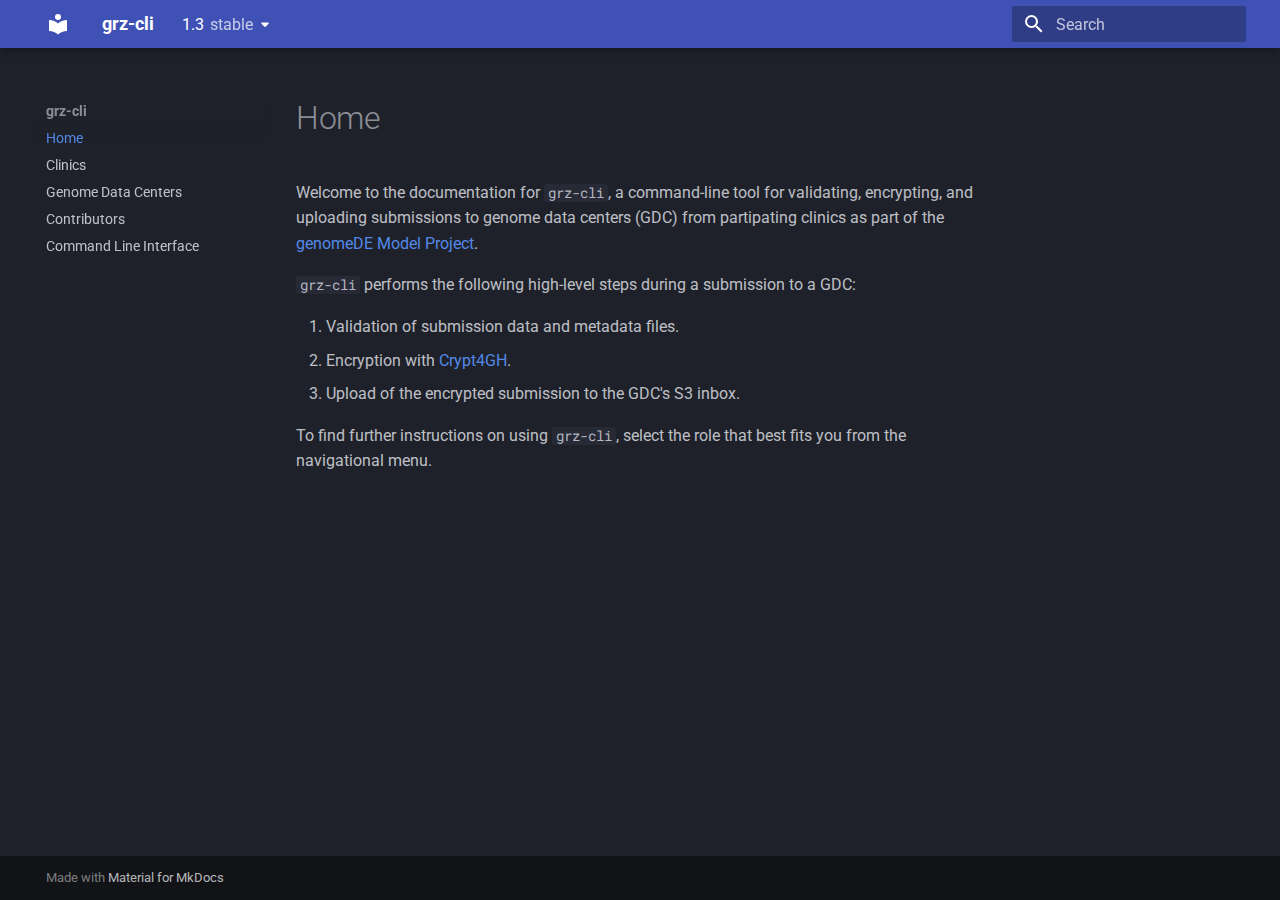
<file: grz-cli/1.3/index.html>
<!doctype html>
<html lang="en" class="no-js">
  <head>
    
      <meta charset="utf-8">
      <meta name="viewport" content="width=device-width,initial-scale=1">
      
      
      
        <link rel="canonical" href="https://BfArM-MVH.github.io/grz-tools/grz-cli/stable/">
      
      
      
        <link rel="next" href="clinic/">
      
      
      <link rel="icon" href="assets/images/favicon.png">
      <meta name="generator" content="mkdocs-1.6.1, mkdocs-material-9.6.22">
    
    
      
        <title>grz-cli</title>
      
    
    
      <link rel="stylesheet" href="assets/stylesheets/main.84d31ad4.min.css">
      
        
        <link rel="stylesheet" href="assets/stylesheets/palette.06af60db.min.css">
      
      


    
    
      
    
    
      
        
        
        <link rel="preconnect" href="https://fonts.gstatic.com" crossorigin>
        <link rel="stylesheet" href="https://fonts.googleapis.com/css?family=Roboto:300,300i,400,400i,700,700i%7CRoboto+Mono:400,400i,700,700i&display=fallback">
        <style>:root{--md-text-font:"Roboto";--md-code-font:"Roboto Mono"}</style>
      
    
    
      <link rel="stylesheet" href="assets/_mkdocstrings.css">
    
    <script>__md_scope=new URL(".",location),__md_hash=e=>[...e].reduce(((e,_)=>(e<<5)-e+_.charCodeAt(0)),0),__md_get=(e,_=localStorage,t=__md_scope)=>JSON.parse(_.getItem(t.pathname+"."+e)),__md_set=(e,_,t=localStorage,a=__md_scope)=>{try{t.setItem(a.pathname+"."+e,JSON.stringify(_))}catch(e){}}</script>
    
      

    
    
    
  </head>
  
  
    
    
    
    
    
    <body dir="ltr" data-md-color-scheme="slate" data-md-color-primary="indigo" data-md-color-accent="indigo">
  
    
    <input class="md-toggle" data-md-toggle="drawer" type="checkbox" id="__drawer" autocomplete="off">
    <input class="md-toggle" data-md-toggle="search" type="checkbox" id="__search" autocomplete="off">
    <label class="md-overlay" for="__drawer"></label>
    <div data-md-component="skip">
      
    </div>
    <div data-md-component="announce">
      
    </div>
    
      <div data-md-color-scheme="default" data-md-component="outdated" hidden>
        
      </div>
    
    
      

  

<header class="md-header md-header--shadow" data-md-component="header">
  <nav class="md-header__inner md-grid" aria-label="Header">
    <a href="." title="grz-cli" class="md-header__button md-logo" aria-label="grz-cli" data-md-component="logo">
      
  
  <svg xmlns="http://www.w3.org/2000/svg" viewBox="0 0 24 24"><path d="M12 8a3 3 0 0 0 3-3 3 3 0 0 0-3-3 3 3 0 0 0-3 3 3 3 0 0 0 3 3m0 3.54C9.64 9.35 6.5 8 3 8v11c3.5 0 6.64 1.35 9 3.54 2.36-2.19 5.5-3.54 9-3.54V8c-3.5 0-6.64 1.35-9 3.54"/></svg>

    </a>
    <label class="md-header__button md-icon" for="__drawer">
      
      <svg xmlns="http://www.w3.org/2000/svg" viewBox="0 0 24 24"><path d="M3 6h18v2H3zm0 5h18v2H3zm0 5h18v2H3z"/></svg>
    </label>
    <div class="md-header__title" data-md-component="header-title">
      <div class="md-header__ellipsis">
        <div class="md-header__topic">
          <span class="md-ellipsis">
            grz-cli
          </span>
        </div>
        <div class="md-header__topic" data-md-component="header-topic">
          <span class="md-ellipsis">
            
              Home
            
          </span>
        </div>
      </div>
    </div>
    
      
    
    
    
    
      
      
        <label class="md-header__button md-icon" for="__search">
          
          <svg xmlns="http://www.w3.org/2000/svg" viewBox="0 0 24 24"><path d="M9.5 3A6.5 6.5 0 0 1 16 9.5c0 1.61-.59 3.09-1.56 4.23l.27.27h.79l5 5-1.5 1.5-5-5v-.79l-.27-.27A6.52 6.52 0 0 1 9.5 16 6.5 6.5 0 0 1 3 9.5 6.5 6.5 0 0 1 9.5 3m0 2C7 5 5 7 5 9.5S7 14 9.5 14 14 12 14 9.5 12 5 9.5 5"/></svg>
        </label>
        <div class="md-search" data-md-component="search" role="dialog">
  <label class="md-search__overlay" for="__search"></label>
  <div class="md-search__inner" role="search">
    <form class="md-search__form" name="search">
      <input type="text" class="md-search__input" name="query" aria-label="Search" placeholder="Search" autocapitalize="off" autocorrect="off" autocomplete="off" spellcheck="false" data-md-component="search-query" required>
      <label class="md-search__icon md-icon" for="__search">
        
        <svg xmlns="http://www.w3.org/2000/svg" viewBox="0 0 24 24"><path d="M9.5 3A6.5 6.5 0 0 1 16 9.5c0 1.61-.59 3.09-1.56 4.23l.27.27h.79l5 5-1.5 1.5-5-5v-.79l-.27-.27A6.52 6.52 0 0 1 9.5 16 6.5 6.5 0 0 1 3 9.5 6.5 6.5 0 0 1 9.5 3m0 2C7 5 5 7 5 9.5S7 14 9.5 14 14 12 14 9.5 12 5 9.5 5"/></svg>
        
        <svg xmlns="http://www.w3.org/2000/svg" viewBox="0 0 24 24"><path d="M20 11v2H8l5.5 5.5-1.42 1.42L4.16 12l7.92-7.92L13.5 5.5 8 11z"/></svg>
      </label>
      <nav class="md-search__options" aria-label="Search">
        
        <button type="reset" class="md-search__icon md-icon" title="Clear" aria-label="Clear" tabindex="-1">
          
          <svg xmlns="http://www.w3.org/2000/svg" viewBox="0 0 24 24"><path d="M19 6.41 17.59 5 12 10.59 6.41 5 5 6.41 10.59 12 5 17.59 6.41 19 12 13.41 17.59 19 19 17.59 13.41 12z"/></svg>
        </button>
      </nav>
      
    </form>
    <div class="md-search__output">
      <div class="md-search__scrollwrap" tabindex="0" data-md-scrollfix>
        <div class="md-search-result" data-md-component="search-result">
          <div class="md-search-result__meta">
            Initializing search
          </div>
          <ol class="md-search-result__list" role="presentation"></ol>
        </div>
      </div>
    </div>
  </div>
</div>
      
    
    
  </nav>
  
</header>
    
    <div class="md-container" data-md-component="container">
      
      
        
          
        
      
      <main class="md-main" data-md-component="main">
        <div class="md-main__inner md-grid">
          
            
              
              <div class="md-sidebar md-sidebar--primary" data-md-component="sidebar" data-md-type="navigation" >
                <div class="md-sidebar__scrollwrap">
                  <div class="md-sidebar__inner">
                    



<nav class="md-nav md-nav--primary" aria-label="Navigation" data-md-level="0">
  <label class="md-nav__title" for="__drawer">
    <a href="." title="grz-cli" class="md-nav__button md-logo" aria-label="grz-cli" data-md-component="logo">
      
  
  <svg xmlns="http://www.w3.org/2000/svg" viewBox="0 0 24 24"><path d="M12 8a3 3 0 0 0 3-3 3 3 0 0 0-3-3 3 3 0 0 0-3 3 3 3 0 0 0 3 3m0 3.54C9.64 9.35 6.5 8 3 8v11c3.5 0 6.64 1.35 9 3.54 2.36-2.19 5.5-3.54 9-3.54V8c-3.5 0-6.64 1.35-9 3.54"/></svg>

    </a>
    grz-cli
  </label>
  
  <ul class="md-nav__list" data-md-scrollfix>
    
      
      
  
  
    
  
  
  
    <li class="md-nav__item md-nav__item--active">
      
      <input class="md-nav__toggle md-toggle" type="checkbox" id="__toc">
      
      
      
      <a href="." class="md-nav__link md-nav__link--active">
        
  
  
  <span class="md-ellipsis">
    Home
    
  </span>
  

      </a>
      
    </li>
  

    
      
      
  
  
  
  
    <li class="md-nav__item">
      <a href="clinic/" class="md-nav__link">
        
  
  
  <span class="md-ellipsis">
    Clinics
    
  </span>
  

      </a>
    </li>
  

    
      
      
  
  
  
  
    <li class="md-nav__item">
      <a href="gdc/" class="md-nav__link">
        
  
  
  <span class="md-ellipsis">
    Genome Data Centers
    
  </span>
  

      </a>
    </li>
  

    
      
      
  
  
  
  
    <li class="md-nav__item">
      <a href="contributing/" class="md-nav__link">
        
  
  
  <span class="md-ellipsis">
    Contributors
    
  </span>
  

      </a>
    </li>
  

    
      
      
  
  
  
  
    <li class="md-nav__item">
      <a href="cli/" class="md-nav__link">
        
  
  
  <span class="md-ellipsis">
    Command Line Interface
    
  </span>
  

      </a>
    </li>
  

    
  </ul>
</nav>
                  </div>
                </div>
              </div>
            
            
              
              <div class="md-sidebar md-sidebar--secondary" data-md-component="sidebar" data-md-type="toc" >
                <div class="md-sidebar__scrollwrap">
                  <div class="md-sidebar__inner">
                    

<nav class="md-nav md-nav--secondary" aria-label="Table of contents">
  
  
  
  
</nav>
                  </div>
                </div>
              </div>
            
          
          
            <div class="md-content" data-md-component="content">
              <article class="md-content__inner md-typeset">
                
                  



  <h1>Home</h1>

<p>Welcome to the documentation for <code>grz-cli</code>, a command-line tool for validating, encrypting, and uploading submissions to genome data centers (GDC) from partipating clinics as part of the <a href="https://www.bundesgesundheitsministerium.de/en/en/international/european-health-policy/genomde-en/">genomeDE Model Project</a>.</p>
<p><code>grz-cli</code> performs the following high-level steps during a submission to a GDC:</p>
<ol>
<li>Validation of submission data and metadata files.</li>
<li>Encryption with <a href="https://crypt4gh.readthedocs.io/">Crypt4GH</a>.</li>
<li>Upload of the encrypted submission to the GDC's S3 inbox.</li>
</ol>
<p>To find further instructions on using <code>grz-cli</code>, select the role that best fits you from the navigational menu.</p>












                
              </article>
            </div>
          
          
<script>var target=document.getElementById(location.hash.slice(1));target&&target.name&&(target.checked=target.name.startsWith("__tabbed_"))</script>
        </div>
        
      </main>
      
        <footer class="md-footer">
  
  <div class="md-footer-meta md-typeset">
    <div class="md-footer-meta__inner md-grid">
      <div class="md-copyright">
  
  
    Made with
    <a href="https://squidfunk.github.io/mkdocs-material/" target="_blank" rel="noopener">
      Material for MkDocs
    </a>
  
</div>
      
    </div>
  </div>
</footer>
      
    </div>
    <div class="md-dialog" data-md-component="dialog">
      <div class="md-dialog__inner md-typeset"></div>
    </div>
    
    
    
      
      <script id="__config" type="application/json">{"base": ".", "features": ["toc.follow"], "search": "assets/javascripts/workers/search.973d3a69.min.js", "tags": null, "translations": {"clipboard.copied": "Copied to clipboard", "clipboard.copy": "Copy to clipboard", "search.result.more.one": "1 more on this page", "search.result.more.other": "# more on this page", "search.result.none": "No matching documents", "search.result.one": "1 matching document", "search.result.other": "# matching documents", "search.result.placeholder": "Type to start searching", "search.result.term.missing": "Missing", "select.version": "Select version"}, "version": {"alias": true, "provider": "mike"}}</script>
    
    
      <script src="assets/javascripts/bundle.f55a23d4.min.js"></script>
      
    
  </body>
</html>
</file>
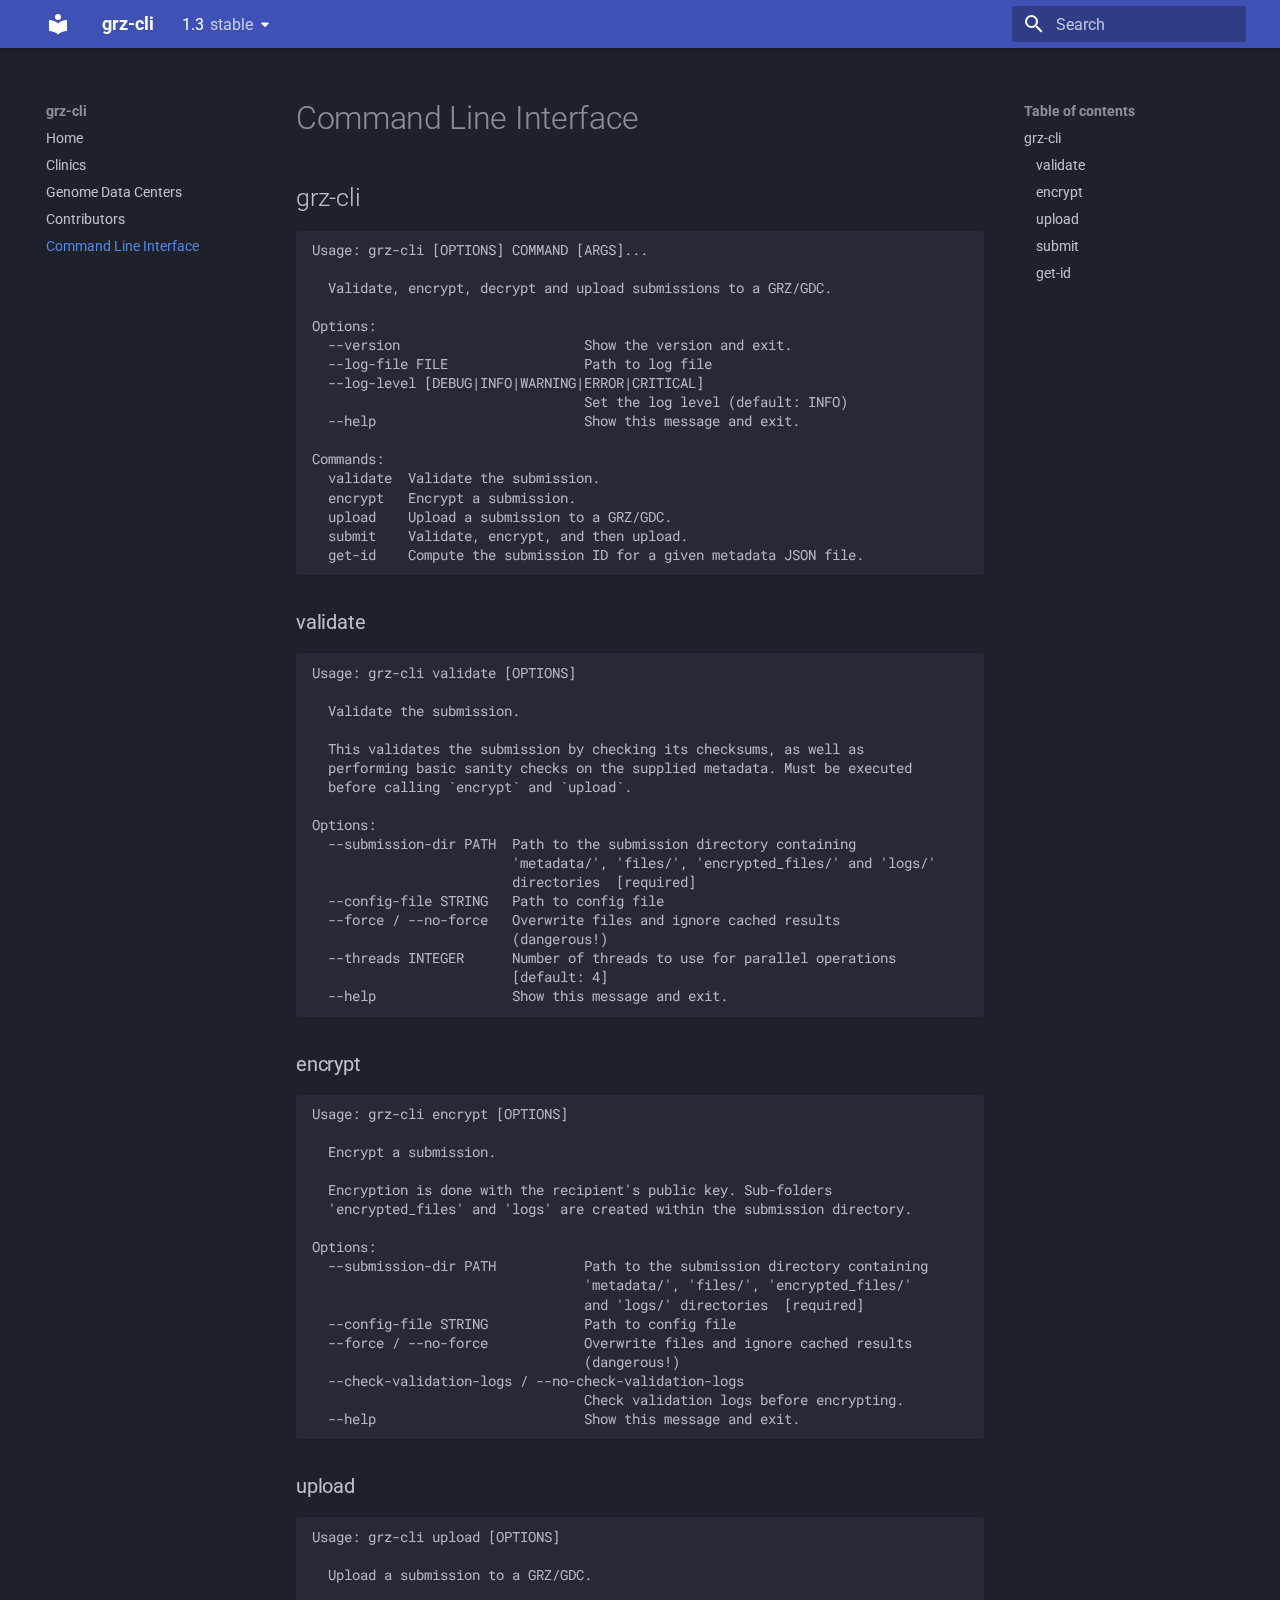
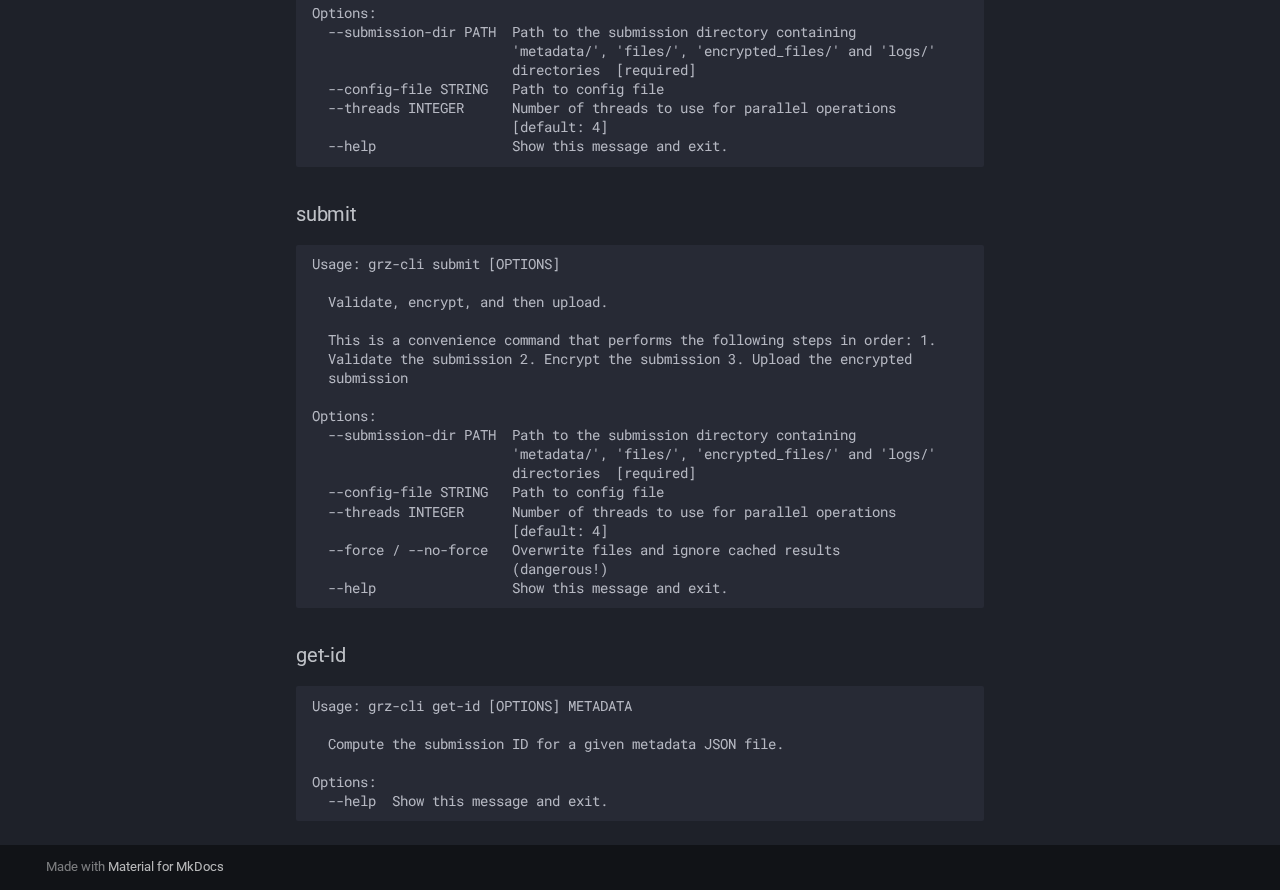
<file: grz-cli/1.3/cli/index.html>
<!doctype html>
<html lang="en" class="no-js">
  <head>
    
      <meta charset="utf-8">
      <meta name="viewport" content="width=device-width,initial-scale=1">
      
      
      
        <link rel="canonical" href="https://BfArM-MVH.github.io/grz-tools/grz-cli/stable/cli/">
      
      
        <link rel="prev" href="../contributing/">
      
      
      
      <link rel="icon" href="../assets/images/favicon.png">
      <meta name="generator" content="mkdocs-1.6.1, mkdocs-material-9.6.22">
    
    
      
        <title>Command Line Interface - grz-cli</title>
      
    
    
      <link rel="stylesheet" href="../assets/stylesheets/main.84d31ad4.min.css">
      
        
        <link rel="stylesheet" href="../assets/stylesheets/palette.06af60db.min.css">
      
      


    
    
      
    
    
      
        
        
        <link rel="preconnect" href="https://fonts.gstatic.com" crossorigin>
        <link rel="stylesheet" href="https://fonts.googleapis.com/css?family=Roboto:300,300i,400,400i,700,700i%7CRoboto+Mono:400,400i,700,700i&display=fallback">
        <style>:root{--md-text-font:"Roboto";--md-code-font:"Roboto Mono"}</style>
      
    
    
      <link rel="stylesheet" href="../assets/_mkdocstrings.css">
    
    <script>__md_scope=new URL("..",location),__md_hash=e=>[...e].reduce(((e,_)=>(e<<5)-e+_.charCodeAt(0)),0),__md_get=(e,_=localStorage,t=__md_scope)=>JSON.parse(_.getItem(t.pathname+"."+e)),__md_set=(e,_,t=localStorage,a=__md_scope)=>{try{t.setItem(a.pathname+"."+e,JSON.stringify(_))}catch(e){}}</script>
    
      

    
    
    
  </head>
  
  
    
    
    
    
    
    <body dir="ltr" data-md-color-scheme="slate" data-md-color-primary="indigo" data-md-color-accent="indigo">
  
    
    <input class="md-toggle" data-md-toggle="drawer" type="checkbox" id="__drawer" autocomplete="off">
    <input class="md-toggle" data-md-toggle="search" type="checkbox" id="__search" autocomplete="off">
    <label class="md-overlay" for="__drawer"></label>
    <div data-md-component="skip">
      
        
        <a href="#grz-cli" class="md-skip">
          Skip to content
        </a>
      
    </div>
    <div data-md-component="announce">
      
    </div>
    
      <div data-md-color-scheme="default" data-md-component="outdated" hidden>
        
      </div>
    
    
      

  

<header class="md-header md-header--shadow" data-md-component="header">
  <nav class="md-header__inner md-grid" aria-label="Header">
    <a href=".." title="grz-cli" class="md-header__button md-logo" aria-label="grz-cli" data-md-component="logo">
      
  
  <svg xmlns="http://www.w3.org/2000/svg" viewBox="0 0 24 24"><path d="M12 8a3 3 0 0 0 3-3 3 3 0 0 0-3-3 3 3 0 0 0-3 3 3 3 0 0 0 3 3m0 3.54C9.64 9.35 6.5 8 3 8v11c3.5 0 6.64 1.35 9 3.54 2.36-2.19 5.5-3.54 9-3.54V8c-3.5 0-6.64 1.35-9 3.54"/></svg>

    </a>
    <label class="md-header__button md-icon" for="__drawer">
      
      <svg xmlns="http://www.w3.org/2000/svg" viewBox="0 0 24 24"><path d="M3 6h18v2H3zm0 5h18v2H3zm0 5h18v2H3z"/></svg>
    </label>
    <div class="md-header__title" data-md-component="header-title">
      <div class="md-header__ellipsis">
        <div class="md-header__topic">
          <span class="md-ellipsis">
            grz-cli
          </span>
        </div>
        <div class="md-header__topic" data-md-component="header-topic">
          <span class="md-ellipsis">
            
              Command Line Interface
            
          </span>
        </div>
      </div>
    </div>
    
      
    
    
    
    
      
      
        <label class="md-header__button md-icon" for="__search">
          
          <svg xmlns="http://www.w3.org/2000/svg" viewBox="0 0 24 24"><path d="M9.5 3A6.5 6.5 0 0 1 16 9.5c0 1.61-.59 3.09-1.56 4.23l.27.27h.79l5 5-1.5 1.5-5-5v-.79l-.27-.27A6.52 6.52 0 0 1 9.5 16 6.5 6.5 0 0 1 3 9.5 6.5 6.5 0 0 1 9.5 3m0 2C7 5 5 7 5 9.5S7 14 9.5 14 14 12 14 9.5 12 5 9.5 5"/></svg>
        </label>
        <div class="md-search" data-md-component="search" role="dialog">
  <label class="md-search__overlay" for="__search"></label>
  <div class="md-search__inner" role="search">
    <form class="md-search__form" name="search">
      <input type="text" class="md-search__input" name="query" aria-label="Search" placeholder="Search" autocapitalize="off" autocorrect="off" autocomplete="off" spellcheck="false" data-md-component="search-query" required>
      <label class="md-search__icon md-icon" for="__search">
        
        <svg xmlns="http://www.w3.org/2000/svg" viewBox="0 0 24 24"><path d="M9.5 3A6.5 6.5 0 0 1 16 9.5c0 1.61-.59 3.09-1.56 4.23l.27.27h.79l5 5-1.5 1.5-5-5v-.79l-.27-.27A6.52 6.52 0 0 1 9.5 16 6.5 6.5 0 0 1 3 9.5 6.5 6.5 0 0 1 9.5 3m0 2C7 5 5 7 5 9.5S7 14 9.5 14 14 12 14 9.5 12 5 9.5 5"/></svg>
        
        <svg xmlns="http://www.w3.org/2000/svg" viewBox="0 0 24 24"><path d="M20 11v2H8l5.5 5.5-1.42 1.42L4.16 12l7.92-7.92L13.5 5.5 8 11z"/></svg>
      </label>
      <nav class="md-search__options" aria-label="Search">
        
        <button type="reset" class="md-search__icon md-icon" title="Clear" aria-label="Clear" tabindex="-1">
          
          <svg xmlns="http://www.w3.org/2000/svg" viewBox="0 0 24 24"><path d="M19 6.41 17.59 5 12 10.59 6.41 5 5 6.41 10.59 12 5 17.59 6.41 19 12 13.41 17.59 19 19 17.59 13.41 12z"/></svg>
        </button>
      </nav>
      
    </form>
    <div class="md-search__output">
      <div class="md-search__scrollwrap" tabindex="0" data-md-scrollfix>
        <div class="md-search-result" data-md-component="search-result">
          <div class="md-search-result__meta">
            Initializing search
          </div>
          <ol class="md-search-result__list" role="presentation"></ol>
        </div>
      </div>
    </div>
  </div>
</div>
      
    
    
  </nav>
  
</header>
    
    <div class="md-container" data-md-component="container">
      
      
        
          
        
      
      <main class="md-main" data-md-component="main">
        <div class="md-main__inner md-grid">
          
            
              
              <div class="md-sidebar md-sidebar--primary" data-md-component="sidebar" data-md-type="navigation" >
                <div class="md-sidebar__scrollwrap">
                  <div class="md-sidebar__inner">
                    



<nav class="md-nav md-nav--primary" aria-label="Navigation" data-md-level="0">
  <label class="md-nav__title" for="__drawer">
    <a href=".." title="grz-cli" class="md-nav__button md-logo" aria-label="grz-cli" data-md-component="logo">
      
  
  <svg xmlns="http://www.w3.org/2000/svg" viewBox="0 0 24 24"><path d="M12 8a3 3 0 0 0 3-3 3 3 0 0 0-3-3 3 3 0 0 0-3 3 3 3 0 0 0 3 3m0 3.54C9.64 9.35 6.5 8 3 8v11c3.5 0 6.64 1.35 9 3.54 2.36-2.19 5.5-3.54 9-3.54V8c-3.5 0-6.64 1.35-9 3.54"/></svg>

    </a>
    grz-cli
  </label>
  
  <ul class="md-nav__list" data-md-scrollfix>
    
      
      
  
  
  
  
    <li class="md-nav__item">
      <a href=".." class="md-nav__link">
        
  
  
  <span class="md-ellipsis">
    Home
    
  </span>
  

      </a>
    </li>
  

    
      
      
  
  
  
  
    <li class="md-nav__item">
      <a href="../clinic/" class="md-nav__link">
        
  
  
  <span class="md-ellipsis">
    Clinics
    
  </span>
  

      </a>
    </li>
  

    
      
      
  
  
  
  
    <li class="md-nav__item">
      <a href="../gdc/" class="md-nav__link">
        
  
  
  <span class="md-ellipsis">
    Genome Data Centers
    
  </span>
  

      </a>
    </li>
  

    
      
      
  
  
  
  
    <li class="md-nav__item">
      <a href="../contributing/" class="md-nav__link">
        
  
  
  <span class="md-ellipsis">
    Contributors
    
  </span>
  

      </a>
    </li>
  

    
      
      
  
  
    
  
  
  
    <li class="md-nav__item md-nav__item--active">
      
      <input class="md-nav__toggle md-toggle" type="checkbox" id="__toc">
      
      
      
        <label class="md-nav__link md-nav__link--active" for="__toc">
          
  
  
  <span class="md-ellipsis">
    Command Line Interface
    
  </span>
  

          <span class="md-nav__icon md-icon"></span>
        </label>
      
      <a href="./" class="md-nav__link md-nav__link--active">
        
  
  
  <span class="md-ellipsis">
    Command Line Interface
    
  </span>
  

      </a>
      
        

<nav class="md-nav md-nav--secondary" aria-label="Table of contents">
  
  
  
  
    <label class="md-nav__title" for="__toc">
      <span class="md-nav__icon md-icon"></span>
      Table of contents
    </label>
    <ul class="md-nav__list" data-md-component="toc" data-md-scrollfix>
      
        <li class="md-nav__item">
  <a href="#grz-cli" class="md-nav__link">
    <span class="md-ellipsis">
      grz-cli
    </span>
  </a>
  
    <nav class="md-nav" aria-label="grz-cli">
      <ul class="md-nav__list">
        
          <li class="md-nav__item">
  <a href="#validate" class="md-nav__link">
    <span class="md-ellipsis">
      validate
    </span>
  </a>
  
</li>
        
          <li class="md-nav__item">
  <a href="#encrypt" class="md-nav__link">
    <span class="md-ellipsis">
      encrypt
    </span>
  </a>
  
</li>
        
          <li class="md-nav__item">
  <a href="#upload" class="md-nav__link">
    <span class="md-ellipsis">
      upload
    </span>
  </a>
  
</li>
        
          <li class="md-nav__item">
  <a href="#submit" class="md-nav__link">
    <span class="md-ellipsis">
      submit
    </span>
  </a>
  
</li>
        
          <li class="md-nav__item">
  <a href="#get-id" class="md-nav__link">
    <span class="md-ellipsis">
      get-id
    </span>
  </a>
  
</li>
        
      </ul>
    </nav>
  
</li>
      
    </ul>
  
</nav>
      
    </li>
  

    
  </ul>
</nav>
                  </div>
                </div>
              </div>
            
            
              
              <div class="md-sidebar md-sidebar--secondary" data-md-component="sidebar" data-md-type="toc" >
                <div class="md-sidebar__scrollwrap">
                  <div class="md-sidebar__inner">
                    

<nav class="md-nav md-nav--secondary" aria-label="Table of contents">
  
  
  
  
    <label class="md-nav__title" for="__toc">
      <span class="md-nav__icon md-icon"></span>
      Table of contents
    </label>
    <ul class="md-nav__list" data-md-component="toc" data-md-scrollfix>
      
        <li class="md-nav__item">
  <a href="#grz-cli" class="md-nav__link">
    <span class="md-ellipsis">
      grz-cli
    </span>
  </a>
  
    <nav class="md-nav" aria-label="grz-cli">
      <ul class="md-nav__list">
        
          <li class="md-nav__item">
  <a href="#validate" class="md-nav__link">
    <span class="md-ellipsis">
      validate
    </span>
  </a>
  
</li>
        
          <li class="md-nav__item">
  <a href="#encrypt" class="md-nav__link">
    <span class="md-ellipsis">
      encrypt
    </span>
  </a>
  
</li>
        
          <li class="md-nav__item">
  <a href="#upload" class="md-nav__link">
    <span class="md-ellipsis">
      upload
    </span>
  </a>
  
</li>
        
          <li class="md-nav__item">
  <a href="#submit" class="md-nav__link">
    <span class="md-ellipsis">
      submit
    </span>
  </a>
  
</li>
        
          <li class="md-nav__item">
  <a href="#get-id" class="md-nav__link">
    <span class="md-ellipsis">
      get-id
    </span>
  </a>
  
</li>
        
      </ul>
    </nav>
  
</li>
      
    </ul>
  
</nav>
                  </div>
                </div>
              </div>
            
          
          
            <div class="md-content" data-md-component="content">
              <article class="md-content__inner md-typeset">
                
                  



  <h1>Command Line Interface</h1>

<h2 id="grz-cli">grz-cli<a class="headerlink" href="#grz-cli" title="Permanent link">#</a></h2>
<div class="highlight"><pre><span></span><code>Usage: grz-cli [OPTIONS] COMMAND [ARGS]...

  Validate, encrypt, decrypt and upload submissions to a GRZ/GDC.

Options:
  --version                       Show the version and exit.
  --log-file FILE                 Path to log file
  --log-level [DEBUG|INFO|WARNING|ERROR|CRITICAL]
                                  Set the log level (default: INFO)
  --help                          Show this message and exit.

Commands:
  validate  Validate the submission.
  encrypt   Encrypt a submission.
  upload    Upload a submission to a GRZ/GDC.
  submit    Validate, encrypt, and then upload.
  get-id    Compute the submission ID for a given metadata JSON file.
</code></pre></div>
<h3 id="validate">validate<a class="headerlink" href="#validate" title="Permanent link">#</a></h3>
<div class="highlight"><pre><span></span><code>Usage: grz-cli validate [OPTIONS]

  Validate the submission.

  This validates the submission by checking its checksums, as well as
  performing basic sanity checks on the supplied metadata. Must be executed
  before calling `encrypt` and `upload`.

Options:
  --submission-dir PATH  Path to the submission directory containing
                         &#39;metadata/&#39;, &#39;files/&#39;, &#39;encrypted_files/&#39; and &#39;logs/&#39;
                         directories  [required]
  --config-file STRING   Path to config file
  --force / --no-force   Overwrite files and ignore cached results
                         (dangerous!)
  --threads INTEGER      Number of threads to use for parallel operations
                         [default: 4]
  --help                 Show this message and exit.
</code></pre></div>
<h3 id="encrypt">encrypt<a class="headerlink" href="#encrypt" title="Permanent link">#</a></h3>
<div class="highlight"><pre><span></span><code>Usage: grz-cli encrypt [OPTIONS]

  Encrypt a submission.

  Encryption is done with the recipient&#39;s public key. Sub-folders
  &#39;encrypted_files&#39; and &#39;logs&#39; are created within the submission directory.

Options:
  --submission-dir PATH           Path to the submission directory containing
                                  &#39;metadata/&#39;, &#39;files/&#39;, &#39;encrypted_files/&#39;
                                  and &#39;logs/&#39; directories  [required]
  --config-file STRING            Path to config file
  --force / --no-force            Overwrite files and ignore cached results
                                  (dangerous!)
  --check-validation-logs / --no-check-validation-logs
                                  Check validation logs before encrypting.
  --help                          Show this message and exit.
</code></pre></div>
<h3 id="upload">upload<a class="headerlink" href="#upload" title="Permanent link">#</a></h3>
<div class="highlight"><pre><span></span><code>Usage: grz-cli upload [OPTIONS]

  Upload a submission to a GRZ/GDC.

Options:
  --submission-dir PATH  Path to the submission directory containing
                         &#39;metadata/&#39;, &#39;files/&#39;, &#39;encrypted_files/&#39; and &#39;logs/&#39;
                         directories  [required]
  --config-file STRING   Path to config file
  --threads INTEGER      Number of threads to use for parallel operations
                         [default: 4]
  --help                 Show this message and exit.
</code></pre></div>
<h3 id="submit">submit<a class="headerlink" href="#submit" title="Permanent link">#</a></h3>
<div class="highlight"><pre><span></span><code>Usage: grz-cli submit [OPTIONS]

  Validate, encrypt, and then upload.

  This is a convenience command that performs the following steps in order: 1.
  Validate the submission 2. Encrypt the submission 3. Upload the encrypted
  submission

Options:
  --submission-dir PATH  Path to the submission directory containing
                         &#39;metadata/&#39;, &#39;files/&#39;, &#39;encrypted_files/&#39; and &#39;logs/&#39;
                         directories  [required]
  --config-file STRING   Path to config file
  --threads INTEGER      Number of threads to use for parallel operations
                         [default: 4]
  --force / --no-force   Overwrite files and ignore cached results
                         (dangerous!)
  --help                 Show this message and exit.
</code></pre></div>
<h3 id="get-id">get-id<a class="headerlink" href="#get-id" title="Permanent link">#</a></h3>
<div class="highlight"><pre><span></span><code>Usage: grz-cli get-id [OPTIONS] METADATA

  Compute the submission ID for a given metadata JSON file.

Options:
  --help  Show this message and exit.
</code></pre></div>












                
              </article>
            </div>
          
          
<script>var target=document.getElementById(location.hash.slice(1));target&&target.name&&(target.checked=target.name.startsWith("__tabbed_"))</script>
        </div>
        
      </main>
      
        <footer class="md-footer">
  
  <div class="md-footer-meta md-typeset">
    <div class="md-footer-meta__inner md-grid">
      <div class="md-copyright">
  
  
    Made with
    <a href="https://squidfunk.github.io/mkdocs-material/" target="_blank" rel="noopener">
      Material for MkDocs
    </a>
  
</div>
      
    </div>
  </div>
</footer>
      
    </div>
    <div class="md-dialog" data-md-component="dialog">
      <div class="md-dialog__inner md-typeset"></div>
    </div>
    
    
    
      
      <script id="__config" type="application/json">{"base": "..", "features": ["toc.follow"], "search": "../assets/javascripts/workers/search.973d3a69.min.js", "tags": null, "translations": {"clipboard.copied": "Copied to clipboard", "clipboard.copy": "Copy to clipboard", "search.result.more.one": "1 more on this page", "search.result.more.other": "# more on this page", "search.result.none": "No matching documents", "search.result.one": "1 matching document", "search.result.other": "# matching documents", "search.result.placeholder": "Type to start searching", "search.result.term.missing": "Missing", "select.version": "Select version"}, "version": {"alias": true, "provider": "mike"}}</script>
    
    
      <script src="../assets/javascripts/bundle.f55a23d4.min.js"></script>
      
    
  </body>
</html>
</file>
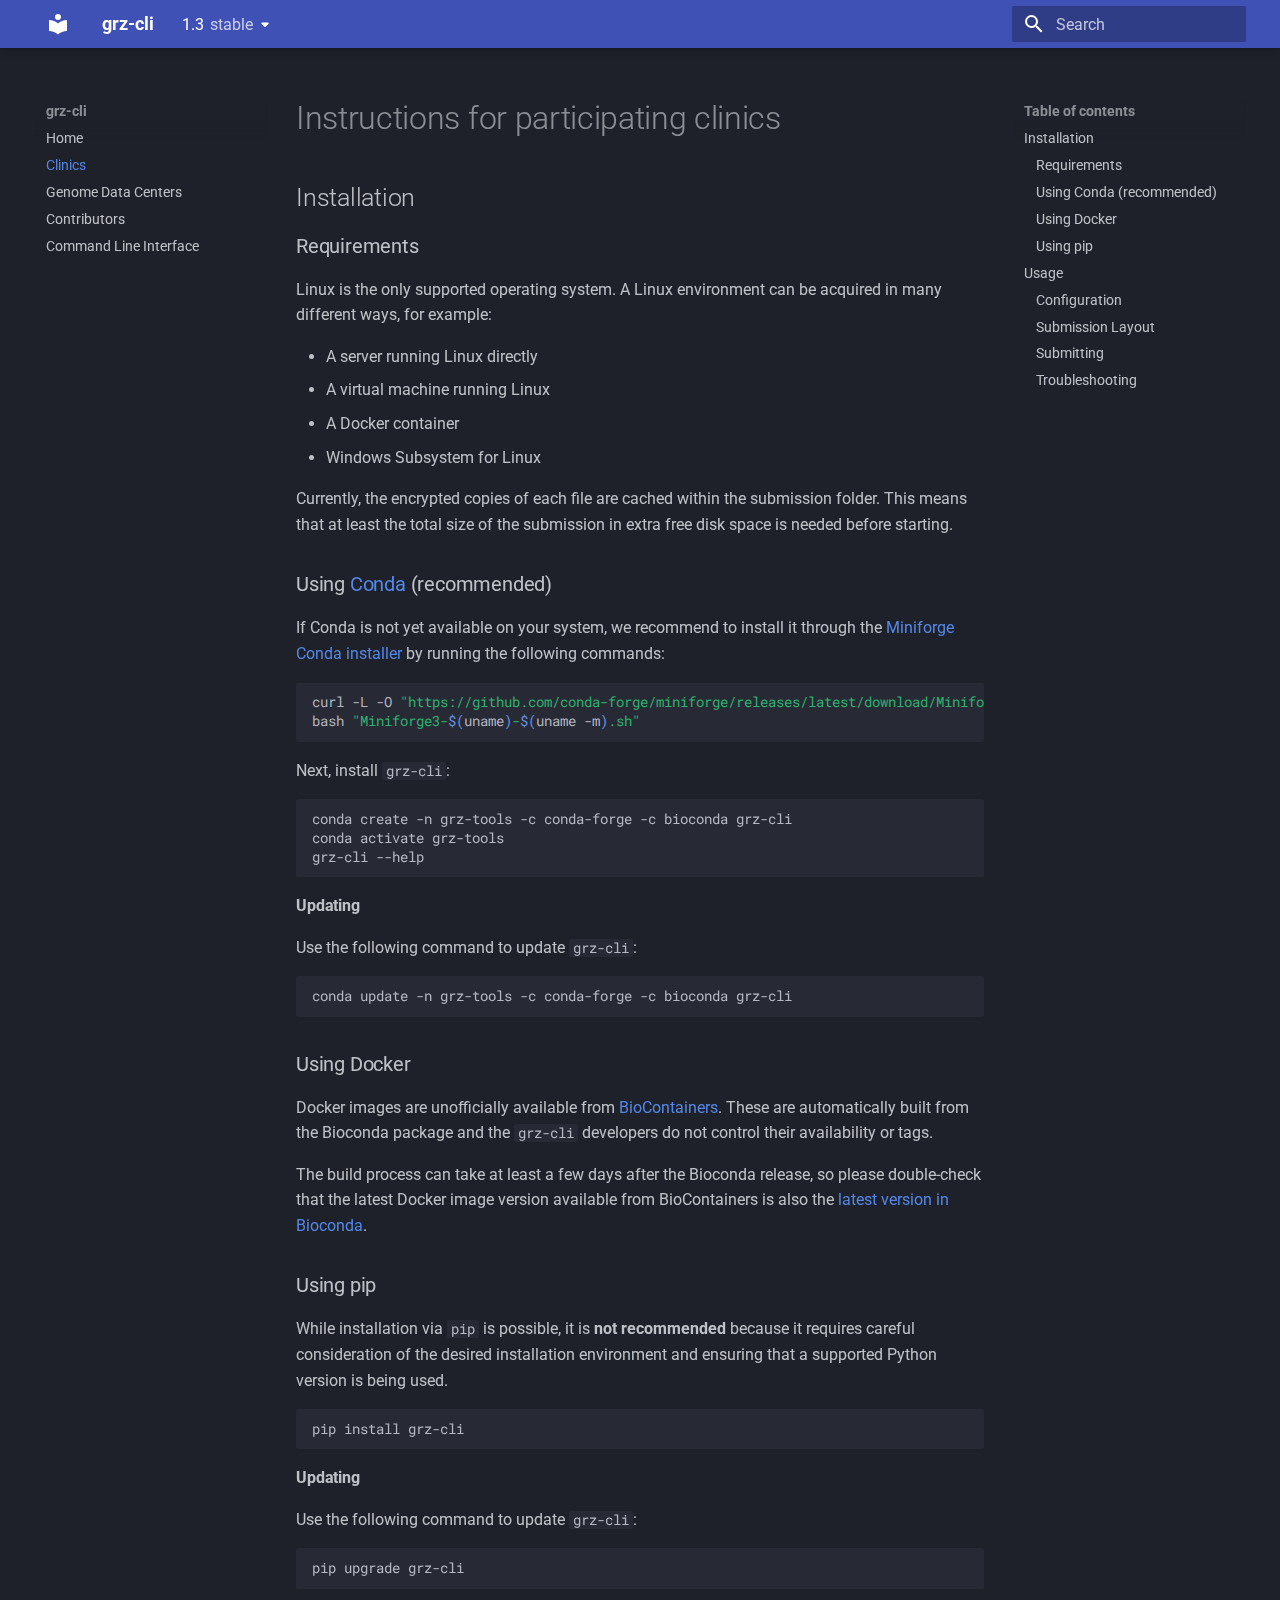
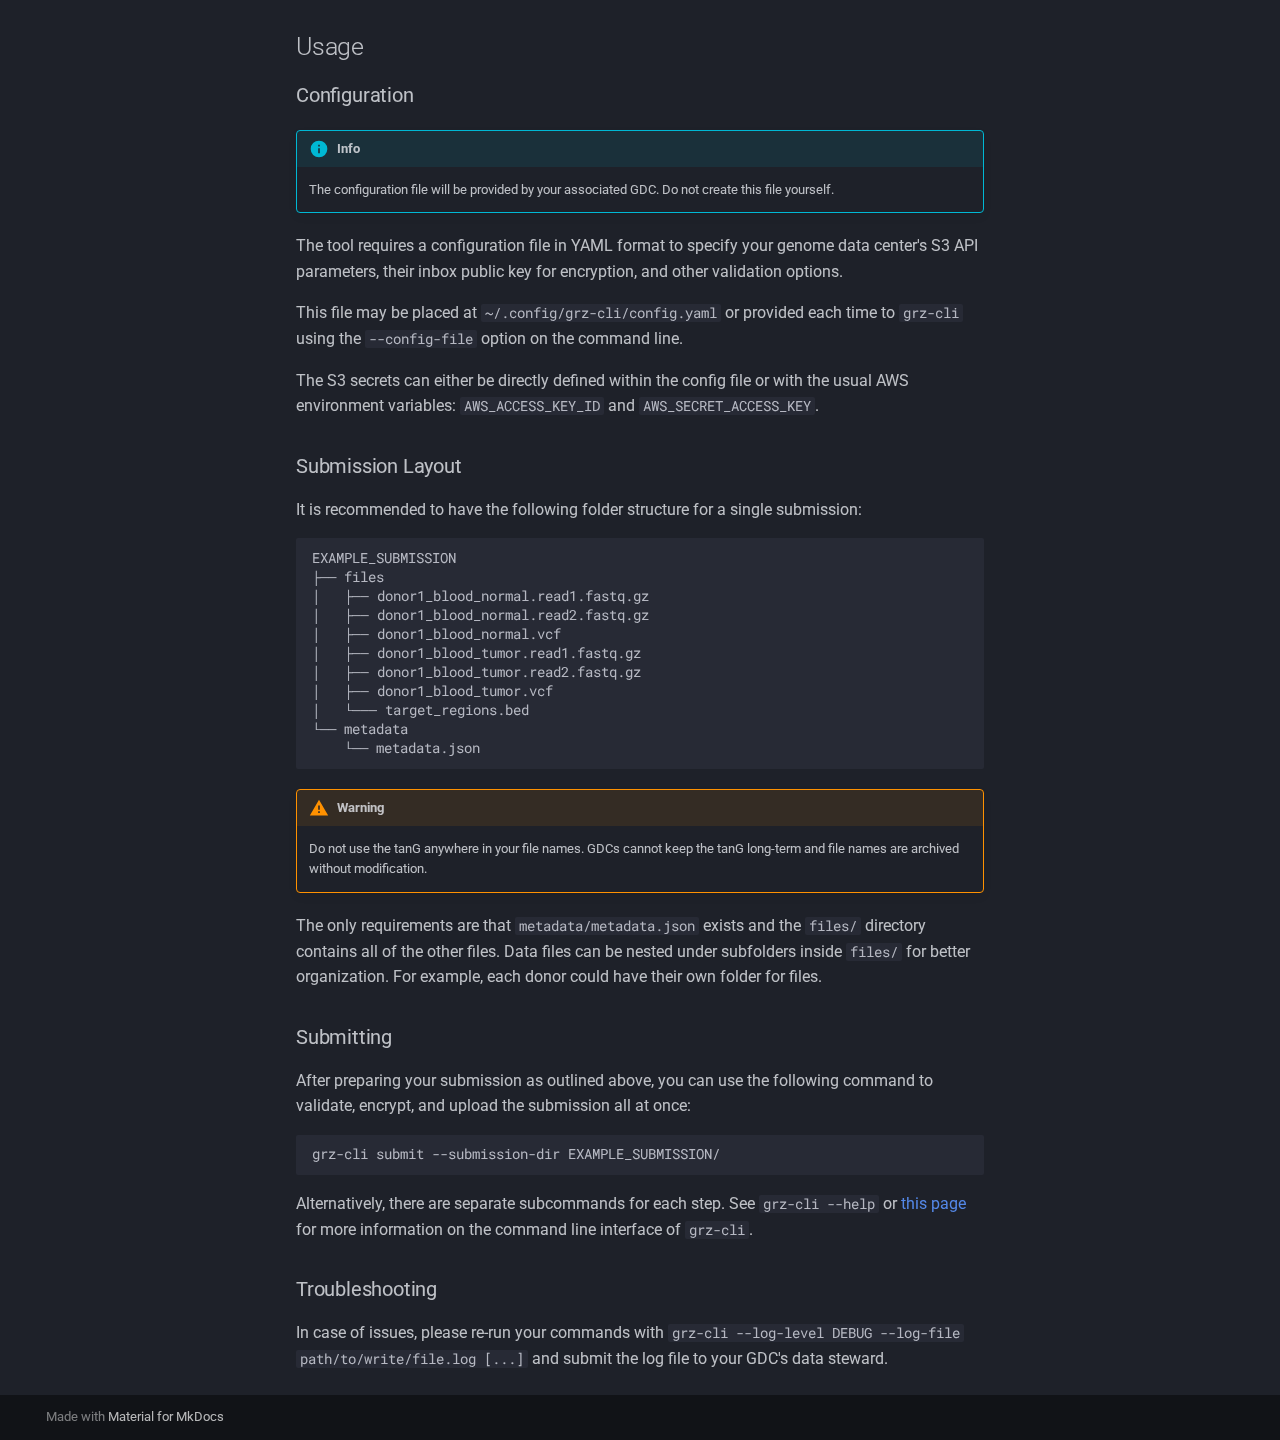
<file: grz-cli/1.3/clinic/index.html>
<!doctype html>
<html lang="en" class="no-js">
  <head>
    
      <meta charset="utf-8">
      <meta name="viewport" content="width=device-width,initial-scale=1">
      
      
      
        <link rel="canonical" href="https://BfArM-MVH.github.io/grz-tools/grz-cli/stable/clinic/">
      
      
        <link rel="prev" href="..">
      
      
        <link rel="next" href="../gdc/">
      
      
      <link rel="icon" href="../assets/images/favicon.png">
      <meta name="generator" content="mkdocs-1.6.1, mkdocs-material-9.6.22">
    
    
      
        <title>Clinics - grz-cli</title>
      
    
    
      <link rel="stylesheet" href="../assets/stylesheets/main.84d31ad4.min.css">
      
        
        <link rel="stylesheet" href="../assets/stylesheets/palette.06af60db.min.css">
      
      


    
    
      
    
    
      
        
        
        <link rel="preconnect" href="https://fonts.gstatic.com" crossorigin>
        <link rel="stylesheet" href="https://fonts.googleapis.com/css?family=Roboto:300,300i,400,400i,700,700i%7CRoboto+Mono:400,400i,700,700i&display=fallback">
        <style>:root{--md-text-font:"Roboto";--md-code-font:"Roboto Mono"}</style>
      
    
    
      <link rel="stylesheet" href="../assets/_mkdocstrings.css">
    
    <script>__md_scope=new URL("..",location),__md_hash=e=>[...e].reduce(((e,_)=>(e<<5)-e+_.charCodeAt(0)),0),__md_get=(e,_=localStorage,t=__md_scope)=>JSON.parse(_.getItem(t.pathname+"."+e)),__md_set=(e,_,t=localStorage,a=__md_scope)=>{try{t.setItem(a.pathname+"."+e,JSON.stringify(_))}catch(e){}}</script>
    
      

    
    
    
  </head>
  
  
    
    
    
    
    
    <body dir="ltr" data-md-color-scheme="slate" data-md-color-primary="indigo" data-md-color-accent="indigo">
  
    
    <input class="md-toggle" data-md-toggle="drawer" type="checkbox" id="__drawer" autocomplete="off">
    <input class="md-toggle" data-md-toggle="search" type="checkbox" id="__search" autocomplete="off">
    <label class="md-overlay" for="__drawer"></label>
    <div data-md-component="skip">
      
        
        <a href="#instructions-for-participating-clinics" class="md-skip">
          Skip to content
        </a>
      
    </div>
    <div data-md-component="announce">
      
    </div>
    
      <div data-md-color-scheme="default" data-md-component="outdated" hidden>
        
      </div>
    
    
      

  

<header class="md-header md-header--shadow" data-md-component="header">
  <nav class="md-header__inner md-grid" aria-label="Header">
    <a href=".." title="grz-cli" class="md-header__button md-logo" aria-label="grz-cli" data-md-component="logo">
      
  
  <svg xmlns="http://www.w3.org/2000/svg" viewBox="0 0 24 24"><path d="M12 8a3 3 0 0 0 3-3 3 3 0 0 0-3-3 3 3 0 0 0-3 3 3 3 0 0 0 3 3m0 3.54C9.64 9.35 6.5 8 3 8v11c3.5 0 6.64 1.35 9 3.54 2.36-2.19 5.5-3.54 9-3.54V8c-3.5 0-6.64 1.35-9 3.54"/></svg>

    </a>
    <label class="md-header__button md-icon" for="__drawer">
      
      <svg xmlns="http://www.w3.org/2000/svg" viewBox="0 0 24 24"><path d="M3 6h18v2H3zm0 5h18v2H3zm0 5h18v2H3z"/></svg>
    </label>
    <div class="md-header__title" data-md-component="header-title">
      <div class="md-header__ellipsis">
        <div class="md-header__topic">
          <span class="md-ellipsis">
            grz-cli
          </span>
        </div>
        <div class="md-header__topic" data-md-component="header-topic">
          <span class="md-ellipsis">
            
              Clinics
            
          </span>
        </div>
      </div>
    </div>
    
      
    
    
    
    
      
      
        <label class="md-header__button md-icon" for="__search">
          
          <svg xmlns="http://www.w3.org/2000/svg" viewBox="0 0 24 24"><path d="M9.5 3A6.5 6.5 0 0 1 16 9.5c0 1.61-.59 3.09-1.56 4.23l.27.27h.79l5 5-1.5 1.5-5-5v-.79l-.27-.27A6.52 6.52 0 0 1 9.5 16 6.5 6.5 0 0 1 3 9.5 6.5 6.5 0 0 1 9.5 3m0 2C7 5 5 7 5 9.5S7 14 9.5 14 14 12 14 9.5 12 5 9.5 5"/></svg>
        </label>
        <div class="md-search" data-md-component="search" role="dialog">
  <label class="md-search__overlay" for="__search"></label>
  <div class="md-search__inner" role="search">
    <form class="md-search__form" name="search">
      <input type="text" class="md-search__input" name="query" aria-label="Search" placeholder="Search" autocapitalize="off" autocorrect="off" autocomplete="off" spellcheck="false" data-md-component="search-query" required>
      <label class="md-search__icon md-icon" for="__search">
        
        <svg xmlns="http://www.w3.org/2000/svg" viewBox="0 0 24 24"><path d="M9.5 3A6.5 6.5 0 0 1 16 9.5c0 1.61-.59 3.09-1.56 4.23l.27.27h.79l5 5-1.5 1.5-5-5v-.79l-.27-.27A6.52 6.52 0 0 1 9.5 16 6.5 6.5 0 0 1 3 9.5 6.5 6.5 0 0 1 9.5 3m0 2C7 5 5 7 5 9.5S7 14 9.5 14 14 12 14 9.5 12 5 9.5 5"/></svg>
        
        <svg xmlns="http://www.w3.org/2000/svg" viewBox="0 0 24 24"><path d="M20 11v2H8l5.5 5.5-1.42 1.42L4.16 12l7.92-7.92L13.5 5.5 8 11z"/></svg>
      </label>
      <nav class="md-search__options" aria-label="Search">
        
        <button type="reset" class="md-search__icon md-icon" title="Clear" aria-label="Clear" tabindex="-1">
          
          <svg xmlns="http://www.w3.org/2000/svg" viewBox="0 0 24 24"><path d="M19 6.41 17.59 5 12 10.59 6.41 5 5 6.41 10.59 12 5 17.59 6.41 19 12 13.41 17.59 19 19 17.59 13.41 12z"/></svg>
        </button>
      </nav>
      
    </form>
    <div class="md-search__output">
      <div class="md-search__scrollwrap" tabindex="0" data-md-scrollfix>
        <div class="md-search-result" data-md-component="search-result">
          <div class="md-search-result__meta">
            Initializing search
          </div>
          <ol class="md-search-result__list" role="presentation"></ol>
        </div>
      </div>
    </div>
  </div>
</div>
      
    
    
  </nav>
  
</header>
    
    <div class="md-container" data-md-component="container">
      
      
        
          
        
      
      <main class="md-main" data-md-component="main">
        <div class="md-main__inner md-grid">
          
            
              
              <div class="md-sidebar md-sidebar--primary" data-md-component="sidebar" data-md-type="navigation" >
                <div class="md-sidebar__scrollwrap">
                  <div class="md-sidebar__inner">
                    



<nav class="md-nav md-nav--primary" aria-label="Navigation" data-md-level="0">
  <label class="md-nav__title" for="__drawer">
    <a href=".." title="grz-cli" class="md-nav__button md-logo" aria-label="grz-cli" data-md-component="logo">
      
  
  <svg xmlns="http://www.w3.org/2000/svg" viewBox="0 0 24 24"><path d="M12 8a3 3 0 0 0 3-3 3 3 0 0 0-3-3 3 3 0 0 0-3 3 3 3 0 0 0 3 3m0 3.54C9.64 9.35 6.5 8 3 8v11c3.5 0 6.64 1.35 9 3.54 2.36-2.19 5.5-3.54 9-3.54V8c-3.5 0-6.64 1.35-9 3.54"/></svg>

    </a>
    grz-cli
  </label>
  
  <ul class="md-nav__list" data-md-scrollfix>
    
      
      
  
  
  
  
    <li class="md-nav__item">
      <a href=".." class="md-nav__link">
        
  
  
  <span class="md-ellipsis">
    Home
    
  </span>
  

      </a>
    </li>
  

    
      
      
  
  
    
  
  
  
    <li class="md-nav__item md-nav__item--active">
      
      <input class="md-nav__toggle md-toggle" type="checkbox" id="__toc">
      
      
        
      
      
        <label class="md-nav__link md-nav__link--active" for="__toc">
          
  
  
  <span class="md-ellipsis">
    Clinics
    
  </span>
  

          <span class="md-nav__icon md-icon"></span>
        </label>
      
      <a href="./" class="md-nav__link md-nav__link--active">
        
  
  
  <span class="md-ellipsis">
    Clinics
    
  </span>
  

      </a>
      
        

<nav class="md-nav md-nav--secondary" aria-label="Table of contents">
  
  
  
    
  
  
    <label class="md-nav__title" for="__toc">
      <span class="md-nav__icon md-icon"></span>
      Table of contents
    </label>
    <ul class="md-nav__list" data-md-component="toc" data-md-scrollfix>
      
        <li class="md-nav__item">
  <a href="#installation" class="md-nav__link">
    <span class="md-ellipsis">
      Installation
    </span>
  </a>
  
    <nav class="md-nav" aria-label="Installation">
      <ul class="md-nav__list">
        
          <li class="md-nav__item">
  <a href="#requirements" class="md-nav__link">
    <span class="md-ellipsis">
      Requirements
    </span>
  </a>
  
</li>
        
          <li class="md-nav__item">
  <a href="#using-conda-recommended" class="md-nav__link">
    <span class="md-ellipsis">
      Using Conda (recommended)
    </span>
  </a>
  
</li>
        
          <li class="md-nav__item">
  <a href="#using-docker" class="md-nav__link">
    <span class="md-ellipsis">
      Using Docker
    </span>
  </a>
  
</li>
        
          <li class="md-nav__item">
  <a href="#using-pip" class="md-nav__link">
    <span class="md-ellipsis">
      Using pip
    </span>
  </a>
  
</li>
        
      </ul>
    </nav>
  
</li>
      
        <li class="md-nav__item">
  <a href="#usage" class="md-nav__link">
    <span class="md-ellipsis">
      Usage
    </span>
  </a>
  
    <nav class="md-nav" aria-label="Usage">
      <ul class="md-nav__list">
        
          <li class="md-nav__item">
  <a href="#configuration" class="md-nav__link">
    <span class="md-ellipsis">
      Configuration
    </span>
  </a>
  
</li>
        
          <li class="md-nav__item">
  <a href="#submission-layout" class="md-nav__link">
    <span class="md-ellipsis">
      Submission Layout
    </span>
  </a>
  
</li>
        
          <li class="md-nav__item">
  <a href="#submitting" class="md-nav__link">
    <span class="md-ellipsis">
      Submitting
    </span>
  </a>
  
</li>
        
          <li class="md-nav__item">
  <a href="#troubleshooting" class="md-nav__link">
    <span class="md-ellipsis">
      Troubleshooting
    </span>
  </a>
  
</li>
        
      </ul>
    </nav>
  
</li>
      
    </ul>
  
</nav>
      
    </li>
  

    
      
      
  
  
  
  
    <li class="md-nav__item">
      <a href="../gdc/" class="md-nav__link">
        
  
  
  <span class="md-ellipsis">
    Genome Data Centers
    
  </span>
  

      </a>
    </li>
  

    
      
      
  
  
  
  
    <li class="md-nav__item">
      <a href="../contributing/" class="md-nav__link">
        
  
  
  <span class="md-ellipsis">
    Contributors
    
  </span>
  

      </a>
    </li>
  

    
      
      
  
  
  
  
    <li class="md-nav__item">
      <a href="../cli/" class="md-nav__link">
        
  
  
  <span class="md-ellipsis">
    Command Line Interface
    
  </span>
  

      </a>
    </li>
  

    
  </ul>
</nav>
                  </div>
                </div>
              </div>
            
            
              
              <div class="md-sidebar md-sidebar--secondary" data-md-component="sidebar" data-md-type="toc" >
                <div class="md-sidebar__scrollwrap">
                  <div class="md-sidebar__inner">
                    

<nav class="md-nav md-nav--secondary" aria-label="Table of contents">
  
  
  
    
  
  
    <label class="md-nav__title" for="__toc">
      <span class="md-nav__icon md-icon"></span>
      Table of contents
    </label>
    <ul class="md-nav__list" data-md-component="toc" data-md-scrollfix>
      
        <li class="md-nav__item">
  <a href="#installation" class="md-nav__link">
    <span class="md-ellipsis">
      Installation
    </span>
  </a>
  
    <nav class="md-nav" aria-label="Installation">
      <ul class="md-nav__list">
        
          <li class="md-nav__item">
  <a href="#requirements" class="md-nav__link">
    <span class="md-ellipsis">
      Requirements
    </span>
  </a>
  
</li>
        
          <li class="md-nav__item">
  <a href="#using-conda-recommended" class="md-nav__link">
    <span class="md-ellipsis">
      Using Conda (recommended)
    </span>
  </a>
  
</li>
        
          <li class="md-nav__item">
  <a href="#using-docker" class="md-nav__link">
    <span class="md-ellipsis">
      Using Docker
    </span>
  </a>
  
</li>
        
          <li class="md-nav__item">
  <a href="#using-pip" class="md-nav__link">
    <span class="md-ellipsis">
      Using pip
    </span>
  </a>
  
</li>
        
      </ul>
    </nav>
  
</li>
      
        <li class="md-nav__item">
  <a href="#usage" class="md-nav__link">
    <span class="md-ellipsis">
      Usage
    </span>
  </a>
  
    <nav class="md-nav" aria-label="Usage">
      <ul class="md-nav__list">
        
          <li class="md-nav__item">
  <a href="#configuration" class="md-nav__link">
    <span class="md-ellipsis">
      Configuration
    </span>
  </a>
  
</li>
        
          <li class="md-nav__item">
  <a href="#submission-layout" class="md-nav__link">
    <span class="md-ellipsis">
      Submission Layout
    </span>
  </a>
  
</li>
        
          <li class="md-nav__item">
  <a href="#submitting" class="md-nav__link">
    <span class="md-ellipsis">
      Submitting
    </span>
  </a>
  
</li>
        
          <li class="md-nav__item">
  <a href="#troubleshooting" class="md-nav__link">
    <span class="md-ellipsis">
      Troubleshooting
    </span>
  </a>
  
</li>
        
      </ul>
    </nav>
  
</li>
      
    </ul>
  
</nav>
                  </div>
                </div>
              </div>
            
          
          
            <div class="md-content" data-md-component="content">
              <article class="md-content__inner md-typeset">
                
                  



<h1 id="instructions-for-participating-clinics">Instructions for participating clinics<a class="headerlink" href="#instructions-for-participating-clinics" title="Permanent link">#</a></h1>
<h2 id="installation">Installation<a class="headerlink" href="#installation" title="Permanent link">#</a></h2>
<h3 id="requirements">Requirements<a class="headerlink" href="#requirements" title="Permanent link">#</a></h3>
<p>Linux is the only supported operating system.
A Linux environment can be acquired in many different ways, for example:</p>
<ul>
<li>A server running Linux directly</li>
<li>A virtual machine running Linux</li>
<li>A Docker container</li>
<li>Windows Subsystem for Linux</li>
</ul>
<p>Currently, the encrypted copies of each file are cached within the submission folder.
This means that at least the total size of the submission in extra free disk space is needed before starting.</p>
<h3 id="using-conda-recommended">Using <a href="https://conda.io">Conda</a> (recommended)<a class="headerlink" href="#using-conda-recommended" title="Permanent link">#</a></h3>
<p>If Conda is not yet available on your system, we recommend to install it through the <a href="https://github.com/conda-forge/miniforge">Miniforge Conda installer</a> by running the following commands:</p>
<div class="highlight"><pre><span></span><code>curl<span class="w"> </span>-L<span class="w"> </span>-O<span class="w"> </span><span class="s2">&quot;https://github.com/conda-forge/miniforge/releases/latest/download/Miniforge3-</span><span class="k">$(</span>uname<span class="k">)</span><span class="s2">-</span><span class="k">$(</span>uname<span class="w"> </span>-m<span class="k">)</span><span class="s2">.sh&quot;</span>
bash<span class="w"> </span><span class="s2">&quot;Miniforge3-</span><span class="k">$(</span>uname<span class="k">)</span><span class="s2">-</span><span class="k">$(</span>uname<span class="w"> </span>-m<span class="k">)</span><span class="s2">.sh&quot;</span>
</code></pre></div>
<p>Next, install <code>grz-cli</code>:</p>
<div class="highlight"><pre><span></span><code>conda<span class="w"> </span>create<span class="w"> </span>-n<span class="w"> </span>grz-tools<span class="w"> </span>-c<span class="w"> </span>conda-forge<span class="w"> </span>-c<span class="w"> </span>bioconda<span class="w"> </span>grz-cli
conda<span class="w"> </span>activate<span class="w"> </span>grz-tools
grz-cli<span class="w"> </span>--help
</code></pre></div>
<h4 id="updating">Updating<a class="headerlink" href="#updating" title="Permanent link">#</a></h4>
<p>Use the following command to update <code>grz-cli</code>:</p>
<div class="highlight"><pre><span></span><code>conda<span class="w"> </span>update<span class="w"> </span>-n<span class="w"> </span>grz-tools<span class="w"> </span>-c<span class="w"> </span>conda-forge<span class="w"> </span>-c<span class="w"> </span>bioconda<span class="w"> </span>grz-cli
</code></pre></div>
<h3 id="using-docker">Using Docker<a class="headerlink" href="#using-docker" title="Permanent link">#</a></h3>
<p>Docker images are unofficially available from <a href="https://biocontainers.pro/tools/grz-cli">BioContainers</a>.
These are automatically built from the Bioconda package and the <code>grz-cli</code> developers do not control their availability or tags.</p>
<p>The build process can take at least a few days after the Bioconda release, so please double-check that the latest Docker image version available from BioContainers is also the <a href="https://anaconda.org/bioconda/grz-cli">latest version in Bioconda</a>.</p>
<h3 id="using-pip">Using pip<a class="headerlink" href="#using-pip" title="Permanent link">#</a></h3>
<p>While installation via <code>pip</code> is possible, it is <strong>not recommended</strong> because it requires careful consideration of the desired installation environment and ensuring that a supported Python version is being used.</p>
<div class="highlight"><pre><span></span><code>pip<span class="w"> </span>install<span class="w"> </span>grz-cli
</code></pre></div>
<h4 id="updating_1">Updating<a class="headerlink" href="#updating_1" title="Permanent link">#</a></h4>
<p>Use the following command to update <code>grz-cli</code>:</p>
<div class="highlight"><pre><span></span><code>pip<span class="w"> </span>upgrade<span class="w"> </span>grz-cli
</code></pre></div>
<h2 id="usage">Usage<a class="headerlink" href="#usage" title="Permanent link">#</a></h2>
<h3 id="configuration">Configuration<a class="headerlink" href="#configuration" title="Permanent link">#</a></h3>
<div class="admonition info">
<p class="admonition-title">Info</p>
<p>The configuration file will be provided by your associated GDC.
Do not create this file yourself.</p>
</div>
<p>The tool requires a configuration file in YAML format to specify your genome data center's S3 API parameters, their inbox public key for encryption, and other validation options.</p>
<p>This file may be placed at <code>~/.config/grz-cli/config.yaml</code> or provided each time to <code>grz-cli</code> using the <code>--config-file</code> option on the command line.</p>
<p>The S3 secrets can either be directly defined within the config file or with the usual AWS environment variables: <code>AWS_ACCESS_KEY_ID</code> and <code>AWS_SECRET_ACCESS_KEY</code>.</p>
<h3 id="submission-layout">Submission Layout<a class="headerlink" href="#submission-layout" title="Permanent link">#</a></h3>
<p>It is recommended to have the following folder structure for a single submission:</p>
<div class="highlight"><pre><span></span><code>EXAMPLE_SUBMISSION
├── files
│   ├── donor1_blood_normal.read1.fastq.gz
│   ├── donor1_blood_normal.read2.fastq.gz
│   ├── donor1_blood_normal.vcf
│   ├── donor1_blood_tumor.read1.fastq.gz
│   ├── donor1_blood_tumor.read2.fastq.gz
│   ├── donor1_blood_tumor.vcf
│   └─── target_regions.bed
└── metadata
    └── metadata.json
</code></pre></div>
<div class="admonition warning">
<p class="admonition-title">Warning</p>
<p>Do not use the tanG anywhere in your file names.
GDCs cannot keep the tanG long-term and file names are archived without modification.</p>
</div>
<p>The only requirements are that <code>metadata/metadata.json</code> exists and the <code>files/</code> directory contains all of the other files.
Data files can be nested under subfolders inside <code>files/</code> for better organization.
For example, each donor could have their own folder for files.</p>
<h3 id="submitting">Submitting<a class="headerlink" href="#submitting" title="Permanent link">#</a></h3>
<p>After preparing your submission as outlined above, you can use the following command to validate, encrypt, and upload the submission all at once:</p>
<div class="highlight"><pre><span></span><code>grz-cli<span class="w"> </span>submit<span class="w"> </span>--submission-dir<span class="w"> </span>EXAMPLE_SUBMISSION/
</code></pre></div>
<p>Alternatively, there are separate subcommands for each step.
See <code>grz-cli --help</code> or <a href="../cli/">this page</a> for more information on the command line interface of <code>grz-cli</code>.</p>
<h3 id="troubleshooting">Troubleshooting<a class="headerlink" href="#troubleshooting" title="Permanent link">#</a></h3>
<p>In case of issues, please re-run your commands with <code>grz-cli --log-level DEBUG --log-file path/to/write/file.log [...]</code> and submit the log file to your GDC's data steward.</p>












                
              </article>
            </div>
          
          
<script>var target=document.getElementById(location.hash.slice(1));target&&target.name&&(target.checked=target.name.startsWith("__tabbed_"))</script>
        </div>
        
      </main>
      
        <footer class="md-footer">
  
  <div class="md-footer-meta md-typeset">
    <div class="md-footer-meta__inner md-grid">
      <div class="md-copyright">
  
  
    Made with
    <a href="https://squidfunk.github.io/mkdocs-material/" target="_blank" rel="noopener">
      Material for MkDocs
    </a>
  
</div>
      
    </div>
  </div>
</footer>
      
    </div>
    <div class="md-dialog" data-md-component="dialog">
      <div class="md-dialog__inner md-typeset"></div>
    </div>
    
    
    
      
      <script id="__config" type="application/json">{"base": "..", "features": ["toc.follow"], "search": "../assets/javascripts/workers/search.973d3a69.min.js", "tags": null, "translations": {"clipboard.copied": "Copied to clipboard", "clipboard.copy": "Copy to clipboard", "search.result.more.one": "1 more on this page", "search.result.more.other": "# more on this page", "search.result.none": "No matching documents", "search.result.one": "1 matching document", "search.result.other": "# matching documents", "search.result.placeholder": "Type to start searching", "search.result.term.missing": "Missing", "select.version": "Select version"}, "version": {"alias": true, "provider": "mike"}}</script>
    
    
      <script src="../assets/javascripts/bundle.f55a23d4.min.js"></script>
      
    
  </body>
</html>
</file>
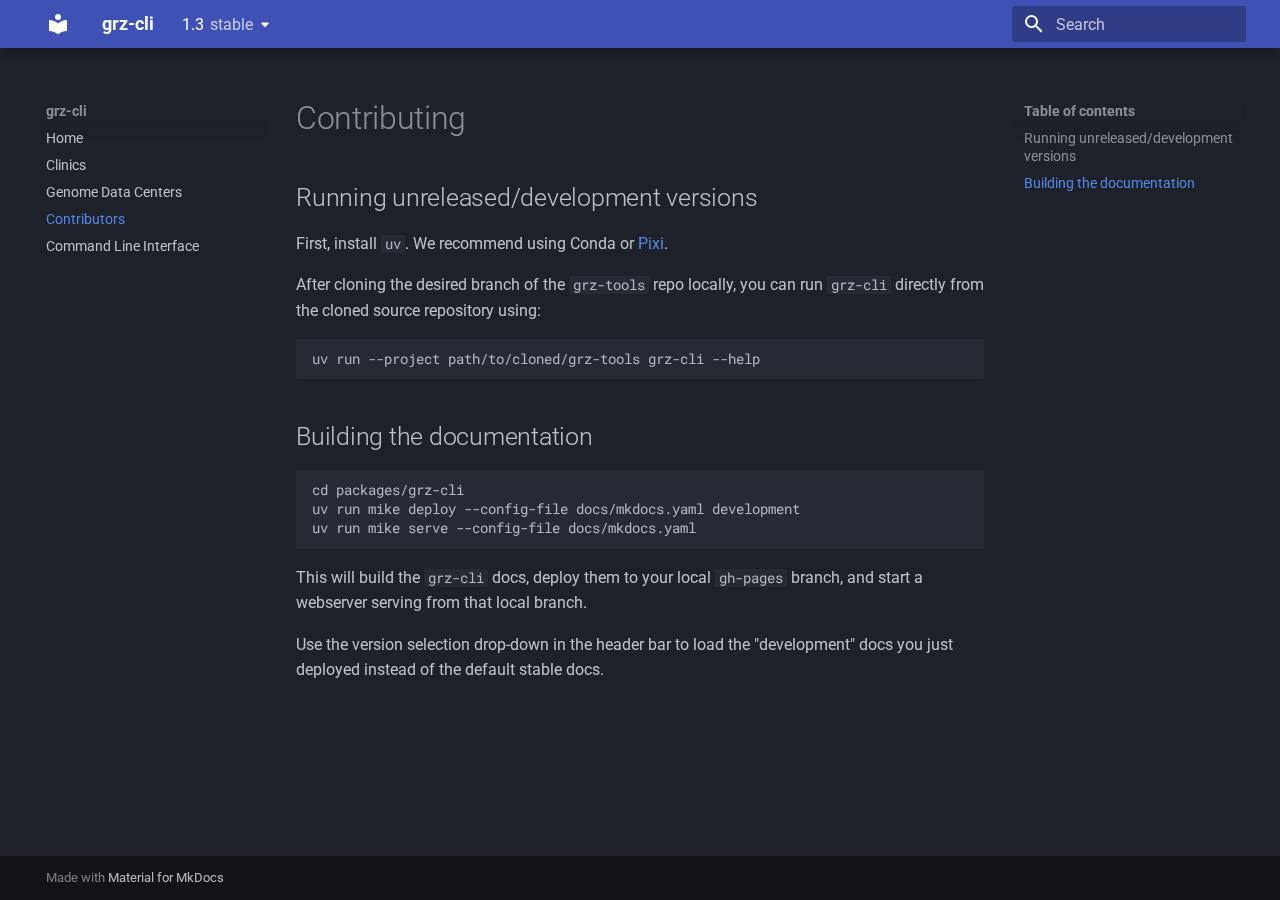
<file: grz-cli/1.3/contributing/index.html>
<!doctype html>
<html lang="en" class="no-js">
  <head>
    
      <meta charset="utf-8">
      <meta name="viewport" content="width=device-width,initial-scale=1">
      
      
      
        <link rel="canonical" href="https://BfArM-MVH.github.io/grz-tools/grz-cli/stable/contributing/">
      
      
        <link rel="prev" href="../gdc/">
      
      
        <link rel="next" href="../cli/">
      
      
      <link rel="icon" href="../assets/images/favicon.png">
      <meta name="generator" content="mkdocs-1.6.1, mkdocs-material-9.6.22">
    
    
      
        <title>Contributors - grz-cli</title>
      
    
    
      <link rel="stylesheet" href="../assets/stylesheets/main.84d31ad4.min.css">
      
        
        <link rel="stylesheet" href="../assets/stylesheets/palette.06af60db.min.css">
      
      


    
    
      
    
    
      
        
        
        <link rel="preconnect" href="https://fonts.gstatic.com" crossorigin>
        <link rel="stylesheet" href="https://fonts.googleapis.com/css?family=Roboto:300,300i,400,400i,700,700i%7CRoboto+Mono:400,400i,700,700i&display=fallback">
        <style>:root{--md-text-font:"Roboto";--md-code-font:"Roboto Mono"}</style>
      
    
    
      <link rel="stylesheet" href="../assets/_mkdocstrings.css">
    
    <script>__md_scope=new URL("..",location),__md_hash=e=>[...e].reduce(((e,_)=>(e<<5)-e+_.charCodeAt(0)),0),__md_get=(e,_=localStorage,t=__md_scope)=>JSON.parse(_.getItem(t.pathname+"."+e)),__md_set=(e,_,t=localStorage,a=__md_scope)=>{try{t.setItem(a.pathname+"."+e,JSON.stringify(_))}catch(e){}}</script>
    
      

    
    
    
  </head>
  
  
    
    
    
    
    
    <body dir="ltr" data-md-color-scheme="slate" data-md-color-primary="indigo" data-md-color-accent="indigo">
  
    
    <input class="md-toggle" data-md-toggle="drawer" type="checkbox" id="__drawer" autocomplete="off">
    <input class="md-toggle" data-md-toggle="search" type="checkbox" id="__search" autocomplete="off">
    <label class="md-overlay" for="__drawer"></label>
    <div data-md-component="skip">
      
        
        <a href="#contributing" class="md-skip">
          Skip to content
        </a>
      
    </div>
    <div data-md-component="announce">
      
    </div>
    
      <div data-md-color-scheme="default" data-md-component="outdated" hidden>
        
      </div>
    
    
      

  

<header class="md-header md-header--shadow" data-md-component="header">
  <nav class="md-header__inner md-grid" aria-label="Header">
    <a href=".." title="grz-cli" class="md-header__button md-logo" aria-label="grz-cli" data-md-component="logo">
      
  
  <svg xmlns="http://www.w3.org/2000/svg" viewBox="0 0 24 24"><path d="M12 8a3 3 0 0 0 3-3 3 3 0 0 0-3-3 3 3 0 0 0-3 3 3 3 0 0 0 3 3m0 3.54C9.64 9.35 6.5 8 3 8v11c3.5 0 6.64 1.35 9 3.54 2.36-2.19 5.5-3.54 9-3.54V8c-3.5 0-6.64 1.35-9 3.54"/></svg>

    </a>
    <label class="md-header__button md-icon" for="__drawer">
      
      <svg xmlns="http://www.w3.org/2000/svg" viewBox="0 0 24 24"><path d="M3 6h18v2H3zm0 5h18v2H3zm0 5h18v2H3z"/></svg>
    </label>
    <div class="md-header__title" data-md-component="header-title">
      <div class="md-header__ellipsis">
        <div class="md-header__topic">
          <span class="md-ellipsis">
            grz-cli
          </span>
        </div>
        <div class="md-header__topic" data-md-component="header-topic">
          <span class="md-ellipsis">
            
              Contributors
            
          </span>
        </div>
      </div>
    </div>
    
      
    
    
    
    
      
      
        <label class="md-header__button md-icon" for="__search">
          
          <svg xmlns="http://www.w3.org/2000/svg" viewBox="0 0 24 24"><path d="M9.5 3A6.5 6.5 0 0 1 16 9.5c0 1.61-.59 3.09-1.56 4.23l.27.27h.79l5 5-1.5 1.5-5-5v-.79l-.27-.27A6.52 6.52 0 0 1 9.5 16 6.5 6.5 0 0 1 3 9.5 6.5 6.5 0 0 1 9.5 3m0 2C7 5 5 7 5 9.5S7 14 9.5 14 14 12 14 9.5 12 5 9.5 5"/></svg>
        </label>
        <div class="md-search" data-md-component="search" role="dialog">
  <label class="md-search__overlay" for="__search"></label>
  <div class="md-search__inner" role="search">
    <form class="md-search__form" name="search">
      <input type="text" class="md-search__input" name="query" aria-label="Search" placeholder="Search" autocapitalize="off" autocorrect="off" autocomplete="off" spellcheck="false" data-md-component="search-query" required>
      <label class="md-search__icon md-icon" for="__search">
        
        <svg xmlns="http://www.w3.org/2000/svg" viewBox="0 0 24 24"><path d="M9.5 3A6.5 6.5 0 0 1 16 9.5c0 1.61-.59 3.09-1.56 4.23l.27.27h.79l5 5-1.5 1.5-5-5v-.79l-.27-.27A6.52 6.52 0 0 1 9.5 16 6.5 6.5 0 0 1 3 9.5 6.5 6.5 0 0 1 9.5 3m0 2C7 5 5 7 5 9.5S7 14 9.5 14 14 12 14 9.5 12 5 9.5 5"/></svg>
        
        <svg xmlns="http://www.w3.org/2000/svg" viewBox="0 0 24 24"><path d="M20 11v2H8l5.5 5.5-1.42 1.42L4.16 12l7.92-7.92L13.5 5.5 8 11z"/></svg>
      </label>
      <nav class="md-search__options" aria-label="Search">
        
        <button type="reset" class="md-search__icon md-icon" title="Clear" aria-label="Clear" tabindex="-1">
          
          <svg xmlns="http://www.w3.org/2000/svg" viewBox="0 0 24 24"><path d="M19 6.41 17.59 5 12 10.59 6.41 5 5 6.41 10.59 12 5 17.59 6.41 19 12 13.41 17.59 19 19 17.59 13.41 12z"/></svg>
        </button>
      </nav>
      
    </form>
    <div class="md-search__output">
      <div class="md-search__scrollwrap" tabindex="0" data-md-scrollfix>
        <div class="md-search-result" data-md-component="search-result">
          <div class="md-search-result__meta">
            Initializing search
          </div>
          <ol class="md-search-result__list" role="presentation"></ol>
        </div>
      </div>
    </div>
  </div>
</div>
      
    
    
  </nav>
  
</header>
    
    <div class="md-container" data-md-component="container">
      
      
        
          
        
      
      <main class="md-main" data-md-component="main">
        <div class="md-main__inner md-grid">
          
            
              
              <div class="md-sidebar md-sidebar--primary" data-md-component="sidebar" data-md-type="navigation" >
                <div class="md-sidebar__scrollwrap">
                  <div class="md-sidebar__inner">
                    



<nav class="md-nav md-nav--primary" aria-label="Navigation" data-md-level="0">
  <label class="md-nav__title" for="__drawer">
    <a href=".." title="grz-cli" class="md-nav__button md-logo" aria-label="grz-cli" data-md-component="logo">
      
  
  <svg xmlns="http://www.w3.org/2000/svg" viewBox="0 0 24 24"><path d="M12 8a3 3 0 0 0 3-3 3 3 0 0 0-3-3 3 3 0 0 0-3 3 3 3 0 0 0 3 3m0 3.54C9.64 9.35 6.5 8 3 8v11c3.5 0 6.64 1.35 9 3.54 2.36-2.19 5.5-3.54 9-3.54V8c-3.5 0-6.64 1.35-9 3.54"/></svg>

    </a>
    grz-cli
  </label>
  
  <ul class="md-nav__list" data-md-scrollfix>
    
      
      
  
  
  
  
    <li class="md-nav__item">
      <a href=".." class="md-nav__link">
        
  
  
  <span class="md-ellipsis">
    Home
    
  </span>
  

      </a>
    </li>
  

    
      
      
  
  
  
  
    <li class="md-nav__item">
      <a href="../clinic/" class="md-nav__link">
        
  
  
  <span class="md-ellipsis">
    Clinics
    
  </span>
  

      </a>
    </li>
  

    
      
      
  
  
  
  
    <li class="md-nav__item">
      <a href="../gdc/" class="md-nav__link">
        
  
  
  <span class="md-ellipsis">
    Genome Data Centers
    
  </span>
  

      </a>
    </li>
  

    
      
      
  
  
    
  
  
  
    <li class="md-nav__item md-nav__item--active">
      
      <input class="md-nav__toggle md-toggle" type="checkbox" id="__toc">
      
      
        
      
      
        <label class="md-nav__link md-nav__link--active" for="__toc">
          
  
  
  <span class="md-ellipsis">
    Contributors
    
  </span>
  

          <span class="md-nav__icon md-icon"></span>
        </label>
      
      <a href="./" class="md-nav__link md-nav__link--active">
        
  
  
  <span class="md-ellipsis">
    Contributors
    
  </span>
  

      </a>
      
        

<nav class="md-nav md-nav--secondary" aria-label="Table of contents">
  
  
  
    
  
  
    <label class="md-nav__title" for="__toc">
      <span class="md-nav__icon md-icon"></span>
      Table of contents
    </label>
    <ul class="md-nav__list" data-md-component="toc" data-md-scrollfix>
      
        <li class="md-nav__item">
  <a href="#running-unreleaseddevelopment-versions" class="md-nav__link">
    <span class="md-ellipsis">
      Running unreleased/development versions
    </span>
  </a>
  
</li>
      
        <li class="md-nav__item">
  <a href="#building-the-documentation" class="md-nav__link">
    <span class="md-ellipsis">
      Building the documentation
    </span>
  </a>
  
</li>
      
    </ul>
  
</nav>
      
    </li>
  

    
      
      
  
  
  
  
    <li class="md-nav__item">
      <a href="../cli/" class="md-nav__link">
        
  
  
  <span class="md-ellipsis">
    Command Line Interface
    
  </span>
  

      </a>
    </li>
  

    
  </ul>
</nav>
                  </div>
                </div>
              </div>
            
            
              
              <div class="md-sidebar md-sidebar--secondary" data-md-component="sidebar" data-md-type="toc" >
                <div class="md-sidebar__scrollwrap">
                  <div class="md-sidebar__inner">
                    

<nav class="md-nav md-nav--secondary" aria-label="Table of contents">
  
  
  
    
  
  
    <label class="md-nav__title" for="__toc">
      <span class="md-nav__icon md-icon"></span>
      Table of contents
    </label>
    <ul class="md-nav__list" data-md-component="toc" data-md-scrollfix>
      
        <li class="md-nav__item">
  <a href="#running-unreleaseddevelopment-versions" class="md-nav__link">
    <span class="md-ellipsis">
      Running unreleased/development versions
    </span>
  </a>
  
</li>
      
        <li class="md-nav__item">
  <a href="#building-the-documentation" class="md-nav__link">
    <span class="md-ellipsis">
      Building the documentation
    </span>
  </a>
  
</li>
      
    </ul>
  
</nav>
                  </div>
                </div>
              </div>
            
          
          
            <div class="md-content" data-md-component="content">
              <article class="md-content__inner md-typeset">
                
                  



<h1 id="contributing">Contributing<a class="headerlink" href="#contributing" title="Permanent link">#</a></h1>
<h2 id="running-unreleaseddevelopment-versions">Running unreleased/development versions<a class="headerlink" href="#running-unreleaseddevelopment-versions" title="Permanent link">#</a></h2>
<p>First, install <code>uv</code>.
We recommend using Conda or <a href="https://pixi.sh/latest">Pixi</a>.</p>
<p>After cloning the desired branch of the <code>grz-tools</code> repo locally, you can run <code>grz-cli</code> directly from the cloned source repository using:</p>
<div class="highlight"><pre><span></span><code>uv run --project path/to/cloned/grz-tools grz-cli --help
</code></pre></div>
<h2 id="building-the-documentation">Building the documentation<a class="headerlink" href="#building-the-documentation" title="Permanent link">#</a></h2>
<div class="highlight"><pre><span></span><code>cd packages/grz-cli
uv run mike deploy --config-file docs/mkdocs.yaml development
uv run mike serve --config-file docs/mkdocs.yaml
</code></pre></div>
<p>This will build the <code>grz-cli</code> docs, deploy them to your local <code>gh-pages</code> branch, and start a webserver serving from that local branch.</p>
<p>Use the version selection drop-down in the header bar to load the "development" docs you just deployed instead of the default stable docs.</p>












                
              </article>
            </div>
          
          
<script>var target=document.getElementById(location.hash.slice(1));target&&target.name&&(target.checked=target.name.startsWith("__tabbed_"))</script>
        </div>
        
      </main>
      
        <footer class="md-footer">
  
  <div class="md-footer-meta md-typeset">
    <div class="md-footer-meta__inner md-grid">
      <div class="md-copyright">
  
  
    Made with
    <a href="https://squidfunk.github.io/mkdocs-material/" target="_blank" rel="noopener">
      Material for MkDocs
    </a>
  
</div>
      
    </div>
  </div>
</footer>
      
    </div>
    <div class="md-dialog" data-md-component="dialog">
      <div class="md-dialog__inner md-typeset"></div>
    </div>
    
    
    
      
      <script id="__config" type="application/json">{"base": "..", "features": ["toc.follow"], "search": "../assets/javascripts/workers/search.973d3a69.min.js", "tags": null, "translations": {"clipboard.copied": "Copied to clipboard", "clipboard.copy": "Copy to clipboard", "search.result.more.one": "1 more on this page", "search.result.more.other": "# more on this page", "search.result.none": "No matching documents", "search.result.one": "1 matching document", "search.result.other": "# matching documents", "search.result.placeholder": "Type to start searching", "search.result.term.missing": "Missing", "select.version": "Select version"}, "version": {"alias": true, "provider": "mike"}}</script>
    
    
      <script src="../assets/javascripts/bundle.f55a23d4.min.js"></script>
      
    
  </body>
</html>
</file>
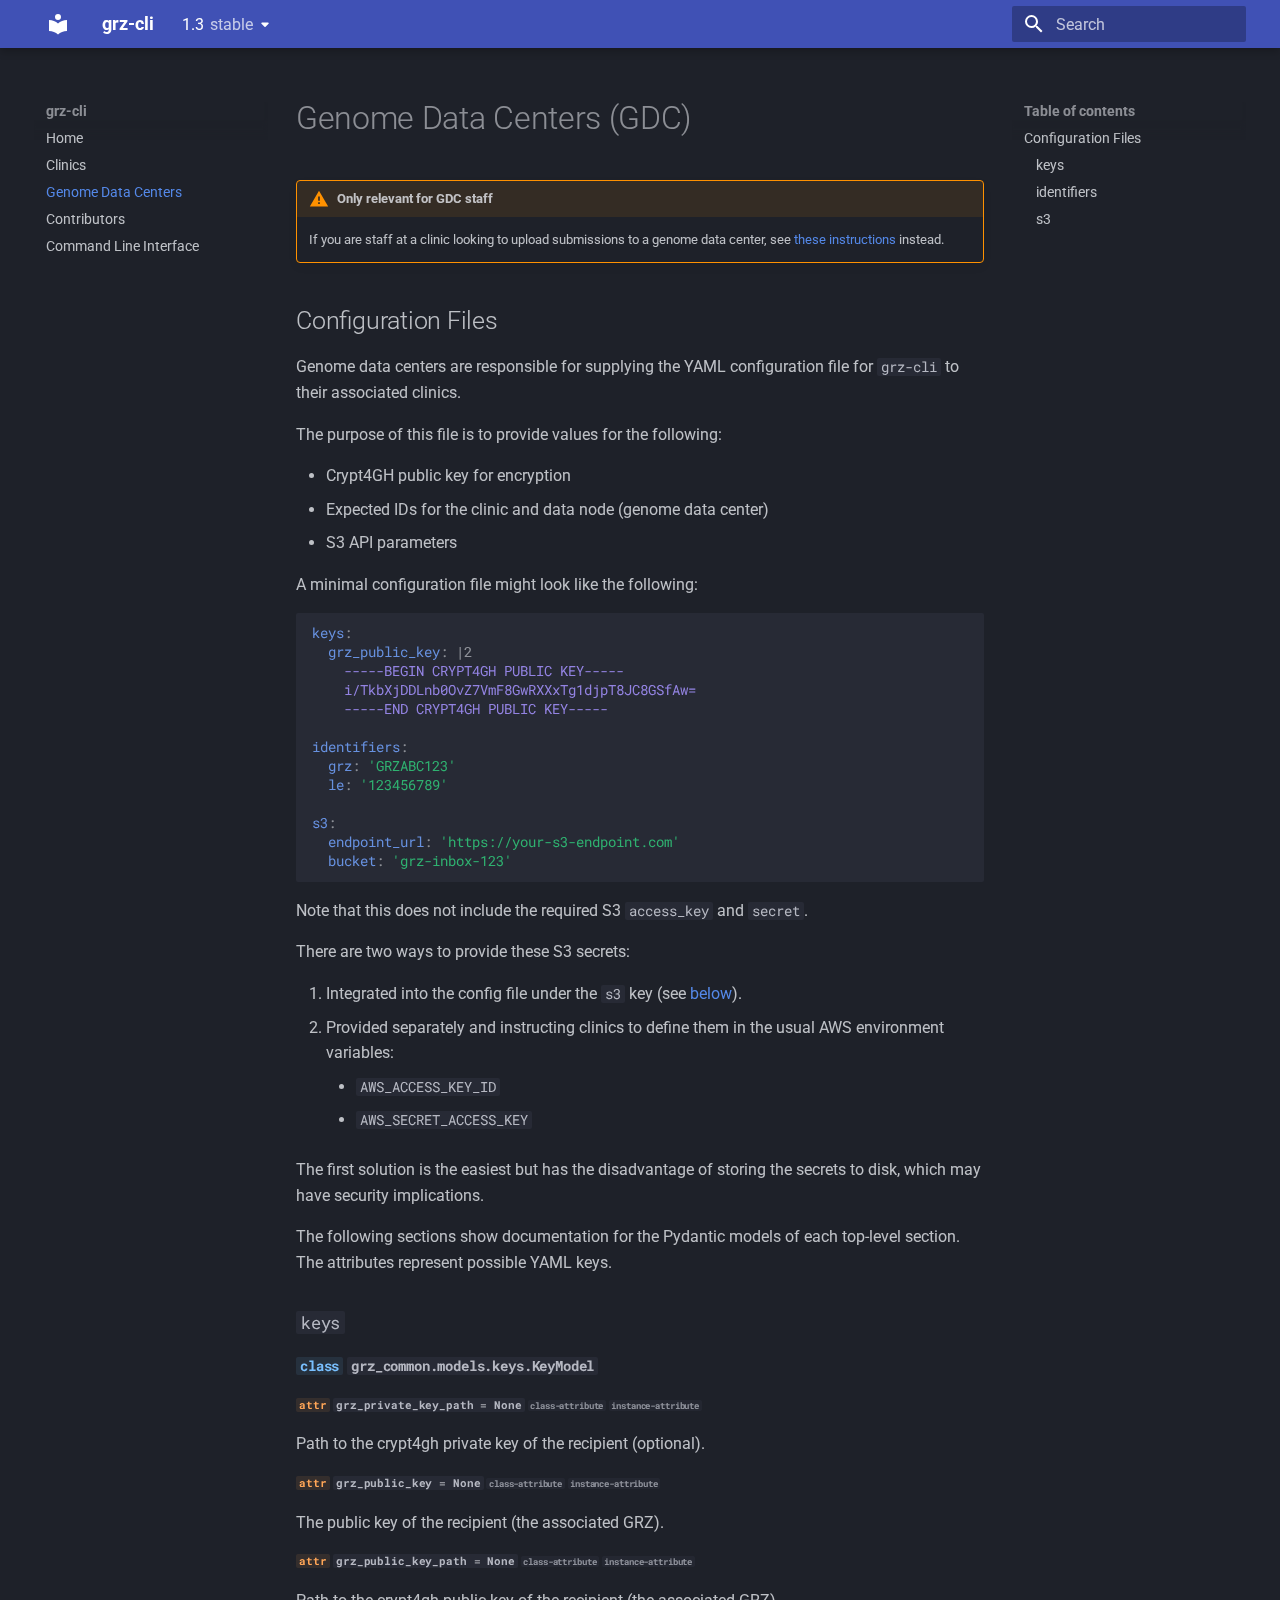
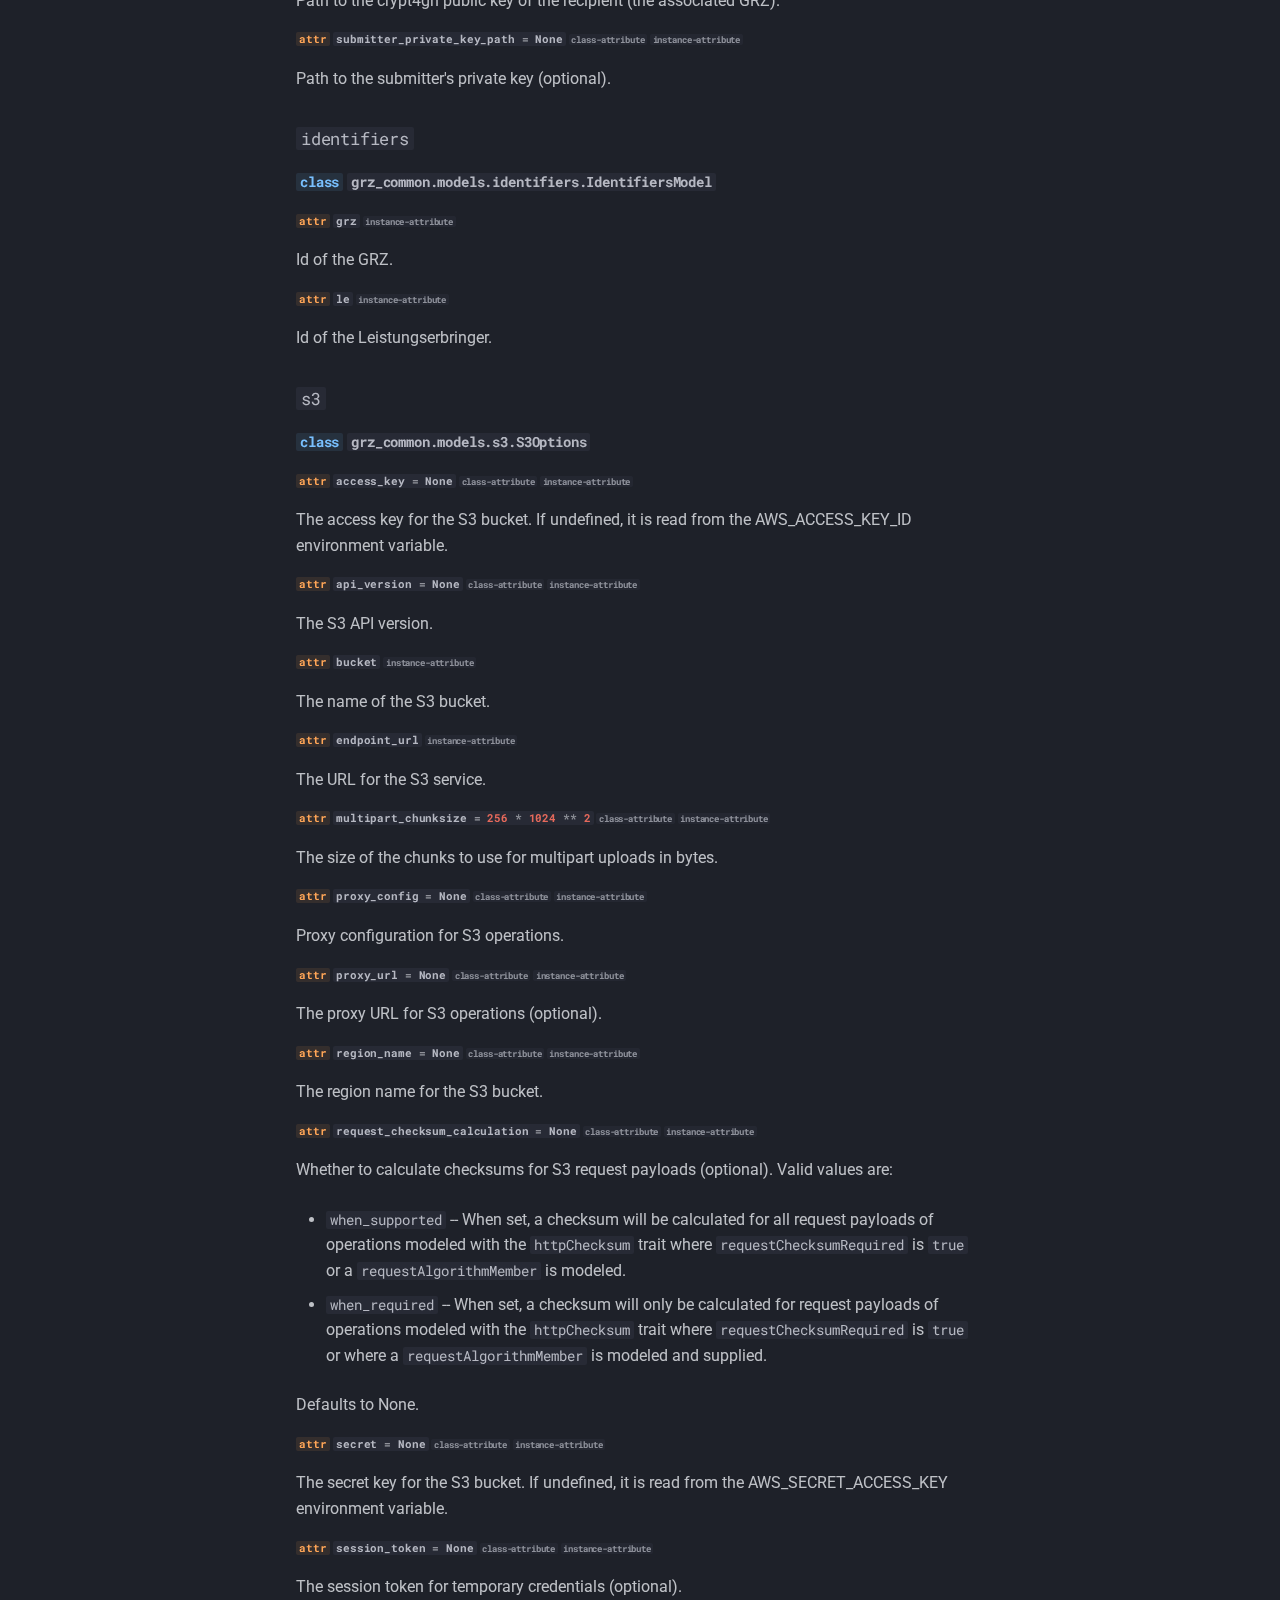
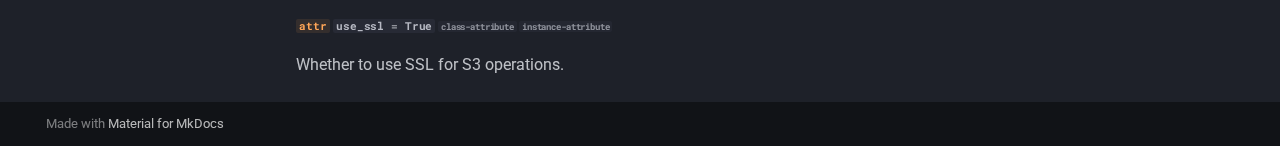
<file: grz-cli/1.3/gdc/index.html>
<!doctype html>
<html lang="en" class="no-js">
  <head>
    
      <meta charset="utf-8">
      <meta name="viewport" content="width=device-width,initial-scale=1">
      
      
      
        <link rel="canonical" href="https://BfArM-MVH.github.io/grz-tools/grz-cli/stable/gdc/">
      
      
        <link rel="prev" href="../clinic/">
      
      
        <link rel="next" href="../contributing/">
      
      
      <link rel="icon" href="../assets/images/favicon.png">
      <meta name="generator" content="mkdocs-1.6.1, mkdocs-material-9.6.22">
    
    
      
        <title>Genome Data Centers - grz-cli</title>
      
    
    
      <link rel="stylesheet" href="../assets/stylesheets/main.84d31ad4.min.css">
      
        
        <link rel="stylesheet" href="../assets/stylesheets/palette.06af60db.min.css">
      
      


    
    
      
    
    
      
        
        
        <link rel="preconnect" href="https://fonts.gstatic.com" crossorigin>
        <link rel="stylesheet" href="https://fonts.googleapis.com/css?family=Roboto:300,300i,400,400i,700,700i%7CRoboto+Mono:400,400i,700,700i&display=fallback">
        <style>:root{--md-text-font:"Roboto";--md-code-font:"Roboto Mono"}</style>
      
    
    
      <link rel="stylesheet" href="../assets/_mkdocstrings.css">
    
    <script>__md_scope=new URL("..",location),__md_hash=e=>[...e].reduce(((e,_)=>(e<<5)-e+_.charCodeAt(0)),0),__md_get=(e,_=localStorage,t=__md_scope)=>JSON.parse(_.getItem(t.pathname+"."+e)),__md_set=(e,_,t=localStorage,a=__md_scope)=>{try{t.setItem(a.pathname+"."+e,JSON.stringify(_))}catch(e){}}</script>
    
      

    
    
    
  </head>
  
  
    
    
    
    
    
    <body dir="ltr" data-md-color-scheme="slate" data-md-color-primary="indigo" data-md-color-accent="indigo">
  
    
    <input class="md-toggle" data-md-toggle="drawer" type="checkbox" id="__drawer" autocomplete="off">
    <input class="md-toggle" data-md-toggle="search" type="checkbox" id="__search" autocomplete="off">
    <label class="md-overlay" for="__drawer"></label>
    <div data-md-component="skip">
      
        
        <a href="#genome-data-centers-gdc" class="md-skip">
          Skip to content
        </a>
      
    </div>
    <div data-md-component="announce">
      
    </div>
    
      <div data-md-color-scheme="default" data-md-component="outdated" hidden>
        
      </div>
    
    
      

  

<header class="md-header md-header--shadow" data-md-component="header">
  <nav class="md-header__inner md-grid" aria-label="Header">
    <a href=".." title="grz-cli" class="md-header__button md-logo" aria-label="grz-cli" data-md-component="logo">
      
  
  <svg xmlns="http://www.w3.org/2000/svg" viewBox="0 0 24 24"><path d="M12 8a3 3 0 0 0 3-3 3 3 0 0 0-3-3 3 3 0 0 0-3 3 3 3 0 0 0 3 3m0 3.54C9.64 9.35 6.5 8 3 8v11c3.5 0 6.64 1.35 9 3.54 2.36-2.19 5.5-3.54 9-3.54V8c-3.5 0-6.64 1.35-9 3.54"/></svg>

    </a>
    <label class="md-header__button md-icon" for="__drawer">
      
      <svg xmlns="http://www.w3.org/2000/svg" viewBox="0 0 24 24"><path d="M3 6h18v2H3zm0 5h18v2H3zm0 5h18v2H3z"/></svg>
    </label>
    <div class="md-header__title" data-md-component="header-title">
      <div class="md-header__ellipsis">
        <div class="md-header__topic">
          <span class="md-ellipsis">
            grz-cli
          </span>
        </div>
        <div class="md-header__topic" data-md-component="header-topic">
          <span class="md-ellipsis">
            
              Genome Data Centers
            
          </span>
        </div>
      </div>
    </div>
    
      
    
    
    
    
      
      
        <label class="md-header__button md-icon" for="__search">
          
          <svg xmlns="http://www.w3.org/2000/svg" viewBox="0 0 24 24"><path d="M9.5 3A6.5 6.5 0 0 1 16 9.5c0 1.61-.59 3.09-1.56 4.23l.27.27h.79l5 5-1.5 1.5-5-5v-.79l-.27-.27A6.52 6.52 0 0 1 9.5 16 6.5 6.5 0 0 1 3 9.5 6.5 6.5 0 0 1 9.5 3m0 2C7 5 5 7 5 9.5S7 14 9.5 14 14 12 14 9.5 12 5 9.5 5"/></svg>
        </label>
        <div class="md-search" data-md-component="search" role="dialog">
  <label class="md-search__overlay" for="__search"></label>
  <div class="md-search__inner" role="search">
    <form class="md-search__form" name="search">
      <input type="text" class="md-search__input" name="query" aria-label="Search" placeholder="Search" autocapitalize="off" autocorrect="off" autocomplete="off" spellcheck="false" data-md-component="search-query" required>
      <label class="md-search__icon md-icon" for="__search">
        
        <svg xmlns="http://www.w3.org/2000/svg" viewBox="0 0 24 24"><path d="M9.5 3A6.5 6.5 0 0 1 16 9.5c0 1.61-.59 3.09-1.56 4.23l.27.27h.79l5 5-1.5 1.5-5-5v-.79l-.27-.27A6.52 6.52 0 0 1 9.5 16 6.5 6.5 0 0 1 3 9.5 6.5 6.5 0 0 1 9.5 3m0 2C7 5 5 7 5 9.5S7 14 9.5 14 14 12 14 9.5 12 5 9.5 5"/></svg>
        
        <svg xmlns="http://www.w3.org/2000/svg" viewBox="0 0 24 24"><path d="M20 11v2H8l5.5 5.5-1.42 1.42L4.16 12l7.92-7.92L13.5 5.5 8 11z"/></svg>
      </label>
      <nav class="md-search__options" aria-label="Search">
        
        <button type="reset" class="md-search__icon md-icon" title="Clear" aria-label="Clear" tabindex="-1">
          
          <svg xmlns="http://www.w3.org/2000/svg" viewBox="0 0 24 24"><path d="M19 6.41 17.59 5 12 10.59 6.41 5 5 6.41 10.59 12 5 17.59 6.41 19 12 13.41 17.59 19 19 17.59 13.41 12z"/></svg>
        </button>
      </nav>
      
    </form>
    <div class="md-search__output">
      <div class="md-search__scrollwrap" tabindex="0" data-md-scrollfix>
        <div class="md-search-result" data-md-component="search-result">
          <div class="md-search-result__meta">
            Initializing search
          </div>
          <ol class="md-search-result__list" role="presentation"></ol>
        </div>
      </div>
    </div>
  </div>
</div>
      
    
    
  </nav>
  
</header>
    
    <div class="md-container" data-md-component="container">
      
      
        
          
        
      
      <main class="md-main" data-md-component="main">
        <div class="md-main__inner md-grid">
          
            
              
              <div class="md-sidebar md-sidebar--primary" data-md-component="sidebar" data-md-type="navigation" >
                <div class="md-sidebar__scrollwrap">
                  <div class="md-sidebar__inner">
                    



<nav class="md-nav md-nav--primary" aria-label="Navigation" data-md-level="0">
  <label class="md-nav__title" for="__drawer">
    <a href=".." title="grz-cli" class="md-nav__button md-logo" aria-label="grz-cli" data-md-component="logo">
      
  
  <svg xmlns="http://www.w3.org/2000/svg" viewBox="0 0 24 24"><path d="M12 8a3 3 0 0 0 3-3 3 3 0 0 0-3-3 3 3 0 0 0-3 3 3 3 0 0 0 3 3m0 3.54C9.64 9.35 6.5 8 3 8v11c3.5 0 6.64 1.35 9 3.54 2.36-2.19 5.5-3.54 9-3.54V8c-3.5 0-6.64 1.35-9 3.54"/></svg>

    </a>
    grz-cli
  </label>
  
  <ul class="md-nav__list" data-md-scrollfix>
    
      
      
  
  
  
  
    <li class="md-nav__item">
      <a href=".." class="md-nav__link">
        
  
  
  <span class="md-ellipsis">
    Home
    
  </span>
  

      </a>
    </li>
  

    
      
      
  
  
  
  
    <li class="md-nav__item">
      <a href="../clinic/" class="md-nav__link">
        
  
  
  <span class="md-ellipsis">
    Clinics
    
  </span>
  

      </a>
    </li>
  

    
      
      
  
  
    
  
  
  
    <li class="md-nav__item md-nav__item--active">
      
      <input class="md-nav__toggle md-toggle" type="checkbox" id="__toc">
      
      
        
      
      
        <label class="md-nav__link md-nav__link--active" for="__toc">
          
  
  
  <span class="md-ellipsis">
    Genome Data Centers
    
  </span>
  

          <span class="md-nav__icon md-icon"></span>
        </label>
      
      <a href="./" class="md-nav__link md-nav__link--active">
        
  
  
  <span class="md-ellipsis">
    Genome Data Centers
    
  </span>
  

      </a>
      
        

<nav class="md-nav md-nav--secondary" aria-label="Table of contents">
  
  
  
    
  
  
    <label class="md-nav__title" for="__toc">
      <span class="md-nav__icon md-icon"></span>
      Table of contents
    </label>
    <ul class="md-nav__list" data-md-component="toc" data-md-scrollfix>
      
        <li class="md-nav__item">
  <a href="#configuration-files" class="md-nav__link">
    <span class="md-ellipsis">
      Configuration Files
    </span>
  </a>
  
    <nav class="md-nav" aria-label="Configuration Files">
      <ul class="md-nav__list">
        
          <li class="md-nav__item">
  <a href="#keys" class="md-nav__link">
    <span class="md-ellipsis">
      keys
    </span>
  </a>
  
</li>
        
          <li class="md-nav__item">
  <a href="#identifiers" class="md-nav__link">
    <span class="md-ellipsis">
      identifiers
    </span>
  </a>
  
</li>
        
          <li class="md-nav__item">
  <a href="#s3" class="md-nav__link">
    <span class="md-ellipsis">
      s3
    </span>
  </a>
  
</li>
        
      </ul>
    </nav>
  
</li>
      
    </ul>
  
</nav>
      
    </li>
  

    
      
      
  
  
  
  
    <li class="md-nav__item">
      <a href="../contributing/" class="md-nav__link">
        
  
  
  <span class="md-ellipsis">
    Contributors
    
  </span>
  

      </a>
    </li>
  

    
      
      
  
  
  
  
    <li class="md-nav__item">
      <a href="../cli/" class="md-nav__link">
        
  
  
  <span class="md-ellipsis">
    Command Line Interface
    
  </span>
  

      </a>
    </li>
  

    
  </ul>
</nav>
                  </div>
                </div>
              </div>
            
            
              
              <div class="md-sidebar md-sidebar--secondary" data-md-component="sidebar" data-md-type="toc" >
                <div class="md-sidebar__scrollwrap">
                  <div class="md-sidebar__inner">
                    

<nav class="md-nav md-nav--secondary" aria-label="Table of contents">
  
  
  
    
  
  
    <label class="md-nav__title" for="__toc">
      <span class="md-nav__icon md-icon"></span>
      Table of contents
    </label>
    <ul class="md-nav__list" data-md-component="toc" data-md-scrollfix>
      
        <li class="md-nav__item">
  <a href="#configuration-files" class="md-nav__link">
    <span class="md-ellipsis">
      Configuration Files
    </span>
  </a>
  
    <nav class="md-nav" aria-label="Configuration Files">
      <ul class="md-nav__list">
        
          <li class="md-nav__item">
  <a href="#keys" class="md-nav__link">
    <span class="md-ellipsis">
      keys
    </span>
  </a>
  
</li>
        
          <li class="md-nav__item">
  <a href="#identifiers" class="md-nav__link">
    <span class="md-ellipsis">
      identifiers
    </span>
  </a>
  
</li>
        
          <li class="md-nav__item">
  <a href="#s3" class="md-nav__link">
    <span class="md-ellipsis">
      s3
    </span>
  </a>
  
</li>
        
      </ul>
    </nav>
  
</li>
      
    </ul>
  
</nav>
                  </div>
                </div>
              </div>
            
          
          
            <div class="md-content" data-md-component="content">
              <article class="md-content__inner md-typeset">
                
                  



<h1 id="genome-data-centers-gdc">Genome Data Centers (GDC)<a class="headerlink" href="#genome-data-centers-gdc" title="Permanent link">#</a></h1>
<div class="admonition warning">
<p class="admonition-title">Only relevant for GDC staff</p>
<p>If you are staff at a clinic looking to upload submissions to a genome data center, see <a href="../clinic/">these instructions</a> instead.</p>
</div>
<h2 id="configuration-files">Configuration Files<a class="headerlink" href="#configuration-files" title="Permanent link">#</a></h2>
<p>Genome data centers are responsible for supplying the YAML configuration file for <code>grz-cli</code> to their associated clinics.</p>
<p>The purpose of this file is to provide values for the following:</p>
<ul>
<li>Crypt4GH public key for encryption</li>
<li>Expected IDs for the clinic and data node (genome data center)</li>
<li>S3 API parameters</li>
</ul>
<p>A minimal configuration file might look like the following:</p>
<div class="highlight"><pre><span></span><code><span class="nt">keys</span><span class="p">:</span>
<span class="w">  </span><span class="nt">grz_public_key</span><span class="p">:</span><span class="w"> </span><span class="p p-Indicator">|2</span>
<span class="w">    </span><span class="no">-----BEGIN CRYPT4GH PUBLIC KEY-----</span>
<span class="w">    </span><span class="no">i/TkbXjDDLnb0OvZ7VmF8GwRXXxTg1djpT8JC8GSfAw=</span>
<span class="w">    </span><span class="no">-----END CRYPT4GH PUBLIC KEY-----</span>

<span class="nt">identifiers</span><span class="p">:</span>
<span class="w">  </span><span class="nt">grz</span><span class="p">:</span><span class="w"> </span><span class="s">&#39;GRZABC123&#39;</span>
<span class="w">  </span><span class="nt">le</span><span class="p">:</span><span class="w"> </span><span class="s">&#39;123456789&#39;</span>

<span class="nt">s3</span><span class="p">:</span>
<span class="w">  </span><span class="nt">endpoint_url</span><span class="p">:</span><span class="w"> </span><span class="s">&#39;https://your-s3-endpoint.com&#39;</span>
<span class="w">  </span><span class="nt">bucket</span><span class="p">:</span><span class="w"> </span><span class="s">&#39;grz-inbox-123&#39;</span>
</code></pre></div>
<p>Note that this does not include the required S3 <code>access_key</code> and <code>secret</code>.</p>
<p>There are two ways to provide these S3 secrets:</p>
<ol>
<li>Integrated into the config file under the <code>s3</code> key (see <a href="#s3">below</a>).</li>
<li>Provided separately and instructing clinics to define them in the usual AWS environment variables:<ul>
<li><code>AWS_ACCESS_KEY_ID</code></li>
<li><code>AWS_SECRET_ACCESS_KEY</code></li>
</ul>
</li>
</ol>
<p>The first solution is the easiest but has the disadvantage of storing the secrets to disk, which may have security implications.</p>
<p>The following sections show documentation for the Pydantic models of each top-level section.
The attributes represent possible YAML keys.</p>
<h3 id="keys"><code>keys</code><a class="headerlink" href="#keys" title="Permanent link">#</a></h3>


<div class="doc doc-object doc-class">



<h4 id="grz_common.models.keys.KeyModel" class="doc doc-heading">
<code class="doc-symbol doc-symbol-heading doc-symbol-class"></code>            <code>grz_common.models.keys.KeyModel</code>


<a href="#grz_common.models.keys.KeyModel" class="headerlink" title="Permanent link">#</a></h4>


    <div class="doc doc-contents first">












  <div class="doc doc-children">







<div class="doc doc-object doc-attribute">



<h5 id="grz_common.models.keys.KeyModel.grz_private_key_path" class="doc doc-heading">
<code class="doc-symbol doc-symbol-heading doc-symbol-attribute"></code>            <code class="highlight language-python"><span class="n">grz_private_key_path</span> <span class="o">=</span> <span class="kc">None</span></code>

  <span class="doc doc-labels">
      <small class="doc doc-label doc-label-class-attribute"><code>class-attribute</code></small>
      <small class="doc doc-label doc-label-instance-attribute"><code>instance-attribute</code></small>
  </span>

<a href="#grz_common.models.keys.KeyModel.grz_private_key_path" class="headerlink" title="Permanent link">#</a></h5>


    <div class="doc doc-contents ">

        <p>Path to the crypt4gh private key of the recipient (optional).</p>

    </div>

</div>

<div class="doc doc-object doc-attribute">



<h5 id="grz_common.models.keys.KeyModel.grz_public_key" class="doc doc-heading">
<code class="doc-symbol doc-symbol-heading doc-symbol-attribute"></code>            <code class="highlight language-python"><span class="n">grz_public_key</span> <span class="o">=</span> <span class="kc">None</span></code>

  <span class="doc doc-labels">
      <small class="doc doc-label doc-label-class-attribute"><code>class-attribute</code></small>
      <small class="doc doc-label doc-label-instance-attribute"><code>instance-attribute</code></small>
  </span>

<a href="#grz_common.models.keys.KeyModel.grz_public_key" class="headerlink" title="Permanent link">#</a></h5>


    <div class="doc doc-contents ">

        <p>The public key of the recipient (the associated GRZ).</p>

    </div>

</div>

<div class="doc doc-object doc-attribute">



<h5 id="grz_common.models.keys.KeyModel.grz_public_key_path" class="doc doc-heading">
<code class="doc-symbol doc-symbol-heading doc-symbol-attribute"></code>            <code class="highlight language-python"><span class="n">grz_public_key_path</span> <span class="o">=</span> <span class="kc">None</span></code>

  <span class="doc doc-labels">
      <small class="doc doc-label doc-label-class-attribute"><code>class-attribute</code></small>
      <small class="doc doc-label doc-label-instance-attribute"><code>instance-attribute</code></small>
  </span>

<a href="#grz_common.models.keys.KeyModel.grz_public_key_path" class="headerlink" title="Permanent link">#</a></h5>


    <div class="doc doc-contents ">

        <p>Path to the crypt4gh public key of the recipient (the associated GRZ).</p>

    </div>

</div>

<div class="doc doc-object doc-attribute">



<h5 id="grz_common.models.keys.KeyModel.submitter_private_key_path" class="doc doc-heading">
<code class="doc-symbol doc-symbol-heading doc-symbol-attribute"></code>            <code class="highlight language-python"><span class="n">submitter_private_key_path</span> <span class="o">=</span> <span class="kc">None</span></code>

  <span class="doc doc-labels">
      <small class="doc doc-label doc-label-class-attribute"><code>class-attribute</code></small>
      <small class="doc doc-label doc-label-instance-attribute"><code>instance-attribute</code></small>
  </span>

<a href="#grz_common.models.keys.KeyModel.submitter_private_key_path" class="headerlink" title="Permanent link">#</a></h5>


    <div class="doc doc-contents ">

        <p>Path to the submitter's private key (optional).</p>

    </div>

</div>






  </div>

    </div>

</div><h3 id="identifiers"><code>identifiers</code><a class="headerlink" href="#identifiers" title="Permanent link">#</a></h3>


<div class="doc doc-object doc-class">



<h4 id="grz_common.models.identifiers.IdentifiersModel" class="doc doc-heading">
<code class="doc-symbol doc-symbol-heading doc-symbol-class"></code>            <code>grz_common.models.identifiers.IdentifiersModel</code>


<a href="#grz_common.models.identifiers.IdentifiersModel" class="headerlink" title="Permanent link">#</a></h4>


    <div class="doc doc-contents first">












  <div class="doc doc-children">







<div class="doc doc-object doc-attribute">



<h5 id="grz_common.models.identifiers.IdentifiersModel.grz" class="doc doc-heading">
<code class="doc-symbol doc-symbol-heading doc-symbol-attribute"></code>            <code class="highlight language-python"><span class="n">grz</span></code>

  <span class="doc doc-labels">
      <small class="doc doc-label doc-label-instance-attribute"><code>instance-attribute</code></small>
  </span>

<a href="#grz_common.models.identifiers.IdentifiersModel.grz" class="headerlink" title="Permanent link">#</a></h5>


    <div class="doc doc-contents ">

        <p>Id of the GRZ.</p>

    </div>

</div>

<div class="doc doc-object doc-attribute">



<h5 id="grz_common.models.identifiers.IdentifiersModel.le" class="doc doc-heading">
<code class="doc-symbol doc-symbol-heading doc-symbol-attribute"></code>            <code class="highlight language-python"><span class="n">le</span></code>

  <span class="doc doc-labels">
      <small class="doc doc-label doc-label-instance-attribute"><code>instance-attribute</code></small>
  </span>

<a href="#grz_common.models.identifiers.IdentifiersModel.le" class="headerlink" title="Permanent link">#</a></h5>


    <div class="doc doc-contents ">

        <p>Id of the Leistungserbringer.</p>

    </div>

</div>






  </div>

    </div>

</div><h3 id="s3"><code>s3</code><a class="headerlink" href="#s3" title="Permanent link">#</a></h3>


<div class="doc doc-object doc-class">



<h4 id="grz_common.models.s3.S3Options" class="doc doc-heading">
<code class="doc-symbol doc-symbol-heading doc-symbol-class"></code>            <code>grz_common.models.s3.S3Options</code>


<a href="#grz_common.models.s3.S3Options" class="headerlink" title="Permanent link">#</a></h4>


    <div class="doc doc-contents first">












  <div class="doc doc-children">







<div class="doc doc-object doc-attribute">



<h5 id="grz_common.models.s3.S3Options.access_key" class="doc doc-heading">
<code class="doc-symbol doc-symbol-heading doc-symbol-attribute"></code>            <code class="highlight language-python"><span class="n">access_key</span> <span class="o">=</span> <span class="kc">None</span></code>

  <span class="doc doc-labels">
      <small class="doc doc-label doc-label-class-attribute"><code>class-attribute</code></small>
      <small class="doc doc-label doc-label-instance-attribute"><code>instance-attribute</code></small>
  </span>

<a href="#grz_common.models.s3.S3Options.access_key" class="headerlink" title="Permanent link">#</a></h5>


    <div class="doc doc-contents ">

        <p>The access key for the S3 bucket.
If undefined, it is read from the AWS_ACCESS_KEY_ID environment variable.</p>

    </div>

</div>

<div class="doc doc-object doc-attribute">



<h5 id="grz_common.models.s3.S3Options.api_version" class="doc doc-heading">
<code class="doc-symbol doc-symbol-heading doc-symbol-attribute"></code>            <code class="highlight language-python"><span class="n">api_version</span> <span class="o">=</span> <span class="kc">None</span></code>

  <span class="doc doc-labels">
      <small class="doc doc-label doc-label-class-attribute"><code>class-attribute</code></small>
      <small class="doc doc-label doc-label-instance-attribute"><code>instance-attribute</code></small>
  </span>

<a href="#grz_common.models.s3.S3Options.api_version" class="headerlink" title="Permanent link">#</a></h5>


    <div class="doc doc-contents ">

        <p>The S3 API version.</p>

    </div>

</div>

<div class="doc doc-object doc-attribute">



<h5 id="grz_common.models.s3.S3Options.bucket" class="doc doc-heading">
<code class="doc-symbol doc-symbol-heading doc-symbol-attribute"></code>            <code class="highlight language-python"><span class="n">bucket</span></code>

  <span class="doc doc-labels">
      <small class="doc doc-label doc-label-instance-attribute"><code>instance-attribute</code></small>
  </span>

<a href="#grz_common.models.s3.S3Options.bucket" class="headerlink" title="Permanent link">#</a></h5>


    <div class="doc doc-contents ">

        <p>The name of the S3 bucket.</p>

    </div>

</div>

<div class="doc doc-object doc-attribute">



<h5 id="grz_common.models.s3.S3Options.endpoint_url" class="doc doc-heading">
<code class="doc-symbol doc-symbol-heading doc-symbol-attribute"></code>            <code class="highlight language-python"><span class="n">endpoint_url</span></code>

  <span class="doc doc-labels">
      <small class="doc doc-label doc-label-instance-attribute"><code>instance-attribute</code></small>
  </span>

<a href="#grz_common.models.s3.S3Options.endpoint_url" class="headerlink" title="Permanent link">#</a></h5>


    <div class="doc doc-contents ">

        <p>The URL for the S3 service.</p>

    </div>

</div>

<div class="doc doc-object doc-attribute">



<h5 id="grz_common.models.s3.S3Options.multipart_chunksize" class="doc doc-heading">
<code class="doc-symbol doc-symbol-heading doc-symbol-attribute"></code>            <code class="highlight language-python"><span class="n">multipart_chunksize</span> <span class="o">=</span> <span class="mi">256</span> <span class="o">*</span> <span class="mi">1024</span> <span class="o">**</span> <span class="mi">2</span></code>

  <span class="doc doc-labels">
      <small class="doc doc-label doc-label-class-attribute"><code>class-attribute</code></small>
      <small class="doc doc-label doc-label-instance-attribute"><code>instance-attribute</code></small>
  </span>

<a href="#grz_common.models.s3.S3Options.multipart_chunksize" class="headerlink" title="Permanent link">#</a></h5>


    <div class="doc doc-contents ">

        <p>The size of the chunks to use for multipart uploads in bytes.</p>

    </div>

</div>

<div class="doc doc-object doc-attribute">



<h5 id="grz_common.models.s3.S3Options.proxy_config" class="doc doc-heading">
<code class="doc-symbol doc-symbol-heading doc-symbol-attribute"></code>            <code class="highlight language-python"><span class="n">proxy_config</span> <span class="o">=</span> <span class="kc">None</span></code>

  <span class="doc doc-labels">
      <small class="doc doc-label doc-label-class-attribute"><code>class-attribute</code></small>
      <small class="doc doc-label doc-label-instance-attribute"><code>instance-attribute</code></small>
  </span>

<a href="#grz_common.models.s3.S3Options.proxy_config" class="headerlink" title="Permanent link">#</a></h5>


    <div class="doc doc-contents ">

        <p>Proxy configuration for S3 operations.</p>

    </div>

</div>

<div class="doc doc-object doc-attribute">



<h5 id="grz_common.models.s3.S3Options.proxy_url" class="doc doc-heading">
<code class="doc-symbol doc-symbol-heading doc-symbol-attribute"></code>            <code class="highlight language-python"><span class="n">proxy_url</span> <span class="o">=</span> <span class="kc">None</span></code>

  <span class="doc doc-labels">
      <small class="doc doc-label doc-label-class-attribute"><code>class-attribute</code></small>
      <small class="doc doc-label doc-label-instance-attribute"><code>instance-attribute</code></small>
  </span>

<a href="#grz_common.models.s3.S3Options.proxy_url" class="headerlink" title="Permanent link">#</a></h5>


    <div class="doc doc-contents ">

        <p>The proxy URL for S3 operations (optional).</p>

    </div>

</div>

<div class="doc doc-object doc-attribute">



<h5 id="grz_common.models.s3.S3Options.region_name" class="doc doc-heading">
<code class="doc-symbol doc-symbol-heading doc-symbol-attribute"></code>            <code class="highlight language-python"><span class="n">region_name</span> <span class="o">=</span> <span class="kc">None</span></code>

  <span class="doc doc-labels">
      <small class="doc doc-label doc-label-class-attribute"><code>class-attribute</code></small>
      <small class="doc doc-label doc-label-instance-attribute"><code>instance-attribute</code></small>
  </span>

<a href="#grz_common.models.s3.S3Options.region_name" class="headerlink" title="Permanent link">#</a></h5>


    <div class="doc doc-contents ">

        <p>The region name for the S3 bucket.</p>

    </div>

</div>

<div class="doc doc-object doc-attribute">



<h5 id="grz_common.models.s3.S3Options.request_checksum_calculation" class="doc doc-heading">
<code class="doc-symbol doc-symbol-heading doc-symbol-attribute"></code>            <code class="highlight language-python"><span class="n">request_checksum_calculation</span> <span class="o">=</span> <span class="kc">None</span></code>

  <span class="doc doc-labels">
      <small class="doc doc-label doc-label-class-attribute"><code>class-attribute</code></small>
      <small class="doc doc-label doc-label-instance-attribute"><code>instance-attribute</code></small>
  </span>

<a href="#grz_common.models.s3.S3Options.request_checksum_calculation" class="headerlink" title="Permanent link">#</a></h5>


    <div class="doc doc-contents ">

        <p>Whether to calculate checksums for S3 request payloads (optional).
Valid values are:</p>
<ul>
<li>
<p><code>when_supported</code> -- When set, a checksum will be calculated for
  all request payloads of operations modeled with the <code>httpChecksum</code>
  trait where <code>requestChecksumRequired</code> is <code>true</code> or a
  <code>requestAlgorithmMember</code> is modeled.</p>
</li>
<li>
<p><code>when_required</code> -- When set, a checksum will only be calculated
  for request payloads of operations modeled with the <code>httpChecksum</code>
  trait where <code>requestChecksumRequired</code> is <code>true</code> or where a
  <code>requestAlgorithmMember</code> is modeled and supplied.</p>
</li>
</ul>
<p>Defaults to None.</p>

    </div>

</div>

<div class="doc doc-object doc-attribute">



<h5 id="grz_common.models.s3.S3Options.secret" class="doc doc-heading">
<code class="doc-symbol doc-symbol-heading doc-symbol-attribute"></code>            <code class="highlight language-python"><span class="n">secret</span> <span class="o">=</span> <span class="kc">None</span></code>

  <span class="doc doc-labels">
      <small class="doc doc-label doc-label-class-attribute"><code>class-attribute</code></small>
      <small class="doc doc-label doc-label-instance-attribute"><code>instance-attribute</code></small>
  </span>

<a href="#grz_common.models.s3.S3Options.secret" class="headerlink" title="Permanent link">#</a></h5>


    <div class="doc doc-contents ">

        <p>The secret key for the S3 bucket.
If undefined, it is read from the AWS_SECRET_ACCESS_KEY environment variable.</p>

    </div>

</div>

<div class="doc doc-object doc-attribute">



<h5 id="grz_common.models.s3.S3Options.session_token" class="doc doc-heading">
<code class="doc-symbol doc-symbol-heading doc-symbol-attribute"></code>            <code class="highlight language-python"><span class="n">session_token</span> <span class="o">=</span> <span class="kc">None</span></code>

  <span class="doc doc-labels">
      <small class="doc doc-label doc-label-class-attribute"><code>class-attribute</code></small>
      <small class="doc doc-label doc-label-instance-attribute"><code>instance-attribute</code></small>
  </span>

<a href="#grz_common.models.s3.S3Options.session_token" class="headerlink" title="Permanent link">#</a></h5>


    <div class="doc doc-contents ">

        <p>The session token for temporary credentials (optional).</p>

    </div>

</div>

<div class="doc doc-object doc-attribute">



<h5 id="grz_common.models.s3.S3Options.use_ssl" class="doc doc-heading">
<code class="doc-symbol doc-symbol-heading doc-symbol-attribute"></code>            <code class="highlight language-python"><span class="n">use_ssl</span> <span class="o">=</span> <span class="kc">True</span></code>

  <span class="doc doc-labels">
      <small class="doc doc-label doc-label-class-attribute"><code>class-attribute</code></small>
      <small class="doc doc-label doc-label-instance-attribute"><code>instance-attribute</code></small>
  </span>

<a href="#grz_common.models.s3.S3Options.use_ssl" class="headerlink" title="Permanent link">#</a></h5>


    <div class="doc doc-contents ">

        <p>Whether to use SSL for S3 operations.</p>

    </div>

</div>






  </div>

    </div>

</div>












                
              </article>
            </div>
          
          
<script>var target=document.getElementById(location.hash.slice(1));target&&target.name&&(target.checked=target.name.startsWith("__tabbed_"))</script>
        </div>
        
      </main>
      
        <footer class="md-footer">
  
  <div class="md-footer-meta md-typeset">
    <div class="md-footer-meta__inner md-grid">
      <div class="md-copyright">
  
  
    Made with
    <a href="https://squidfunk.github.io/mkdocs-material/" target="_blank" rel="noopener">
      Material for MkDocs
    </a>
  
</div>
      
    </div>
  </div>
</footer>
      
    </div>
    <div class="md-dialog" data-md-component="dialog">
      <div class="md-dialog__inner md-typeset"></div>
    </div>
    
    
    
      
      <script id="__config" type="application/json">{"base": "..", "features": ["toc.follow"], "search": "../assets/javascripts/workers/search.973d3a69.min.js", "tags": null, "translations": {"clipboard.copied": "Copied to clipboard", "clipboard.copy": "Copy to clipboard", "search.result.more.one": "1 more on this page", "search.result.more.other": "# more on this page", "search.result.none": "No matching documents", "search.result.one": "1 matching document", "search.result.other": "# matching documents", "search.result.placeholder": "Type to start searching", "search.result.term.missing": "Missing", "select.version": "Select version"}, "version": {"alias": true, "provider": "mike"}}</script>
    
    
      <script src="../assets/javascripts/bundle.f55a23d4.min.js"></script>
      
    
  </body>
</html>
</file>
<file: grz-cli/1.3/assets/_mkdocstrings.css>
/* Avoid breaking parameter names, etc. in table cells. */
.doc-contents td code {
  word-break: normal !important;
}

/* No line break before first paragraph of descriptions. */
.doc-md-description,
.doc-md-description>p:first-child {
  display: inline;
}

/* No text transformation from Material for MkDocs for H5 headings. */
.md-typeset h5 .doc-object-name {
  text-transform: none;
}

/* Max width for docstring sections tables. */
.doc .md-typeset__table,
.doc .md-typeset__table table {
  display: table !important;
  width: 100%;
}

.doc .md-typeset__table tr {
  display: table-row;
}

/* Defaults in Spacy table style. */
.doc-param-default,
.doc-type_param-default {
  float: right;
}

/* Parameter headings must be inline, not blocks. */
.doc-heading-parameter,
.doc-heading-type_parameter {
  display: inline;
}

/* Default font size for parameter headings. */
.md-typeset .doc-heading-parameter {
  font-size: inherit;
}

/* Prefer space on the right, not the left of parameter permalinks. */
.doc-heading-parameter .headerlink,
.doc-heading-type_parameter .headerlink {
  margin-left: 0 !important;
  margin-right: 0.2rem;
}

/* Backward-compatibility: docstring section titles in bold. */
.doc-section-title {
  font-weight: bold;
}

/* Backlinks crumb separator. */
.doc-backlink-crumb {
  display: inline-flex;
  gap: .2rem;
  white-space: nowrap;
  align-items: center;
  vertical-align: middle;
}
.doc-backlink-crumb:not(:first-child)::before {
  background-color: var(--md-default-fg-color--lighter);
  content: "";
  display: inline;
  height: 1rem;
  --md-path-icon: url('data:image/svg+xml;charset=utf-8,<svg xmlns="http://www.w3.org/2000/svg" viewBox="0 0 24 24"><path d="M8.59 16.58 13.17 12 8.59 7.41 10 6l6 6-6 6z"/></svg>');
  -webkit-mask-image: var(--md-path-icon);
  mask-image: var(--md-path-icon);
  width: 1rem;
}
.doc-backlink-crumb.last {
  font-weight: bold;
}

/* Symbols in Navigation and ToC. */
:root, :host,
[data-md-color-scheme="default"] {
  --doc-symbol-parameter-fg-color: #df50af;
  --doc-symbol-type_parameter-fg-color: #df50af;
  --doc-symbol-attribute-fg-color: #953800;
  --doc-symbol-function-fg-color: #8250df;
  --doc-symbol-method-fg-color: #8250df;
  --doc-symbol-class-fg-color: #0550ae;
  --doc-symbol-type_alias-fg-color: #0550ae;
  --doc-symbol-module-fg-color: #5cad0f;

  --doc-symbol-parameter-bg-color: #df50af1a;
  --doc-symbol-type_parameter-bg-color: #df50af1a;
  --doc-symbol-attribute-bg-color: #9538001a;
  --doc-symbol-function-bg-color: #8250df1a;
  --doc-symbol-method-bg-color: #8250df1a;
  --doc-symbol-class-bg-color: #0550ae1a;
  --doc-symbol-type_alias-bg-color: #0550ae1a;
  --doc-symbol-module-bg-color: #5cad0f1a;
}

[data-md-color-scheme="slate"] {
  --doc-symbol-parameter-fg-color: #ffa8cc;
  --doc-symbol-type_parameter-fg-color: #ffa8cc;
  --doc-symbol-attribute-fg-color: #ffa657;
  --doc-symbol-function-fg-color: #d2a8ff;
  --doc-symbol-method-fg-color: #d2a8ff;
  --doc-symbol-class-fg-color: #79c0ff;
  --doc-symbol-type_alias-fg-color: #79c0ff;
  --doc-symbol-module-fg-color: #baff79;

  --doc-symbol-parameter-bg-color: #ffa8cc1a;
  --doc-symbol-type_parameter-bg-color: #ffa8cc1a;
  --doc-symbol-attribute-bg-color: #ffa6571a;
  --doc-symbol-function-bg-color: #d2a8ff1a;
  --doc-symbol-method-bg-color: #d2a8ff1a;
  --doc-symbol-class-bg-color: #79c0ff1a;
  --doc-symbol-type_alias-bg-color: #79c0ff1a;
  --doc-symbol-module-bg-color: #baff791a;
}

code.doc-symbol {
  border-radius: .1rem;
  font-size: .85em;
  padding: 0 .3em;
  font-weight: bold;
}

code.doc-symbol-parameter,
a code.doc-symbol-parameter {
  color: var(--doc-symbol-parameter-fg-color);
  background-color: var(--doc-symbol-parameter-bg-color);
}

code.doc-symbol-parameter::after {
  content: "param";
}

code.doc-symbol-type_parameter,
a code.doc-symbol-type_parameter {
  color: var(--doc-symbol-type_parameter-fg-color);
  background-color: var(--doc-symbol-type_parameter-bg-color);
}

code.doc-symbol-type_parameter::after {
  content: "type-param";
}

code.doc-symbol-attribute,
a code.doc-symbol-attribute {
  color: var(--doc-symbol-attribute-fg-color);
  background-color: var(--doc-symbol-attribute-bg-color);
}

code.doc-symbol-attribute::after {
  content: "attr";
}

code.doc-symbol-function,
a code.doc-symbol-function {
  color: var(--doc-symbol-function-fg-color);
  background-color: var(--doc-symbol-function-bg-color);
}

code.doc-symbol-function::after {
  content: "func";
}

code.doc-symbol-method,
a code.doc-symbol-method {
  color: var(--doc-symbol-method-fg-color);
  background-color: var(--doc-symbol-method-bg-color);
}

code.doc-symbol-method::after {
  content: "meth";
}

code.doc-symbol-class,
a code.doc-symbol-class {
  color: var(--doc-symbol-class-fg-color);
  background-color: var(--doc-symbol-class-bg-color);
}

code.doc-symbol-class::after {
  content: "class";
}


code.doc-symbol-type_alias,
a code.doc-symbol-type_alias {
  color: var(--doc-symbol-type_alias-fg-color);
  background-color: var(--doc-symbol-type_alias-bg-color);
}

code.doc-symbol-type_alias::after {
  content: "type";
}

code.doc-symbol-module,
a code.doc-symbol-module {
  color: var(--doc-symbol-module-fg-color);
  background-color: var(--doc-symbol-module-bg-color);
}

code.doc-symbol-module::after {
  content: "mod";
}

.doc-signature .autorefs {
  color: inherit;
  border-bottom: 1px dotted currentcolor;
}
</file>
<file: grz-cli/1.3/assets/stylesheets/main.84d31ad4.min.css>
@charset "UTF-8";html{-webkit-text-size-adjust:none;-moz-text-size-adjust:none;text-size-adjust:none;box-sizing:border-box}*,:after,:before{box-sizing:inherit}@media (prefers-reduced-motion){*,:after,:before{transition:none!important}}body{margin:0}a,button,input,label{-webkit-tap-highlight-color:transparent}a{color:inherit;text-decoration:none}hr{border:0;box-sizing:initial;display:block;height:.05rem;overflow:visible;padding:0}small{font-size:80%}sub,sup{line-height:1em}img{border-style:none}table{border-collapse:initial;border-spacing:0}td,th{font-weight:400;vertical-align:top}button{background:#0000;border:0;font-family:inherit;font-size:inherit;margin:0;padding:0}input{border:0;outline:none}:root{--md-primary-fg-color:#4051b5;--md-primary-fg-color--light:#5d6cc0;--md-primary-fg-color--dark:#303fa1;--md-primary-bg-color:#fff;--md-primary-bg-color--light:#ffffffb3;--md-accent-fg-color:#526cfe;--md-accent-fg-color--transparent:#526cfe1a;--md-accent-bg-color:#fff;--md-accent-bg-color--light:#ffffffb3}[data-md-color-scheme=default]{color-scheme:light}[data-md-color-scheme=default] img[src$="#gh-dark-mode-only"],[data-md-color-scheme=default] img[src$="#only-dark"]{display:none}:root,[data-md-color-scheme=default]{--md-hue:225deg;--md-default-fg-color:#000000de;--md-default-fg-color--light:#0000008a;--md-default-fg-color--lighter:#00000052;--md-default-fg-color--lightest:#00000012;--md-default-bg-color:#fff;--md-default-bg-color--light:#ffffffb3;--md-default-bg-color--lighter:#ffffff4d;--md-default-bg-color--lightest:#ffffff1f;--md-code-fg-color:#36464e;--md-code-bg-color:#f5f5f5;--md-code-hl-color:#4287ff;--md-code-hl-color--light:#4287ff1a;--md-code-hl-number-color:#d52a2a;--md-code-hl-special-color:#db1457;--md-code-hl-function-color:#a846b9;--md-code-hl-constant-color:#6e59d9;--md-code-hl-keyword-color:#3f6ec6;--md-code-hl-string-color:#1c7d4d;--md-code-hl-name-color:var(--md-code-fg-color);--md-code-hl-operator-color:var(--md-default-fg-color--light);--md-code-hl-punctuation-color:var(--md-default-fg-color--light);--md-code-hl-comment-color:var(--md-default-fg-color--light);--md-code-hl-generic-color:var(--md-default-fg-color--light);--md-code-hl-variable-color:var(--md-default-fg-color--light);--md-typeset-color:var(--md-default-fg-color);--md-typeset-a-color:var(--md-primary-fg-color);--md-typeset-del-color:#f5503d26;--md-typeset-ins-color:#0bd57026;--md-typeset-kbd-color:#fafafa;--md-typeset-kbd-accent-color:#fff;--md-typeset-kbd-border-color:#b8b8b8;--md-typeset-mark-color:#ffff0080;--md-typeset-table-color:#0000001f;--md-typeset-table-color--light:rgba(0,0,0,.035);--md-admonition-fg-color:var(--md-default-fg-color);--md-admonition-bg-color:var(--md-default-bg-color);--md-warning-fg-color:#000000de;--md-warning-bg-color:#ff9;--md-footer-fg-color:#fff;--md-footer-fg-color--light:#ffffffb3;--md-footer-fg-color--lighter:#ffffff73;--md-footer-bg-color:#000000de;--md-footer-bg-color--dark:#00000052;--md-shadow-z1:0 0.2rem 0.5rem #0000000d,0 0 0.05rem #0000001a;--md-shadow-z2:0 0.2rem 0.5rem #0000001a,0 0 0.05rem #00000040;--md-shadow-z3:0 0.2rem 0.5rem #0003,0 0 0.05rem #00000059}.md-icon svg{fill:currentcolor;display:block;height:1.2rem;width:1.2rem}body{-webkit-font-smoothing:antialiased;-moz-osx-font-smoothing:grayscale;--md-text-font-family:var(--md-text-font,_),-apple-system,BlinkMacSystemFont,Helvetica,Arial,sans-serif;--md-code-font-family:var(--md-code-font,_),SFMono-Regular,Consolas,Menlo,monospace}aside,body,input{font-feature-settings:"kern","liga";color:var(--md-typeset-color);font-family:var(--md-text-font-family)}code,kbd,pre{font-feature-settings:"kern";font-family:var(--md-code-font-family)}:root{--md-typeset-table-sort-icon:url('data:image/svg+xml;charset=utf-8,<svg xmlns="http://www.w3.org/2000/svg" viewBox="0 0 24 24"><path d="m18 21-4-4h3V7h-3l4-4 4 4h-3v10h3M2 19v-2h10v2M2 13v-2h7v2M2 7V5h4v2z"/></svg>');--md-typeset-table-sort-icon--asc:url('data:image/svg+xml;charset=utf-8,<svg xmlns="http://www.w3.org/2000/svg" viewBox="0 0 24 24"><path d="M19 17h3l-4 4-4-4h3V3h2M2 17h10v2H2M6 5v2H2V5m0 6h7v2H2z"/></svg>');--md-typeset-table-sort-icon--desc:url('data:image/svg+xml;charset=utf-8,<svg xmlns="http://www.w3.org/2000/svg" viewBox="0 0 24 24"><path d="M19 7h3l-4-4-4 4h3v14h2M2 17h10v2H2M6 5v2H2V5m0 6h7v2H2z"/></svg>')}.md-typeset{-webkit-print-color-adjust:exact;color-adjust:exact;font-size:.8rem;line-height:1.6;overflow-wrap:break-word}@media print{.md-typeset{font-size:.68rem}}.md-typeset blockquote,.md-typeset dl,.md-typeset figure,.md-typeset ol,.md-typeset pre,.md-typeset ul{margin-bottom:1em;margin-top:1em}.md-typeset h1{color:var(--md-default-fg-color--light);font-size:2em;line-height:1.3;margin:0 0 1.25em}.md-typeset h1,.md-typeset h2{font-weight:300;letter-spacing:-.01em}.md-typeset h2{font-size:1.5625em;line-height:1.4;margin:1.6em 0 .64em}.md-typeset h3{font-size:1.25em;font-weight:400;letter-spacing:-.01em;line-height:1.5;margin:1.6em 0 .8em}.md-typeset h2+h3{margin-top:.8em}.md-typeset h4{font-weight:700;letter-spacing:-.01em;margin:1em 0}.md-typeset h5,.md-typeset h6{color:var(--md-default-fg-color--light);font-size:.8em;font-weight:700;letter-spacing:-.01em;margin:1.25em 0}.md-typeset h5{text-transform:uppercase}.md-typeset h5 code{text-transform:none}.md-typeset hr{border-bottom:.05rem solid var(--md-default-fg-color--lightest);display:flow-root;margin:1.5em 0}.md-typeset a{color:var(--md-typeset-a-color);word-break:break-word}.md-typeset a,.md-typeset a:before{transition:color 125ms}.md-typeset a:focus,.md-typeset a:hover{color:var(--md-accent-fg-color)}.md-typeset a:focus code,.md-typeset a:hover code{background-color:var(--md-accent-fg-color--transparent)}.md-typeset a code{color:currentcolor;transition:background-color 125ms}.md-typeset a.focus-visible{outline-color:var(--md-accent-fg-color);outline-offset:.2rem}.md-typeset code,.md-typeset kbd,.md-typeset pre{color:var(--md-code-fg-color);direction:ltr;font-variant-ligatures:none}@media print{.md-typeset code,.md-typeset kbd,.md-typeset pre{white-space:pre-wrap}}.md-typeset code{background-color:var(--md-code-bg-color);border-radius:.1rem;-webkit-box-decoration-break:clone;box-decoration-break:clone;font-size:.85em;padding:0 .2941176471em;word-break:break-word}.md-typeset code:not(.focus-visible){-webkit-tap-highlight-color:transparent;outline:none}.md-typeset pre{display:flow-root;line-height:1.4;position:relative}.md-typeset pre>code{-webkit-box-decoration-break:slice;box-decoration-break:slice;box-shadow:none;display:block;margin:0;outline-color:var(--md-accent-fg-color);overflow:auto;padding:.7720588235em 1.1764705882em;scrollbar-color:var(--md-default-fg-color--lighter) #0000;scrollbar-width:thin;touch-action:auto;word-break:normal}.md-typeset pre>code:hover{scrollbar-color:var(--md-accent-fg-color) #0000}.md-typeset pre>code::-webkit-scrollbar{height:.2rem;width:.2rem}.md-typeset pre>code::-webkit-scrollbar-thumb{background-color:var(--md-default-fg-color--lighter)}.md-typeset pre>code::-webkit-scrollbar-thumb:hover{background-color:var(--md-accent-fg-color)}.md-typeset kbd{background-color:var(--md-typeset-kbd-color);border-radius:.1rem;box-shadow:0 .1rem 0 .05rem var(--md-typeset-kbd-border-color),0 .1rem 0 var(--md-typeset-kbd-border-color),0 -.1rem .2rem var(--md-typeset-kbd-accent-color) inset;color:var(--md-default-fg-color);display:inline-block;font-size:.75em;padding:0 .6666666667em;vertical-align:text-top;word-break:break-word}.md-typeset mark{background-color:var(--md-typeset-mark-color);-webkit-box-decoration-break:clone;box-decoration-break:clone;color:inherit;word-break:break-word}.md-typeset abbr{border-bottom:.05rem dotted var(--md-default-fg-color--light);cursor:help;text-decoration:none}.md-typeset small{opacity:.75}[dir=ltr] .md-typeset sub,[dir=ltr] .md-typeset sup{margin-left:.078125em}[dir=rtl] .md-typeset sub,[dir=rtl] .md-typeset sup{margin-right:.078125em}[dir=ltr] .md-typeset blockquote{padding-left:.6rem}[dir=rtl] .md-typeset blockquote{padding-right:.6rem}[dir=ltr] .md-typeset blockquote{border-left:.2rem solid var(--md-default-fg-color--lighter)}[dir=rtl] .md-typeset blockquote{border-right:.2rem solid var(--md-default-fg-color--lighter)}.md-typeset blockquote{color:var(--md-default-fg-color--light);margin-left:0;margin-right:0}.md-typeset ul{list-style-type:disc}.md-typeset ul[type]{list-style-type:revert-layer}[dir=ltr] .md-typeset ol,[dir=ltr] .md-typeset ul{margin-left:.625em}[dir=rtl] .md-typeset ol,[dir=rtl] .md-typeset ul{margin-right:.625em}.md-typeset ol,.md-typeset ul{padding:0}.md-typeset ol:not([hidden]),.md-typeset ul:not([hidden]){display:flow-root}.md-typeset ol ol,.md-typeset ul ol{list-style-type:lower-alpha}.md-typeset ol ol ol,.md-typeset ul ol ol{list-style-type:lower-roman}.md-typeset ol ol ol ol,.md-typeset ul ol ol ol{list-style-type:upper-alpha}.md-typeset ol ol ol ol ol,.md-typeset ul ol ol ol ol{list-style-type:upper-roman}.md-typeset ol[type],.md-typeset ul[type]{list-style-type:revert-layer}[dir=ltr] .md-typeset ol li,[dir=ltr] .md-typeset ul li{margin-left:1.25em}[dir=rtl] .md-typeset ol li,[dir=rtl] .md-typeset ul li{margin-right:1.25em}.md-typeset ol li,.md-typeset ul li{margin-bottom:.5em}.md-typeset ol li blockquote,.md-typeset ol li p,.md-typeset ul li blockquote,.md-typeset ul li p{margin:.5em 0}.md-typeset ol li:last-child,.md-typeset ul li:last-child{margin-bottom:0}[dir=ltr] .md-typeset ol li ol,[dir=ltr] .md-typeset ol li ul,[dir=ltr] .md-typeset ul li ol,[dir=ltr] .md-typeset ul li ul{margin-left:.625em}[dir=rtl] .md-typeset ol li ol,[dir=rtl] .md-typeset ol li ul,[dir=rtl] .md-typeset ul li ol,[dir=rtl] .md-typeset ul li ul{margin-right:.625em}.md-typeset ol li ol,.md-typeset ol li ul,.md-typeset ul li ol,.md-typeset ul li ul{margin-bottom:.5em;margin-top:.5em}[dir=ltr] .md-typeset dd{margin-left:1.875em}[dir=rtl] .md-typeset dd{margin-right:1.875em}.md-typeset dd{margin-bottom:1.5em;margin-top:1em}.md-typeset img,.md-typeset svg,.md-typeset video{height:auto;max-width:100%}.md-typeset img[align=left]{margin:1em 1em 1em 0}.md-typeset img[align=right]{margin:1em 0 1em 1em}.md-typeset img[align]:only-child{margin-top:0}.md-typeset figure{display:flow-root;margin:1em auto;max-width:100%;text-align:center;width:fit-content}.md-typeset figure img{display:block;margin:0 auto}.md-typeset figcaption{font-style:italic;margin:1em auto;max-width:24rem}.md-typeset iframe{max-width:100%}.md-typeset table:not([class]){background-color:var(--md-default-bg-color);border:.05rem solid var(--md-typeset-table-color);border-radius:.1rem;display:inline-block;font-size:.64rem;max-width:100%;overflow:auto;touch-action:auto}@media print{.md-typeset table:not([class]){display:table}}.md-typeset table:not([class])+*{margin-top:1.5em}.md-typeset table:not([class]) td>:first-child,.md-typeset table:not([class]) th>:first-child{margin-top:0}.md-typeset table:not([class]) td>:last-child,.md-typeset table:not([class]) th>:last-child{margin-bottom:0}.md-typeset table:not([class]) td:not([align]),.md-typeset table:not([class]) th:not([align]){text-align:left}[dir=rtl] .md-typeset table:not([class]) td:not([align]),[dir=rtl] .md-typeset table:not([class]) th:not([align]){text-align:right}.md-typeset table:not([class]) th{font-weight:700;min-width:5rem;padding:.9375em 1.25em;vertical-align:top}.md-typeset table:not([class]) td{border-top:.05rem solid var(--md-typeset-table-color);padding:.9375em 1.25em;vertical-align:top}.md-typeset table:not([class]) tbody tr{transition:background-color 125ms}.md-typeset table:not([class]) tbody tr:hover{background-color:var(--md-typeset-table-color--light);box-shadow:0 .05rem 0 var(--md-default-bg-color) inset}.md-typeset table:not([class]) a{word-break:normal}.md-typeset table th[role=columnheader]{cursor:pointer}[dir=ltr] .md-typeset table th[role=columnheader]:after{margin-left:.5em}[dir=rtl] .md-typeset table th[role=columnheader]:after{margin-right:.5em}.md-typeset table th[role=columnheader]:after{content:"";display:inline-block;height:1.2em;-webkit-mask-image:var(--md-typeset-table-sort-icon);mask-image:var(--md-typeset-table-sort-icon);-webkit-mask-repeat:no-repeat;mask-repeat:no-repeat;-webkit-mask-size:contain;mask-size:contain;transition:background-color 125ms;vertical-align:text-bottom;width:1.2em}.md-typeset table th[role=columnheader]:hover:after{background-color:var(--md-default-fg-color--lighter)}.md-typeset table th[role=columnheader][aria-sort=ascending]:after{background-color:var(--md-default-fg-color--light);-webkit-mask-image:var(--md-typeset-table-sort-icon--asc);mask-image:var(--md-typeset-table-sort-icon--asc)}.md-typeset table th[role=columnheader][aria-sort=descending]:after{background-color:var(--md-default-fg-color--light);-webkit-mask-image:var(--md-typeset-table-sort-icon--desc);mask-image:var(--md-typeset-table-sort-icon--desc)}.md-typeset__scrollwrap{margin:1em -.8rem;overflow-x:auto;touch-action:auto}.md-typeset__table{display:inline-block;margin-bottom:.5em;padding:0 .8rem}@media print{.md-typeset__table{display:block}}html .md-typeset__table table{display:table;margin:0;overflow:hidden;width:100%}@media screen and (max-width:44.984375em){.md-content__inner>pre{margin:1em -.8rem}.md-content__inner>pre code{border-radius:0}}.md-typeset .md-author{border-radius:100%;display:block;flex-shrink:0;height:1.6rem;overflow:hidden;position:relative;transition:color 125ms,transform 125ms;width:1.6rem}.md-typeset .md-author img{display:block}.md-typeset .md-author--more{background:var(--md-default-fg-color--lightest);color:var(--md-default-fg-color--lighter);font-size:.6rem;font-weight:700;line-height:1.6rem;text-align:center}.md-typeset .md-author--long{height:2.4rem;width:2.4rem}.md-typeset a.md-author{transform:scale(1)}.md-typeset a.md-author img{border-radius:100%;filter:grayscale(100%) opacity(75%);transition:filter 125ms}.md-typeset a.md-author:focus,.md-typeset a.md-author:hover{transform:scale(1.1);z-index:1}.md-typeset a.md-author:focus img,.md-typeset a.md-author:hover img{filter:grayscale(0)}.md-banner{background-color:var(--md-footer-bg-color);color:var(--md-footer-fg-color);overflow:auto}@media print{.md-banner{display:none}}.md-banner--warning{background-color:var(--md-warning-bg-color);color:var(--md-warning-fg-color)}.md-banner__inner{font-size:.7rem;margin:.6rem auto;padding:0 .8rem}[dir=ltr] .md-banner__button{float:right}[dir=rtl] .md-banner__button{float:left}.md-banner__button{color:inherit;cursor:pointer;transition:opacity .25s}.no-js .md-banner__button{display:none}.md-banner__button:hover{opacity:.7}html{font-size:125%;height:100%;overflow-x:hidden}@media screen and (min-width:100em){html{font-size:137.5%}}@media screen and (min-width:125em){html{font-size:150%}}body{background-color:var(--md-default-bg-color);display:flex;flex-direction:column;font-size:.5rem;min-height:100%;position:relative;width:100%}@media print{body{display:block}}@media screen and (max-width:59.984375em){body[data-md-scrolllock]{position:fixed}}.md-grid{margin-left:auto;margin-right:auto;max-width:61rem}.md-container{display:flex;flex-direction:column;flex-grow:1}@media print{.md-container{display:block}}.md-main{flex-grow:1}.md-main__inner{display:flex;height:100%;margin-top:1.5rem}.md-ellipsis{overflow:hidden;text-overflow:ellipsis}.md-toggle{display:none}.md-option{height:0;opacity:0;position:absolute;width:0}.md-option:checked+label:not([hidden]){display:block}.md-option.focus-visible+label{outline-color:var(--md-accent-fg-color);outline-style:auto}.md-skip{background-color:var(--md-default-fg-color);border-radius:.1rem;color:var(--md-default-bg-color);font-size:.64rem;margin:.5rem;opacity:0;outline-color:var(--md-accent-fg-color);padding:.3rem .5rem;position:fixed;transform:translateY(.4rem);z-index:-1}.md-skip:focus{opacity:1;transform:translateY(0);transition:transform .25s cubic-bezier(.4,0,.2,1),opacity 175ms 75ms;z-index:10}@page{margin:25mm}:root{--md-clipboard-icon:url('data:image/svg+xml;charset=utf-8,<svg xmlns="http://www.w3.org/2000/svg" viewBox="0 0 24 24"><path d="M19 21H8V7h11m0-2H8a2 2 0 0 0-2 2v14a2 2 0 0 0 2 2h11a2 2 0 0 0 2-2V7a2 2 0 0 0-2-2m-3-4H4a2 2 0 0 0-2 2v14h2V3h12z"/></svg>')}.md-clipboard{border-radius:.1rem;color:var(--md-default-fg-color--lightest);cursor:pointer;height:1.5em;outline-color:var(--md-accent-fg-color);outline-offset:.1rem;position:absolute;right:.5em;top:.5em;transition:color .25s;width:1.5em;z-index:1}@media print{.md-clipboard{display:none}}.md-clipboard:not(.focus-visible){-webkit-tap-highlight-color:transparent;outline:none}:hover>.md-clipboard{color:var(--md-default-fg-color--light)}.md-clipboard:focus,.md-clipboard:hover{color:var(--md-accent-fg-color)}.md-clipboard:after{background-color:currentcolor;content:"";display:block;height:1.125em;margin:0 auto;-webkit-mask-image:var(--md-clipboard-icon);mask-image:var(--md-clipboard-icon);-webkit-mask-position:center;mask-position:center;-webkit-mask-repeat:no-repeat;mask-repeat:no-repeat;-webkit-mask-size:contain;mask-size:contain;width:1.125em}.md-clipboard--inline{cursor:pointer}.md-clipboard--inline code{transition:color .25s,background-color .25s}.md-clipboard--inline:focus code,.md-clipboard--inline:hover code{background-color:var(--md-accent-fg-color--transparent);color:var(--md-accent-fg-color)}.md-typeset .md-code__content{display:grid}@keyframes consent{0%{opacity:0;transform:translateY(100%)}to{opacity:1;transform:translateY(0)}}@keyframes overlay{0%{opacity:0}to{opacity:1}}.md-consent__overlay{animation:overlay .25s both;-webkit-backdrop-filter:blur(.1rem);backdrop-filter:blur(.1rem);background-color:#0000008a;height:100%;opacity:1;position:fixed;top:0;width:100%;z-index:5}.md-consent__inner{animation:consent .5s cubic-bezier(.1,.7,.1,1) both;background-color:var(--md-default-bg-color);border:0;border-radius:.1rem;bottom:0;box-shadow:0 0 .2rem #0000001a,0 .2rem .4rem #0003;max-height:100%;overflow:auto;padding:0;position:fixed;width:100%;z-index:5}.md-consent__form{padding:.8rem}.md-consent__settings{display:none;margin:1em 0}input:checked+.md-consent__settings{display:block}.md-consent__controls{margin-bottom:.8rem}.md-typeset .md-consent__controls .md-button{display:inline}@media screen and (max-width:44.984375em){.md-typeset .md-consent__controls .md-button{display:block;margin-top:.4rem;text-align:center;width:100%}}.md-consent label{cursor:pointer}.md-content{flex-grow:1;min-width:0}.md-content__inner{margin:0 .8rem 1.2rem;padding-top:.6rem}@media screen and (min-width:76.25em){[dir=ltr] .md-sidebar--primary:not([hidden])~.md-content>.md-content__inner{margin-left:1.2rem}[dir=ltr] .md-sidebar--secondary:not([hidden])~.md-content>.md-content__inner,[dir=rtl] .md-sidebar--primary:not([hidden])~.md-content>.md-content__inner{margin-right:1.2rem}[dir=rtl] .md-sidebar--secondary:not([hidden])~.md-content>.md-content__inner{margin-left:1.2rem}}.md-content__inner:before{content:"";display:block;height:.4rem}.md-content__inner>:last-child{margin-bottom:0}[dir=ltr] .md-content__button{float:right}[dir=rtl] .md-content__button{float:left}[dir=ltr] .md-content__button{margin-left:.4rem}[dir=rtl] .md-content__button{margin-right:.4rem}.md-content__button{margin:.4rem 0;padding:0}@media print{.md-content__button{display:none}}.md-typeset .md-content__button{color:var(--md-default-fg-color--lighter)}.md-content__button svg{display:inline;vertical-align:top}[dir=rtl] .md-content__button svg{transform:scaleX(-1)}[dir=ltr] .md-dialog{right:.8rem}[dir=rtl] .md-dialog{left:.8rem}.md-dialog{background-color:var(--md-default-fg-color);border-radius:.1rem;bottom:.8rem;box-shadow:var(--md-shadow-z3);min-width:11.1rem;opacity:0;padding:.4rem .6rem;pointer-events:none;position:fixed;transform:translateY(100%);transition:transform 0ms .4s,opacity .4s;z-index:4}@media print{.md-dialog{display:none}}.md-dialog--active{opacity:1;pointer-events:auto;transform:translateY(0);transition:transform .4s cubic-bezier(.075,.85,.175,1),opacity .4s}.md-dialog__inner{color:var(--md-default-bg-color);font-size:.7rem}.md-feedback{margin:2em 0 1em;text-align:center}.md-feedback fieldset{border:none;margin:0;padding:0}.md-feedback__title{font-weight:700;margin:1em auto}.md-feedback__inner{position:relative}.md-feedback__list{display:flex;flex-wrap:wrap;place-content:baseline center;position:relative}.md-feedback__list:hover .md-icon:not(:disabled){color:var(--md-default-fg-color--lighter)}:disabled .md-feedback__list{min-height:1.8rem}.md-feedback__icon{color:var(--md-default-fg-color--light);cursor:pointer;flex-shrink:0;margin:0 .1rem;transition:color 125ms}.md-feedback__icon:not(:disabled).md-icon:hover{color:var(--md-accent-fg-color)}.md-feedback__icon:disabled{color:var(--md-default-fg-color--lightest);pointer-events:none}.md-feedback__note{opacity:0;position:relative;transform:translateY(.4rem);transition:transform .4s cubic-bezier(.1,.7,.1,1),opacity .15s}.md-feedback__note>*{margin:0 auto;max-width:16rem}:disabled .md-feedback__note{opacity:1;transform:translateY(0)}@media print{.md-feedback{display:none}}.md-footer{background-color:var(--md-footer-bg-color);color:var(--md-footer-fg-color)}@media print{.md-footer{display:none}}.md-footer__inner{justify-content:space-between;overflow:auto;padding:.2rem}.md-footer__inner:not([hidden]){display:flex}.md-footer__link{align-items:end;display:flex;flex-grow:0.01;margin-bottom:.4rem;margin-top:1rem;max-width:100%;outline-color:var(--md-accent-fg-color);overflow:hidden;transition:opacity .25s}.md-footer__link:focus,.md-footer__link:hover{opacity:.7}[dir=rtl] .md-footer__link svg{transform:scaleX(-1)}@media screen and (max-width:44.984375em){.md-footer__link--prev{flex-shrink:0}.md-footer__link--prev .md-footer__title{display:none}}[dir=ltr] .md-footer__link--next{margin-left:auto}[dir=rtl] .md-footer__link--next{margin-right:auto}.md-footer__link--next{text-align:right}[dir=rtl] .md-footer__link--next{text-align:left}.md-footer__title{flex-grow:1;font-size:.9rem;margin-bottom:.7rem;max-width:calc(100% - 2.4rem);padding:0 1rem;white-space:nowrap}.md-footer__button{margin:.2rem;padding:.4rem}.md-footer__direction{font-size:.64rem;opacity:.7}.md-footer-meta{background-color:var(--md-footer-bg-color--dark)}.md-footer-meta__inner{display:flex;flex-wrap:wrap;justify-content:space-between;padding:.2rem}html .md-footer-meta.md-typeset a{color:var(--md-footer-fg-color--light)}html .md-footer-meta.md-typeset a:focus,html .md-footer-meta.md-typeset a:hover{color:var(--md-footer-fg-color)}.md-copyright{color:var(--md-footer-fg-color--lighter);font-size:.64rem;margin:auto .6rem;padding:.4rem 0;width:100%}@media screen and (min-width:45em){.md-copyright{width:auto}}.md-copyright__highlight{color:var(--md-footer-fg-color--light)}.md-social{display:inline-flex;gap:.2rem;margin:0 .4rem;padding:.2rem 0 .6rem}@media screen and (min-width:45em){.md-social{padding:.6rem 0}}.md-social__link{display:inline-block;height:1.6rem;text-align:center;width:1.6rem}.md-social__link:before{line-height:1.9}.md-social__link svg{fill:currentcolor;max-height:.8rem;vertical-align:-25%}.md-typeset .md-button{border:.1rem solid;border-radius:.1rem;color:var(--md-primary-fg-color);cursor:pointer;display:inline-block;font-weight:700;padding:.625em 2em;transition:color 125ms,background-color 125ms,border-color 125ms}.md-typeset .md-button--primary{background-color:var(--md-primary-fg-color);border-color:var(--md-primary-fg-color);color:var(--md-primary-bg-color)}.md-typeset .md-button:focus,.md-typeset .md-button:hover{background-color:var(--md-accent-fg-color);border-color:var(--md-accent-fg-color);color:var(--md-accent-bg-color)}[dir=ltr] .md-typeset .md-input{border-top-left-radius:.1rem}[dir=ltr] .md-typeset .md-input,[dir=rtl] .md-typeset .md-input{border-top-right-radius:.1rem}[dir=rtl] .md-typeset .md-input{border-top-left-radius:.1rem}.md-typeset .md-input{border-bottom:.1rem solid var(--md-default-fg-color--lighter);box-shadow:var(--md-shadow-z1);font-size:.8rem;height:1.8rem;padding:0 .6rem;transition:border .25s,box-shadow .25s}.md-typeset .md-input:focus,.md-typeset .md-input:hover{border-bottom-color:var(--md-accent-fg-color);box-shadow:var(--md-shadow-z2)}.md-typeset .md-input--stretch{width:100%}.md-header{background-color:var(--md-primary-fg-color);box-shadow:0 0 .2rem #0000,0 .2rem .4rem #0000;color:var(--md-primary-bg-color);display:block;left:0;position:sticky;right:0;top:0;z-index:4}@media print{.md-header{display:none}}.md-header[hidden]{transform:translateY(-100%);transition:transform .25s cubic-bezier(.8,0,.6,1),box-shadow .25s}.md-header--shadow{box-shadow:0 0 .2rem #0000001a,0 .2rem .4rem #0003;transition:transform .25s cubic-bezier(.1,.7,.1,1),box-shadow .25s}.md-header__inner{align-items:center;display:flex;padding:0 .2rem}.md-header__button{color:currentcolor;cursor:pointer;margin:.2rem;outline-color:var(--md-accent-fg-color);padding:.4rem;position:relative;transition:opacity .25s;vertical-align:middle;z-index:1}.md-header__button:hover{opacity:.7}.md-header__button:not([hidden]){display:inline-block}.md-header__button:not(.focus-visible){-webkit-tap-highlight-color:transparent;outline:none}.md-header__button.md-logo{margin:.2rem;padding:.4rem}@media screen and (max-width:76.234375em){.md-header__button.md-logo{display:none}}.md-header__button.md-logo img,.md-header__button.md-logo svg{fill:currentcolor;display:block;height:1.2rem;width:auto}@media screen and (min-width:60em){.md-header__button[for=__search]{display:none}}.no-js .md-header__button[for=__search]{display:none}[dir=rtl] .md-header__button[for=__search] svg{transform:scaleX(-1)}@media screen and (min-width:76.25em){.md-header__button[for=__drawer]{display:none}}.md-header__topic{display:flex;max-width:100%;position:absolute;transition:transform .4s cubic-bezier(.1,.7,.1,1),opacity .15s;white-space:nowrap}.md-header__topic+.md-header__topic{opacity:0;pointer-events:none;transform:translateX(1.25rem);transition:transform .4s cubic-bezier(1,.7,.1,.1),opacity .15s;z-index:-1}[dir=rtl] .md-header__topic+.md-header__topic{transform:translateX(-1.25rem)}.md-header__topic:first-child{font-weight:700}[dir=ltr] .md-header__title{margin-left:1rem;margin-right:.4rem}[dir=rtl] .md-header__title{margin-left:.4rem;margin-right:1rem}.md-header__title{flex-grow:1;font-size:.9rem;height:2.4rem;line-height:2.4rem}.md-header__title--active .md-header__topic{opacity:0;pointer-events:none;transform:translateX(-1.25rem);transition:transform .4s cubic-bezier(1,.7,.1,.1),opacity .15s;z-index:-1}[dir=rtl] .md-header__title--active .md-header__topic{transform:translateX(1.25rem)}.md-header__title--active .md-header__topic+.md-header__topic{opacity:1;pointer-events:auto;transform:translateX(0);transition:transform .4s cubic-bezier(.1,.7,.1,1),opacity .15s;z-index:0}.md-header__title>.md-header__ellipsis{height:100%;position:relative;width:100%}.md-header__option{display:flex;flex-shrink:0;max-width:100%;transition:max-width 0ms .25s,opacity .25s .25s;white-space:nowrap}[data-md-toggle=search]:checked~.md-header .md-header__option{max-width:0;opacity:0;transition:max-width 0ms,opacity 0ms}.md-header__option>input{bottom:0}.md-header__source{display:none}@media screen and (min-width:60em){[dir=ltr] .md-header__source{margin-left:1rem}[dir=rtl] .md-header__source{margin-right:1rem}.md-header__source{display:block;max-width:11.7rem;width:11.7rem}}@media screen and (min-width:76.25em){[dir=ltr] .md-header__source{margin-left:1.4rem}[dir=rtl] .md-header__source{margin-right:1.4rem}}.md-meta{color:var(--md-default-fg-color--light);font-size:.7rem;line-height:1.3}.md-meta__list{display:inline-flex;flex-wrap:wrap;list-style:none;margin:0;padding:0}.md-meta__item:not(:last-child):after{content:"·";margin-left:.2rem;margin-right:.2rem}.md-meta__link{color:var(--md-typeset-a-color)}.md-meta__link:focus,.md-meta__link:hover{color:var(--md-accent-fg-color)}.md-draft{background-color:#ff1744;border-radius:.125em;color:#fff;display:inline-block;font-weight:700;padding-left:.5714285714em;padding-right:.5714285714em}:root{--md-nav-icon--prev:url('data:image/svg+xml;charset=utf-8,<svg xmlns="http://www.w3.org/2000/svg" viewBox="0 0 24 24"><path d="M20 11v2H8l5.5 5.5-1.42 1.42L4.16 12l7.92-7.92L13.5 5.5 8 11z"/></svg>');--md-nav-icon--next:url('data:image/svg+xml;charset=utf-8,<svg xmlns="http://www.w3.org/2000/svg" viewBox="0 0 24 24"><path d="M8.59 16.58 13.17 12 8.59 7.41 10 6l6 6-6 6z"/></svg>');--md-toc-icon:url('data:image/svg+xml;charset=utf-8,<svg xmlns="http://www.w3.org/2000/svg" viewBox="0 0 24 24"><path d="M3 9h14V7H3zm0 4h14v-2H3zm0 4h14v-2H3zm16 0h2v-2h-2zm0-10v2h2V7zm0 6h2v-2h-2z"/></svg>')}.md-nav{font-size:.7rem;line-height:1.3}.md-nav__title{color:var(--md-default-fg-color--light);display:block;font-weight:700;overflow:hidden;padding:0 .6rem;text-overflow:ellipsis}.md-nav__title .md-nav__button{display:none}.md-nav__title .md-nav__button img{height:100%;width:auto}.md-nav__title .md-nav__button.md-logo img,.md-nav__title .md-nav__button.md-logo svg{fill:currentcolor;display:block;height:2.4rem;max-width:100%;object-fit:contain;width:auto}.md-nav__list{list-style:none;margin:0;padding:0}.md-nav__link{align-items:flex-start;display:flex;gap:.4rem;margin-top:.625em;scroll-snap-align:start;transition:color 125ms}.md-nav__link--passed{color:var(--md-default-fg-color--light)}.md-nav__item .md-nav__link--active,.md-nav__item .md-nav__link--active code{color:var(--md-typeset-a-color)}.md-nav__link .md-ellipsis{position:relative}[dir=ltr] .md-nav__link .md-icon:last-child{margin-left:auto}[dir=rtl] .md-nav__link .md-icon:last-child{margin-right:auto}.md-nav__link svg{fill:currentcolor;flex-shrink:0;height:1.3em;position:relative}.md-nav__link[for]:focus,.md-nav__link[for]:hover,.md-nav__link[href]:focus,.md-nav__link[href]:hover{color:var(--md-accent-fg-color);cursor:pointer}.md-nav__link.focus-visible{outline-color:var(--md-accent-fg-color);outline-offset:.2rem}.md-nav--primary .md-nav__link[for=__toc]{display:none}.md-nav--primary .md-nav__link[for=__toc] .md-icon:after{background-color:currentcolor;display:block;height:100%;-webkit-mask-image:var(--md-toc-icon);mask-image:var(--md-toc-icon);width:100%}.md-nav--primary .md-nav__link[for=__toc]~.md-nav{display:none}.md-nav__container>.md-nav__link{margin-top:0}.md-nav__container>.md-nav__link:first-child{flex-grow:1;min-width:0}.md-nav__icon{flex-shrink:0}.md-nav__source{display:none}@media screen and (max-width:76.234375em){.md-nav--primary,.md-nav--primary .md-nav{background-color:var(--md-default-bg-color);display:flex;flex-direction:column;height:100%;left:0;position:absolute;right:0;top:0;z-index:1}.md-nav--primary .md-nav__item,.md-nav--primary .md-nav__title{font-size:.8rem;line-height:1.5}.md-nav--primary .md-nav__title{background-color:var(--md-default-fg-color--lightest);color:var(--md-default-fg-color--light);cursor:pointer;height:5.6rem;line-height:2.4rem;padding:3rem .8rem .2rem;position:relative;white-space:nowrap}[dir=ltr] .md-nav--primary .md-nav__title .md-nav__icon{left:.4rem}[dir=rtl] .md-nav--primary .md-nav__title .md-nav__icon{right:.4rem}.md-nav--primary .md-nav__title .md-nav__icon{display:block;height:1.2rem;margin:.2rem;position:absolute;top:.4rem;width:1.2rem}.md-nav--primary .md-nav__title .md-nav__icon:after{background-color:currentcolor;content:"";display:block;height:100%;-webkit-mask-image:var(--md-nav-icon--prev);mask-image:var(--md-nav-icon--prev);-webkit-mask-position:center;mask-position:center;-webkit-mask-repeat:no-repeat;mask-repeat:no-repeat;-webkit-mask-size:contain;mask-size:contain;width:100%}.md-nav--primary .md-nav__title~.md-nav__list{background-color:var(--md-default-bg-color);box-shadow:0 .05rem 0 var(--md-default-fg-color--lightest) inset;overflow-y:auto;scroll-snap-type:y mandatory;touch-action:pan-y}.md-nav--primary .md-nav__title~.md-nav__list>:first-child{border-top:0}.md-nav--primary .md-nav__title[for=__drawer]{background-color:var(--md-primary-fg-color);color:var(--md-primary-bg-color);font-weight:700}.md-nav--primary .md-nav__title .md-logo{display:block;left:.2rem;margin:.2rem;padding:.4rem;position:absolute;right:.2rem;top:.2rem}.md-nav--primary .md-nav__list{flex:1}.md-nav--primary .md-nav__item{border-top:.05rem solid var(--md-default-fg-color--lightest)}.md-nav--primary .md-nav__item--active>.md-nav__link{color:var(--md-typeset-a-color)}.md-nav--primary .md-nav__item--active>.md-nav__link:focus,.md-nav--primary .md-nav__item--active>.md-nav__link:hover{color:var(--md-accent-fg-color)}.md-nav--primary .md-nav__link{margin-top:0;padding:.6rem .8rem}.md-nav--primary .md-nav__link svg{margin-top:.1em}.md-nav--primary .md-nav__link>.md-nav__link{padding:0}[dir=ltr] .md-nav--primary .md-nav__link .md-nav__icon{margin-right:-.2rem}[dir=rtl] .md-nav--primary .md-nav__link .md-nav__icon{margin-left:-.2rem}.md-nav--primary .md-nav__link .md-nav__icon{font-size:1.2rem;height:1.2rem;width:1.2rem}.md-nav--primary .md-nav__link .md-nav__icon:after{background-color:currentcolor;content:"";display:block;height:100%;-webkit-mask-image:var(--md-nav-icon--next);mask-image:var(--md-nav-icon--next);-webkit-mask-position:center;mask-position:center;-webkit-mask-repeat:no-repeat;mask-repeat:no-repeat;-webkit-mask-size:contain;mask-size:contain;width:100%}[dir=rtl] .md-nav--primary .md-nav__icon:after{transform:scale(-1)}.md-nav--primary .md-nav--secondary .md-nav{background-color:initial;position:static}[dir=ltr] .md-nav--primary .md-nav--secondary .md-nav .md-nav__link{padding-left:1.4rem}[dir=rtl] .md-nav--primary .md-nav--secondary .md-nav .md-nav__link{padding-right:1.4rem}[dir=ltr] .md-nav--primary .md-nav--secondary .md-nav .md-nav .md-nav__link{padding-left:2rem}[dir=rtl] .md-nav--primary .md-nav--secondary .md-nav .md-nav .md-nav__link{padding-right:2rem}[dir=ltr] .md-nav--primary .md-nav--secondary .md-nav .md-nav .md-nav .md-nav__link{padding-left:2.6rem}[dir=rtl] .md-nav--primary .md-nav--secondary .md-nav .md-nav .md-nav .md-nav__link{padding-right:2.6rem}[dir=ltr] .md-nav--primary .md-nav--secondary .md-nav .md-nav .md-nav .md-nav .md-nav__link{padding-left:3.2rem}[dir=rtl] .md-nav--primary .md-nav--secondary .md-nav .md-nav .md-nav .md-nav .md-nav__link{padding-right:3.2rem}.md-nav--secondary{background-color:initial}.md-nav__toggle~.md-nav{display:flex;opacity:0;transform:translateX(100%);transition:transform .25s cubic-bezier(.8,0,.6,1),opacity 125ms 50ms}[dir=rtl] .md-nav__toggle~.md-nav{transform:translateX(-100%)}.md-nav__toggle:checked~.md-nav{opacity:1;transform:translateX(0);transition:transform .25s cubic-bezier(.4,0,.2,1),opacity 125ms 125ms}.md-nav__toggle:checked~.md-nav>.md-nav__list{-webkit-backface-visibility:hidden;backface-visibility:hidden}}@media screen and (max-width:59.984375em){.md-nav--primary .md-nav__link[for=__toc]{display:flex}.md-nav--primary .md-nav__link[for=__toc] .md-icon:after{content:""}.md-nav--primary .md-nav__link[for=__toc]+.md-nav__link{display:none}.md-nav--primary .md-nav__link[for=__toc]~.md-nav{display:flex}.md-nav__source{background-color:var(--md-primary-fg-color--dark);color:var(--md-primary-bg-color);display:block;padding:0 .2rem}}@media screen and (min-width:60em) and (max-width:76.234375em){.md-nav--integrated .md-nav__link[for=__toc]{display:flex}.md-nav--integrated .md-nav__link[for=__toc] .md-icon:after{content:""}.md-nav--integrated .md-nav__link[for=__toc]+.md-nav__link{display:none}.md-nav--integrated .md-nav__link[for=__toc]~.md-nav{display:flex}}@media screen and (min-width:60em){.md-nav{margin-bottom:-.4rem}.md-nav--secondary .md-nav__title{background:var(--md-default-bg-color);box-shadow:0 0 .4rem .4rem var(--md-default-bg-color);position:sticky;top:0;z-index:1}.md-nav--secondary .md-nav__title[for=__toc]{scroll-snap-align:start}.md-nav--secondary .md-nav__title .md-nav__icon{display:none}[dir=ltr] .md-nav--secondary .md-nav__list{padding-left:.6rem}[dir=rtl] .md-nav--secondary .md-nav__list{padding-right:.6rem}.md-nav--secondary .md-nav__list{padding-bottom:.4rem}[dir=ltr] .md-nav--secondary .md-nav__item>.md-nav__link{margin-right:.4rem}[dir=rtl] .md-nav--secondary .md-nav__item>.md-nav__link{margin-left:.4rem}}@media screen and (min-width:76.25em){.md-nav{margin-bottom:-.4rem;transition:max-height .25s cubic-bezier(.86,0,.07,1)}.md-nav--primary .md-nav__title{background:var(--md-default-bg-color);box-shadow:0 0 .4rem .4rem var(--md-default-bg-color);position:sticky;top:0;z-index:1}.md-nav--primary .md-nav__title[for=__drawer]{scroll-snap-align:start}.md-nav--primary .md-nav__title .md-nav__icon{display:none}[dir=ltr] .md-nav--primary .md-nav__list{padding-left:.6rem}[dir=rtl] .md-nav--primary .md-nav__list{padding-right:.6rem}.md-nav--primary .md-nav__list{padding-bottom:.4rem}[dir=ltr] .md-nav--primary .md-nav__item>.md-nav__link{margin-right:.4rem}[dir=rtl] .md-nav--primary .md-nav__item>.md-nav__link{margin-left:.4rem}.md-nav__toggle~.md-nav{display:grid;grid-template-rows:minmax(.4rem,0fr);opacity:0;transition:grid-template-rows .25s cubic-bezier(.86,0,.07,1),opacity .25s,visibility 0ms .25s;visibility:collapse}.md-nav__toggle~.md-nav>.md-nav__list{overflow:hidden}.md-nav__toggle.md-toggle--indeterminate~.md-nav,.md-nav__toggle:checked~.md-nav{grid-template-rows:minmax(.4rem,1fr);opacity:1;transition:grid-template-rows .25s cubic-bezier(.86,0,.07,1),opacity .15s .1s,visibility 0ms;visibility:visible}.md-nav__toggle.md-toggle--indeterminate~.md-nav{transition:none}.md-nav__item--nested>.md-nav>.md-nav__title{display:none}.md-nav__item--section{display:block;margin:1.25em 0}.md-nav__item--section:last-child{margin-bottom:0}.md-nav__item--section>.md-nav__link{font-weight:700}.md-nav__item--section>.md-nav__link[for]{color:var(--md-default-fg-color--light)}.md-nav__item--section>.md-nav__link:not(.md-nav__container){pointer-events:none}.md-nav__item--section>.md-nav__link .md-icon,.md-nav__item--section>.md-nav__link>[for]{display:none}[dir=ltr] .md-nav__item--section>.md-nav{margin-left:-.6rem}[dir=rtl] .md-nav__item--section>.md-nav{margin-right:-.6rem}.md-nav__item--section>.md-nav{display:block;opacity:1;visibility:visible}.md-nav__item--section>.md-nav>.md-nav__list>.md-nav__item{padding:0}.md-nav__icon{border-radius:100%;height:.9rem;transition:background-color .25s;width:.9rem}.md-nav__icon:hover{background-color:var(--md-accent-fg-color--transparent)}.md-nav__icon:after{background-color:currentcolor;border-radius:100%;content:"";display:inline-block;height:100%;-webkit-mask-image:var(--md-nav-icon--next);mask-image:var(--md-nav-icon--next);-webkit-mask-position:center;mask-position:center;-webkit-mask-repeat:no-repeat;mask-repeat:no-repeat;-webkit-mask-size:contain;mask-size:contain;transition:transform .25s;vertical-align:-.1rem;width:100%}[dir=rtl] .md-nav__icon:after{transform:rotate(180deg)}.md-nav__item--nested .md-nav__toggle:checked~.md-nav__link .md-nav__icon:after,.md-nav__item--nested .md-toggle--indeterminate~.md-nav__link .md-nav__icon:after{transform:rotate(90deg)}.md-nav--lifted>.md-nav__list>.md-nav__item,.md-nav--lifted>.md-nav__title{display:none}.md-nav--lifted>.md-nav__list>.md-nav__item--active{display:block}.md-nav--lifted>.md-nav__list>.md-nav__item--active>.md-nav__link{background:var(--md-default-bg-color);box-shadow:0 0 .4rem .4rem var(--md-default-bg-color);margin-top:0;position:sticky;top:0;z-index:1}.md-nav--lifted>.md-nav__list>.md-nav__item--active>.md-nav__link:not(.md-nav__container){pointer-events:none}.md-nav--lifted>.md-nav__list>.md-nav__item--active.md-nav__item--section{margin:0}[dir=ltr] .md-nav--lifted>.md-nav__list>.md-nav__item>.md-nav:not(.md-nav--secondary){margin-left:-.6rem}[dir=rtl] .md-nav--lifted>.md-nav__list>.md-nav__item>.md-nav:not(.md-nav--secondary){margin-right:-.6rem}.md-nav--lifted>.md-nav__list>.md-nav__item>[for]{color:var(--md-default-fg-color--light)}.md-nav--lifted .md-nav[data-md-level="1"]{grid-template-rows:minmax(.4rem,1fr);opacity:1;visibility:visible}[dir=ltr] .md-nav--integrated>.md-nav__list>.md-nav__item--active .md-nav--secondary{border-left:.05rem solid var(--md-primary-fg-color)}[dir=rtl] .md-nav--integrated>.md-nav__list>.md-nav__item--active .md-nav--secondary{border-right:.05rem solid var(--md-primary-fg-color)}.md-nav--integrated>.md-nav__list>.md-nav__item--active .md-nav--secondary{display:block;margin-bottom:1.25em;opacity:1;visibility:visible}.md-nav--integrated>.md-nav__list>.md-nav__item--active .md-nav--secondary>.md-nav__list{overflow:visible;padding-bottom:0}.md-nav--integrated>.md-nav__list>.md-nav__item--active .md-nav--secondary>.md-nav__title{display:none}}.md-pagination{font-size:.8rem;font-weight:700;gap:.4rem}.md-pagination,.md-pagination>*{align-items:center;display:flex;justify-content:center}.md-pagination>*{border-radius:.2rem;height:1.8rem;min-width:1.8rem;text-align:center}.md-pagination__current{background-color:var(--md-default-fg-color--lightest);color:var(--md-default-fg-color--light)}.md-pagination__link{transition:color 125ms,background-color 125ms}.md-pagination__link:focus,.md-pagination__link:hover{background-color:var(--md-accent-fg-color--transparent);color:var(--md-accent-fg-color)}.md-pagination__link:focus svg,.md-pagination__link:hover svg{color:var(--md-accent-fg-color)}.md-pagination__link.focus-visible{outline-color:var(--md-accent-fg-color);outline-offset:.2rem}.md-pagination__link svg{fill:currentcolor;color:var(--md-default-fg-color--lighter);display:block;max-height:100%;width:1.2rem}.md-post__back{border-bottom:.05rem solid var(--md-default-fg-color--lightest);margin-bottom:1.2rem;padding-bottom:1.2rem}@media screen and (max-width:76.234375em){.md-post__back{display:none}}[dir=rtl] .md-post__back svg{transform:scaleX(-1)}.md-post__authors{display:flex;flex-direction:column;gap:.6rem;margin:0 .6rem 1.2rem}.md-post .md-post__meta a{transition:color 125ms}.md-post .md-post__meta a:focus,.md-post .md-post__meta a:hover{color:var(--md-accent-fg-color)}.md-post__title{color:var(--md-default-fg-color--light);font-weight:700}.md-post--excerpt{margin-bottom:3.2rem}.md-post--excerpt .md-post__header{align-items:center;display:flex;gap:.6rem;min-height:1.6rem}.md-post--excerpt .md-post__authors{align-items:center;display:inline-flex;flex-direction:row;gap:.2rem;margin:0;min-height:2.4rem}[dir=ltr] .md-post--excerpt .md-post__meta .md-meta__list{margin-right:.4rem}[dir=rtl] .md-post--excerpt .md-post__meta .md-meta__list{margin-left:.4rem}.md-post--excerpt .md-post__content>:first-child{--md-scroll-margin:6rem;margin-top:0}.md-post>.md-nav--secondary{margin:1em 0}.md-profile{align-items:center;display:flex;font-size:.7rem;gap:.6rem;line-height:1.4;width:100%}.md-profile__description{flex-grow:1}.md-content--post{display:flex}@media screen and (max-width:76.234375em){.md-content--post{flex-flow:column-reverse}}.md-content--post>.md-content__inner{flex-grow:1;min-width:0}@media screen and (min-width:76.25em){[dir=ltr] .md-content--post>.md-content__inner{margin-left:1.2rem}[dir=rtl] .md-content--post>.md-content__inner{margin-right:1.2rem}}@media screen and (max-width:76.234375em){.md-sidebar.md-sidebar--post{padding:0;position:static;width:100%}.md-sidebar.md-sidebar--post .md-sidebar__scrollwrap{overflow:visible}.md-sidebar.md-sidebar--post .md-sidebar__inner{padding:0}.md-sidebar.md-sidebar--post .md-post__meta{margin-left:.6rem;margin-right:.6rem}.md-sidebar.md-sidebar--post .md-nav__item{border:none;display:inline}.md-sidebar.md-sidebar--post .md-nav__list{display:inline-flex;flex-wrap:wrap;gap:.6rem;padding-bottom:.6rem;padding-top:.6rem}.md-sidebar.md-sidebar--post .md-nav__link{padding:0}.md-sidebar.md-sidebar--post .md-nav{height:auto;margin-bottom:0;position:static}}:root{--md-progress-value:0;--md-progress-delay:400ms}.md-progress{background:var(--md-primary-bg-color);height:.075rem;opacity:min(clamp(0,var(--md-progress-value),1),clamp(0,100 - var(--md-progress-value),1));position:fixed;top:0;transform:scaleX(calc(var(--md-progress-value)*1%));transform-origin:left;transition:transform .5s cubic-bezier(.19,1,.22,1),opacity .25s var(--md-progress-delay);width:100%;z-index:4}:root{--md-search-result-icon:url('data:image/svg+xml;charset=utf-8,<svg xmlns="http://www.w3.org/2000/svg" viewBox="0 0 24 24"><path d="M14 2H6a2 2 0 0 0-2 2v16a2 2 0 0 0 2 2h7c-.41-.25-.8-.56-1.14-.9-.33-.33-.61-.7-.86-1.1H6V4h7v5h5v1.18c.71.16 1.39.43 2 .82V8zm6.31 16.9c1.33-2.11.69-4.9-1.4-6.22-2.11-1.33-4.91-.68-6.22 1.4-1.34 2.11-.69 4.89 1.4 6.22 1.46.93 3.32.93 4.79.02L22 23.39 23.39 22zm-3.81.1a2.5 2.5 0 0 1-2.5-2.5 2.5 2.5 0 0 1 2.5-2.5 2.5 2.5 0 0 1 2.5 2.5 2.5 2.5 0 0 1-2.5 2.5"/></svg>')}.md-search{position:relative}@media screen and (min-width:60em){.md-search{padding:.2rem 0}}.no-js .md-search{display:none}.md-search__overlay{opacity:0;z-index:1}@media screen and (max-width:59.984375em){[dir=ltr] .md-search__overlay{left:-2.2rem}[dir=rtl] .md-search__overlay{right:-2.2rem}.md-search__overlay{background-color:var(--md-default-bg-color);border-radius:1rem;height:2rem;overflow:hidden;pointer-events:none;position:absolute;top:-1rem;transform-origin:center;transition:transform .3s .1s,opacity .2s .2s;width:2rem}[data-md-toggle=search]:checked~.md-header .md-search__overlay{opacity:1;transition:transform .4s,opacity .1s}}@media screen and (min-width:60em){[dir=ltr] .md-search__overlay{left:0}[dir=rtl] .md-search__overlay{right:0}.md-search__overlay{background-color:#0000008a;cursor:pointer;height:0;position:fixed;top:0;transition:width 0ms .25s,height 0ms .25s,opacity .25s;width:0}[data-md-toggle=search]:checked~.md-header .md-search__overlay{height:200vh;opacity:1;transition:width 0ms,height 0ms,opacity .25s;width:100%}}@media screen and (max-width:29.984375em){[data-md-toggle=search]:checked~.md-header .md-search__overlay{transform:scale(45)}}@media screen and (min-width:30em) and (max-width:44.984375em){[data-md-toggle=search]:checked~.md-header .md-search__overlay{transform:scale(60)}}@media screen and (min-width:45em) and (max-width:59.984375em){[data-md-toggle=search]:checked~.md-header .md-search__overlay{transform:scale(75)}}.md-search__inner{-webkit-backface-visibility:hidden;backface-visibility:hidden}@media screen and (max-width:59.984375em){[dir=ltr] .md-search__inner{left:0}[dir=rtl] .md-search__inner{right:0}.md-search__inner{height:0;opacity:0;overflow:hidden;position:fixed;top:0;transform:translateX(5%);transition:width 0ms .3s,height 0ms .3s,transform .15s cubic-bezier(.4,0,.2,1) .15s,opacity .15s .15s;width:0;z-index:2}[dir=rtl] .md-search__inner{transform:translateX(-5%)}[data-md-toggle=search]:checked~.md-header .md-search__inner{height:100%;opacity:1;transform:translateX(0);transition:width 0ms 0ms,height 0ms 0ms,transform .15s cubic-bezier(.1,.7,.1,1) .15s,opacity .15s .15s;width:100%}}@media screen and (min-width:60em){[dir=ltr] .md-search__inner{float:right}[dir=rtl] .md-search__inner{float:left}.md-search__inner{padding:.1rem 0;position:relative;transition:width .25s cubic-bezier(.1,.7,.1,1);width:11.7rem}}@media screen and (min-width:60em) and (max-width:76.234375em){[data-md-toggle=search]:checked~.md-header .md-search__inner{width:23.4rem}}@media screen and (min-width:76.25em){[data-md-toggle=search]:checked~.md-header .md-search__inner{width:34.4rem}}.md-search__form{background-color:var(--md-default-bg-color);box-shadow:0 0 .6rem #0000;height:2.4rem;position:relative;transition:color .25s,background-color .25s;z-index:2}@media screen and (min-width:60em){.md-search__form{background-color:#00000042;border-radius:.1rem;height:1.8rem}.md-search__form:hover{background-color:#ffffff1f}}[data-md-toggle=search]:checked~.md-header .md-search__form{background-color:var(--md-default-bg-color);border-radius:.1rem .1rem 0 0;box-shadow:0 0 .6rem #00000012;color:var(--md-default-fg-color)}[dir=ltr] .md-search__input{padding-left:3.6rem;padding-right:2.2rem}[dir=rtl] .md-search__input{padding-left:2.2rem;padding-right:3.6rem}.md-search__input{background:#0000;font-size:.9rem;height:100%;position:relative;text-overflow:ellipsis;width:100%;z-index:2}.md-search__input::placeholder{transition:color .25s}.md-search__input::placeholder,.md-search__input~.md-search__icon{color:var(--md-default-fg-color--light)}.md-search__input::-ms-clear{display:none}@media screen and (max-width:59.984375em){.md-search__input{font-size:.9rem;height:2.4rem;width:100%}}@media screen and (min-width:60em){[dir=ltr] .md-search__input{padding-left:2.2rem}[dir=rtl] .md-search__input{padding-right:2.2rem}.md-search__input{color:inherit;font-size:.8rem}.md-search__input::placeholder{color:var(--md-primary-bg-color--light)}.md-search__input+.md-search__icon{color:var(--md-primary-bg-color)}[data-md-toggle=search]:checked~.md-header .md-search__input{text-overflow:clip}[data-md-toggle=search]:checked~.md-header .md-search__input+.md-search__icon{color:var(--md-default-fg-color--light)}[data-md-toggle=search]:checked~.md-header .md-search__input::placeholder{color:#0000}}.md-search__icon{cursor:pointer;display:inline-block;height:1.2rem;transition:color .25s,opacity .25s;width:1.2rem}.md-search__icon:hover{opacity:.7}[dir=ltr] .md-search__icon[for=__search]{left:.5rem}[dir=rtl] .md-search__icon[for=__search]{right:.5rem}.md-search__icon[for=__search]{position:absolute;top:.3rem;z-index:2}[dir=rtl] .md-search__icon[for=__search] svg{transform:scaleX(-1)}@media screen and (max-width:59.984375em){[dir=ltr] .md-search__icon[for=__search]{left:.8rem}[dir=rtl] .md-search__icon[for=__search]{right:.8rem}.md-search__icon[for=__search]{top:.6rem}.md-search__icon[for=__search] svg:first-child{display:none}}@media screen and (min-width:60em){.md-search__icon[for=__search]{pointer-events:none}.md-search__icon[for=__search] svg:last-child{display:none}}[dir=ltr] .md-search__options{right:.5rem}[dir=rtl] .md-search__options{left:.5rem}.md-search__options{pointer-events:none;position:absolute;top:.3rem;z-index:2}@media screen and (max-width:59.984375em){[dir=ltr] .md-search__options{right:.8rem}[dir=rtl] .md-search__options{left:.8rem}.md-search__options{top:.6rem}}[dir=ltr] .md-search__options>.md-icon{margin-left:.2rem}[dir=rtl] .md-search__options>.md-icon{margin-right:.2rem}.md-search__options>.md-icon{color:var(--md-default-fg-color--light);opacity:0;transform:scale(.75);transition:transform .15s cubic-bezier(.1,.7,.1,1),opacity .15s}.md-search__options>.md-icon:not(.focus-visible){-webkit-tap-highlight-color:transparent;outline:none}[data-md-toggle=search]:checked~.md-header .md-search__input:valid~.md-search__options>.md-icon{opacity:1;pointer-events:auto;transform:scale(1)}[data-md-toggle=search]:checked~.md-header .md-search__input:valid~.md-search__options>.md-icon:hover{opacity:.7}[dir=ltr] .md-search__suggest{padding-left:3.6rem;padding-right:2.2rem}[dir=rtl] .md-search__suggest{padding-left:2.2rem;padding-right:3.6rem}.md-search__suggest{align-items:center;color:var(--md-default-fg-color--lighter);display:flex;font-size:.9rem;height:100%;opacity:0;position:absolute;top:0;transition:opacity 50ms;white-space:nowrap;width:100%}@media screen and (min-width:60em){[dir=ltr] .md-search__suggest{padding-left:2.2rem}[dir=rtl] .md-search__suggest{padding-right:2.2rem}.md-search__suggest{font-size:.8rem}}[data-md-toggle=search]:checked~.md-header .md-search__suggest{opacity:1;transition:opacity .3s .1s}[dir=ltr] .md-search__output{border-bottom-left-radius:.1rem}[dir=ltr] .md-search__output,[dir=rtl] .md-search__output{border-bottom-right-radius:.1rem}[dir=rtl] .md-search__output{border-bottom-left-radius:.1rem}.md-search__output{overflow:hidden;position:absolute;width:100%;z-index:1}@media screen and (max-width:59.984375em){.md-search__output{bottom:0;top:2.4rem}}@media screen and (min-width:60em){.md-search__output{opacity:0;top:1.9rem;transition:opacity .4s}[data-md-toggle=search]:checked~.md-header .md-search__output{box-shadow:var(--md-shadow-z3);opacity:1}}.md-search__scrollwrap{-webkit-backface-visibility:hidden;backface-visibility:hidden;background-color:var(--md-default-bg-color);height:100%;overflow-y:auto;touch-action:pan-y}@media (-webkit-max-device-pixel-ratio:1),(max-resolution:1dppx){.md-search__scrollwrap{transform:translateZ(0)}}@media screen and (min-width:60em) and (max-width:76.234375em){.md-search__scrollwrap{width:23.4rem}}@media screen and (min-width:76.25em){.md-search__scrollwrap{width:34.4rem}}@media screen and (min-width:60em){.md-search__scrollwrap{max-height:0;scrollbar-color:var(--md-default-fg-color--lighter) #0000;scrollbar-width:thin}[data-md-toggle=search]:checked~.md-header .md-search__scrollwrap{max-height:75vh}.md-search__scrollwrap:hover{scrollbar-color:var(--md-accent-fg-color) #0000}.md-search__scrollwrap::-webkit-scrollbar{height:.2rem;width:.2rem}.md-search__scrollwrap::-webkit-scrollbar-thumb{background-color:var(--md-default-fg-color--lighter)}.md-search__scrollwrap::-webkit-scrollbar-thumb:hover{background-color:var(--md-accent-fg-color)}}.md-search-result{color:var(--md-default-fg-color);word-break:break-word}.md-search-result__meta{background-color:var(--md-default-fg-color--lightest);color:var(--md-default-fg-color--light);font-size:.64rem;line-height:1.8rem;padding:0 .8rem;scroll-snap-align:start}@media screen and (min-width:60em){[dir=ltr] .md-search-result__meta{padding-left:2.2rem}[dir=rtl] .md-search-result__meta{padding-right:2.2rem}}.md-search-result__list{list-style:none;margin:0;padding:0;-webkit-user-select:none;user-select:none}.md-search-result__item{box-shadow:0 -.05rem var(--md-default-fg-color--lightest)}.md-search-result__item:first-child{box-shadow:none}.md-search-result__link{display:block;outline:none;scroll-snap-align:start;transition:background-color .25s}.md-search-result__link:focus,.md-search-result__link:hover{background-color:var(--md-accent-fg-color--transparent)}.md-search-result__link:last-child p:last-child{margin-bottom:.6rem}.md-search-result__more>summary{cursor:pointer;display:block;outline:none;position:sticky;scroll-snap-align:start;top:0;z-index:1}.md-search-result__more>summary::marker{display:none}.md-search-result__more>summary::-webkit-details-marker{display:none}.md-search-result__more>summary>div{color:var(--md-typeset-a-color);font-size:.64rem;padding:.75em .8rem;transition:color .25s,background-color .25s}@media screen and (min-width:60em){[dir=ltr] .md-search-result__more>summary>div{padding-left:2.2rem}[dir=rtl] .md-search-result__more>summary>div{padding-right:2.2rem}}.md-search-result__more>summary:focus>div,.md-search-result__more>summary:hover>div{background-color:var(--md-accent-fg-color--transparent);color:var(--md-accent-fg-color)}.md-search-result__more[open]>summary{background-color:var(--md-default-bg-color)}.md-search-result__article{overflow:hidden;padding:0 .8rem;position:relative}@media screen and (min-width:60em){[dir=ltr] .md-search-result__article{padding-left:2.2rem}[dir=rtl] .md-search-result__article{padding-right:2.2rem}}[dir=ltr] .md-search-result__icon{left:0}[dir=rtl] .md-search-result__icon{right:0}.md-search-result__icon{color:var(--md-default-fg-color--light);height:1.2rem;margin:.5rem;position:absolute;width:1.2rem}@media screen and (max-width:59.984375em){.md-search-result__icon{display:none}}.md-search-result__icon:after{background-color:currentcolor;content:"";display:inline-block;height:100%;-webkit-mask-image:var(--md-search-result-icon);mask-image:var(--md-search-result-icon);-webkit-mask-position:center;mask-position:center;-webkit-mask-repeat:no-repeat;mask-repeat:no-repeat;-webkit-mask-size:contain;mask-size:contain;width:100%}[dir=rtl] .md-search-result__icon:after{transform:scaleX(-1)}.md-search-result .md-typeset{color:var(--md-default-fg-color--light);font-size:.64rem;line-height:1.6}.md-search-result .md-typeset h1{color:var(--md-default-fg-color);font-size:.8rem;font-weight:400;line-height:1.4;margin:.55rem 0}.md-search-result .md-typeset h1 mark{text-decoration:none}.md-search-result .md-typeset h2{color:var(--md-default-fg-color);font-size:.64rem;font-weight:700;line-height:1.6;margin:.5em 0}.md-search-result .md-typeset h2 mark{text-decoration:none}.md-search-result__terms{color:var(--md-default-fg-color);display:block;font-size:.64rem;font-style:italic;margin:.5em 0}.md-search-result mark{background-color:initial;color:var(--md-accent-fg-color);text-decoration:underline}.md-select{position:relative;z-index:1}.md-select__inner{background-color:var(--md-default-bg-color);border-radius:.1rem;box-shadow:var(--md-shadow-z2);color:var(--md-default-fg-color);left:50%;margin-top:.2rem;max-height:0;opacity:0;position:absolute;top:calc(100% - .2rem);transform:translate3d(-50%,.3rem,0);transition:transform .25s 375ms,opacity .25s .25s,max-height 0ms .5s}.md-select:focus-within .md-select__inner,.md-select:hover .md-select__inner{max-height:10rem;opacity:1;transform:translate3d(-50%,0,0);transition:transform .25s cubic-bezier(.1,.7,.1,1),opacity .25s,max-height 0ms}.md-select__inner:after{border-bottom:.2rem solid #0000;border-bottom-color:var(--md-default-bg-color);border-left:.2rem solid #0000;border-right:.2rem solid #0000;border-top:0;content:"";height:0;left:50%;margin-left:-.2rem;margin-top:-.2rem;position:absolute;top:0;width:0}.md-select__list{border-radius:.1rem;font-size:.8rem;list-style-type:none;margin:0;max-height:inherit;overflow:auto;padding:0}.md-select__item{line-height:1.8rem}[dir=ltr] .md-select__link{padding-left:.6rem;padding-right:1.2rem}[dir=rtl] .md-select__link{padding-left:1.2rem;padding-right:.6rem}.md-select__link{cursor:pointer;display:block;outline:none;scroll-snap-align:start;transition:background-color .25s,color .25s;width:100%}.md-select__link:focus,.md-select__link:hover{color:var(--md-accent-fg-color)}.md-select__link:focus{background-color:var(--md-default-fg-color--lightest)}.md-sidebar{align-self:flex-start;flex-shrink:0;padding:1.2rem 0;position:sticky;top:2.4rem;width:12.1rem}@media print{.md-sidebar{display:none}}@media screen and (max-width:76.234375em){[dir=ltr] .md-sidebar--primary{left:-12.1rem}[dir=rtl] .md-sidebar--primary{right:-12.1rem}.md-sidebar--primary{background-color:var(--md-default-bg-color);display:block;height:100%;position:fixed;top:0;transform:translateX(0);transition:transform .25s cubic-bezier(.4,0,.2,1),box-shadow .25s;width:12.1rem;z-index:5}[data-md-toggle=drawer]:checked~.md-container .md-sidebar--primary{box-shadow:var(--md-shadow-z3);transform:translateX(12.1rem)}[dir=rtl] [data-md-toggle=drawer]:checked~.md-container .md-sidebar--primary{transform:translateX(-12.1rem)}.md-sidebar--primary .md-sidebar__scrollwrap{bottom:0;left:0;margin:0;overflow:hidden;position:absolute;right:0;scroll-snap-type:none;top:0}}@media screen and (min-width:76.25em){.md-sidebar{height:0}.no-js .md-sidebar{height:auto}.md-header--lifted~.md-container .md-sidebar{top:4.8rem}}.md-sidebar--secondary{display:none;order:2}@media screen and (min-width:60em){.md-sidebar--secondary{height:0}.no-js .md-sidebar--secondary{height:auto}.md-sidebar--secondary:not([hidden]){display:block}.md-sidebar--secondary .md-sidebar__scrollwrap{touch-action:pan-y}}.md-sidebar__scrollwrap{-webkit-backface-visibility:hidden;backface-visibility:hidden;margin:0 .2rem;overflow-y:auto;scrollbar-color:var(--md-default-fg-color--lighter) #0000}@media screen and (min-width:60em){.md-sidebar__scrollwrap{scrollbar-gutter:stable;scrollbar-width:thin}}.md-sidebar__scrollwrap::-webkit-scrollbar{height:.2rem;width:.2rem}.md-sidebar__scrollwrap:focus-within,.md-sidebar__scrollwrap:hover{scrollbar-color:var(--md-accent-fg-color) #0000}.md-sidebar__scrollwrap:focus-within::-webkit-scrollbar-thumb,.md-sidebar__scrollwrap:hover::-webkit-scrollbar-thumb{background-color:var(--md-default-fg-color--lighter)}.md-sidebar__scrollwrap:focus-within::-webkit-scrollbar-thumb:hover,.md-sidebar__scrollwrap:hover::-webkit-scrollbar-thumb:hover{background-color:var(--md-accent-fg-color)}@supports selector(::-webkit-scrollbar){.md-sidebar__scrollwrap{scrollbar-gutter:auto}[dir=ltr] .md-sidebar__inner{padding-right:calc(100% - 11.5rem)}[dir=rtl] .md-sidebar__inner{padding-left:calc(100% - 11.5rem)}}@media screen and (max-width:76.234375em){.md-overlay{background-color:#0000008a;height:0;opacity:0;position:fixed;top:0;transition:width 0ms .25s,height 0ms .25s,opacity .25s;width:0;z-index:5}[data-md-toggle=drawer]:checked~.md-overlay{height:100%;opacity:1;transition:width 0ms,height 0ms,opacity .25s;width:100%}}@keyframes facts{0%{height:0}to{height:.65rem}}@keyframes fact{0%{opacity:0;transform:translateY(100%)}50%{opacity:0}to{opacity:1;transform:translateY(0)}}:root{--md-source-forks-icon:url('data:image/svg+xml;charset=utf-8,<svg xmlns="http://www.w3.org/2000/svg" viewBox="0 0 16 16"><path d="M5 5.372v.878c0 .414.336.75.75.75h4.5a.75.75 0 0 0 .75-.75v-.878a2.25 2.25 0 1 1 1.5 0v.878a2.25 2.25 0 0 1-2.25 2.25h-1.5v2.128a2.251 2.251 0 1 1-1.5 0V8.5h-1.5A2.25 2.25 0 0 1 3.5 6.25v-.878a2.25 2.25 0 1 1 1.5 0M5 3.25a.75.75 0 1 0-1.5 0 .75.75 0 0 0 1.5 0m6.75.75a.75.75 0 1 0 0-1.5.75.75 0 0 0 0 1.5m-3 8.75a.75.75 0 1 0-1.5 0 .75.75 0 0 0 1.5 0"/></svg>');--md-source-repositories-icon:url('data:image/svg+xml;charset=utf-8,<svg xmlns="http://www.w3.org/2000/svg" viewBox="0 0 16 16"><path d="M2 2.5A2.5 2.5 0 0 1 4.5 0h8.75a.75.75 0 0 1 .75.75v12.5a.75.75 0 0 1-.75.75h-2.5a.75.75 0 0 1 0-1.5h1.75v-2h-8a1 1 0 0 0-.714 1.7.75.75 0 1 1-1.072 1.05A2.5 2.5 0 0 1 2 11.5Zm10.5-1h-8a1 1 0 0 0-1 1v6.708A2.5 2.5 0 0 1 4.5 9h8ZM5 12.25a.25.25 0 0 1 .25-.25h3.5a.25.25 0 0 1 .25.25v3.25a.25.25 0 0 1-.4.2l-1.45-1.087a.25.25 0 0 0-.3 0L5.4 15.7a.25.25 0 0 1-.4-.2Z"/></svg>');--md-source-stars-icon:url('data:image/svg+xml;charset=utf-8,<svg xmlns="http://www.w3.org/2000/svg" viewBox="0 0 16 16"><path d="M8 .25a.75.75 0 0 1 .673.418l1.882 3.815 4.21.612a.75.75 0 0 1 .416 1.279l-3.046 2.97.719 4.192a.751.751 0 0 1-1.088.791L8 12.347l-3.766 1.98a.75.75 0 0 1-1.088-.79l.72-4.194L.818 6.374a.75.75 0 0 1 .416-1.28l4.21-.611L7.327.668A.75.75 0 0 1 8 .25m0 2.445L6.615 5.5a.75.75 0 0 1-.564.41l-3.097.45 2.24 2.184a.75.75 0 0 1 .216.664l-.528 3.084 2.769-1.456a.75.75 0 0 1 .698 0l2.77 1.456-.53-3.084a.75.75 0 0 1 .216-.664l2.24-2.183-3.096-.45a.75.75 0 0 1-.564-.41z"/></svg>');--md-source-version-icon:url('data:image/svg+xml;charset=utf-8,<svg xmlns="http://www.w3.org/2000/svg" viewBox="0 0 16 16"><path d="M1 7.775V2.75C1 1.784 1.784 1 2.75 1h5.025c.464 0 .91.184 1.238.513l6.25 6.25a1.75 1.75 0 0 1 0 2.474l-5.026 5.026a1.75 1.75 0 0 1-2.474 0l-6.25-6.25A1.75 1.75 0 0 1 1 7.775m1.5 0c0 .066.026.13.073.177l6.25 6.25a.25.25 0 0 0 .354 0l5.025-5.025a.25.25 0 0 0 0-.354l-6.25-6.25a.25.25 0 0 0-.177-.073H2.75a.25.25 0 0 0-.25.25ZM6 5a1 1 0 1 1 0 2 1 1 0 0 1 0-2"/></svg>')}.md-source{-webkit-backface-visibility:hidden;backface-visibility:hidden;display:block;font-size:.65rem;line-height:1.2;outline-color:var(--md-accent-fg-color);transition:opacity .25s;white-space:nowrap}.md-source:hover{opacity:.7}.md-source__icon{display:inline-block;height:2.4rem;vertical-align:middle;width:2rem}[dir=ltr] .md-source__icon svg{margin-left:.6rem}[dir=rtl] .md-source__icon svg{margin-right:.6rem}.md-source__icon svg{margin-top:.6rem}[dir=ltr] .md-source__icon+.md-source__repository{padding-left:2rem}[dir=rtl] .md-source__icon+.md-source__repository{padding-right:2rem}[dir=ltr] .md-source__icon+.md-source__repository{margin-left:-2rem}[dir=rtl] .md-source__icon+.md-source__repository{margin-right:-2rem}[dir=ltr] .md-source__repository{margin-left:.6rem}[dir=rtl] .md-source__repository{margin-right:.6rem}.md-source__repository{display:inline-block;max-width:calc(100% - 1.2rem);overflow:hidden;text-overflow:ellipsis;vertical-align:middle}.md-source__facts{display:flex;font-size:.55rem;gap:.4rem;list-style-type:none;margin:.1rem 0 0;opacity:.75;overflow:hidden;padding:0;width:100%}.md-source__repository--active .md-source__facts{animation:facts .25s ease-in}.md-source__fact{overflow:hidden;text-overflow:ellipsis}.md-source__repository--active .md-source__fact{animation:fact .4s ease-out}[dir=ltr] .md-source__fact:before{margin-right:.1rem}[dir=rtl] .md-source__fact:before{margin-left:.1rem}.md-source__fact:before{background-color:currentcolor;content:"";display:inline-block;height:.6rem;-webkit-mask-position:center;mask-position:center;-webkit-mask-repeat:no-repeat;mask-repeat:no-repeat;-webkit-mask-size:contain;mask-size:contain;vertical-align:text-top;width:.6rem}.md-source__fact:nth-child(1n+2){flex-shrink:0}.md-source__fact--version:before{-webkit-mask-image:var(--md-source-version-icon);mask-image:var(--md-source-version-icon)}.md-source__fact--stars:before{-webkit-mask-image:var(--md-source-stars-icon);mask-image:var(--md-source-stars-icon)}.md-source__fact--forks:before{-webkit-mask-image:var(--md-source-forks-icon);mask-image:var(--md-source-forks-icon)}.md-source__fact--repositories:before{-webkit-mask-image:var(--md-source-repositories-icon);mask-image:var(--md-source-repositories-icon)}.md-source-file{margin:1em 0}[dir=ltr] .md-source-file__fact{margin-right:.6rem}[dir=rtl] .md-source-file__fact{margin-left:.6rem}.md-source-file__fact{align-items:center;color:var(--md-default-fg-color--light);display:inline-flex;font-size:.68rem;gap:.3rem}.md-source-file__fact .md-icon{flex-shrink:0;margin-bottom:.05rem}[dir=ltr] .md-source-file__fact .md-author{float:left}[dir=rtl] .md-source-file__fact .md-author{float:right}.md-source-file__fact .md-author{margin-right:.2rem}.md-source-file__fact svg{width:.9rem}:root{--md-status:url('data:image/svg+xml;charset=utf-8,<svg xmlns="http://www.w3.org/2000/svg" viewBox="0 0 24 24"><path d="M11 9h2V7h-2m1 13c-4.41 0-8-3.59-8-8s3.59-8 8-8 8 3.59 8 8-3.59 8-8 8m0-18A10 10 0 0 0 2 12a10 10 0 0 0 10 10 10 10 0 0 0 10-10A10 10 0 0 0 12 2m-1 15h2v-6h-2z"/></svg>');--md-status--new:url('data:image/svg+xml;charset=utf-8,<svg xmlns="http://www.w3.org/2000/svg" viewBox="0 0 24 24"><path d="m23 12-2.44-2.78.34-3.68-3.61-.82-1.89-3.18L12 3 8.6 1.54 6.71 4.72l-3.61.81.34 3.68L1 12l2.44 2.78-.34 3.69 3.61.82 1.89 3.18L12 21l3.4 1.46 1.89-3.18 3.61-.82-.34-3.68zm-10 5h-2v-2h2zm0-4h-2V7h2z"/></svg>');--md-status--deprecated:url('data:image/svg+xml;charset=utf-8,<svg xmlns="http://www.w3.org/2000/svg" viewBox="0 0 24 24"><path d="M9 3v1H4v2h1v13a2 2 0 0 0 2 2h10a2 2 0 0 0 2-2V6h1V4h-5V3zm0 5h2v9H9zm4 0h2v9h-2z"/></svg>');--md-status--encrypted:url('data:image/svg+xml;charset=utf-8,<svg xmlns="http://www.w3.org/2000/svg" viewBox="0 0 24 24"><path d="M12 1 3 5v6c0 5.55 3.84 10.74 9 12 5.16-1.26 9-6.45 9-12V5zm0 6c1.4 0 2.8 1.1 2.8 2.5V11c.6 0 1.2.6 1.2 1.3v3.5c0 .6-.6 1.2-1.3 1.2H9.2c-.6 0-1.2-.6-1.2-1.3v-3.5c0-.6.6-1.2 1.2-1.2V9.5C9.2 8.1 10.6 7 12 7m0 1.2c-.8 0-1.5.5-1.5 1.3V11h3V9.5c0-.8-.7-1.3-1.5-1.3"/></svg>')}.md-status:after{background-color:var(--md-default-fg-color--light);content:"";display:inline-block;height:1.125em;-webkit-mask-image:var(--md-status);mask-image:var(--md-status);-webkit-mask-position:center;mask-position:center;-webkit-mask-repeat:no-repeat;mask-repeat:no-repeat;-webkit-mask-size:contain;mask-size:contain;vertical-align:text-bottom;width:1.125em}.md-status:hover:after{background-color:currentcolor}.md-status--new:after{-webkit-mask-image:var(--md-status--new);mask-image:var(--md-status--new)}.md-status--deprecated:after{-webkit-mask-image:var(--md-status--deprecated);mask-image:var(--md-status--deprecated)}.md-status--encrypted:after{-webkit-mask-image:var(--md-status--encrypted);mask-image:var(--md-status--encrypted)}.md-tabs{background-color:var(--md-primary-fg-color);color:var(--md-primary-bg-color);display:block;line-height:1.3;overflow:auto;width:100%;z-index:3}@media print{.md-tabs{display:none}}@media screen and (max-width:76.234375em){.md-tabs{display:none}}.md-tabs[hidden]{pointer-events:none}[dir=ltr] .md-tabs__list{margin-left:.2rem}[dir=rtl] .md-tabs__list{margin-right:.2rem}.md-tabs__list{contain:content;display:flex;list-style:none;margin:0;overflow:auto;padding:0;scrollbar-width:none;white-space:nowrap}.md-tabs__list::-webkit-scrollbar{display:none}.md-tabs__item{height:2.4rem;padding-left:.6rem;padding-right:.6rem}.md-tabs__item--active .md-tabs__link{color:inherit;opacity:1}.md-tabs__link{-webkit-backface-visibility:hidden;backface-visibility:hidden;display:flex;font-size:.7rem;margin-top:.8rem;opacity:.7;outline-color:var(--md-accent-fg-color);outline-offset:.2rem;transition:transform .4s cubic-bezier(.1,.7,.1,1),opacity .25s}.md-tabs__link:focus,.md-tabs__link:hover{color:inherit;opacity:1}[dir=ltr] .md-tabs__link svg{margin-right:.4rem}[dir=rtl] .md-tabs__link svg{margin-left:.4rem}.md-tabs__link svg{fill:currentcolor;height:1.3em}.md-tabs__item:nth-child(2) .md-tabs__link{transition-delay:20ms}.md-tabs__item:nth-child(3) .md-tabs__link{transition-delay:40ms}.md-tabs__item:nth-child(4) .md-tabs__link{transition-delay:60ms}.md-tabs__item:nth-child(5) .md-tabs__link{transition-delay:80ms}.md-tabs__item:nth-child(6) .md-tabs__link{transition-delay:.1s}.md-tabs__item:nth-child(7) .md-tabs__link{transition-delay:.12s}.md-tabs__item:nth-child(8) .md-tabs__link{transition-delay:.14s}.md-tabs__item:nth-child(9) .md-tabs__link{transition-delay:.16s}.md-tabs__item:nth-child(10) .md-tabs__link{transition-delay:.18s}.md-tabs__item:nth-child(11) .md-tabs__link{transition-delay:.2s}.md-tabs__item:nth-child(12) .md-tabs__link{transition-delay:.22s}.md-tabs__item:nth-child(13) .md-tabs__link{transition-delay:.24s}.md-tabs__item:nth-child(14) .md-tabs__link{transition-delay:.26s}.md-tabs__item:nth-child(15) .md-tabs__link{transition-delay:.28s}.md-tabs__item:nth-child(16) .md-tabs__link{transition-delay:.3s}.md-tabs[hidden] .md-tabs__link{opacity:0;transform:translateY(50%);transition:transform 0ms .1s,opacity .1s}:root{--md-tag-icon:url('data:image/svg+xml;charset=utf-8,<svg xmlns="http://www.w3.org/2000/svg" viewBox="0 0 24 24"><path d="m5.41 21 .71-4h-4l.35-2h4l1.06-6h-4l.35-2h4l.71-4h2l-.71 4h6l.71-4h2l-.71 4h4l-.35 2h-4l-1.06 6h4l-.35 2h-4l-.71 4h-2l.71-4h-6l-.71 4zM9.53 9l-1.06 6h6l1.06-6z"/></svg>')}.md-typeset .md-tags:not([hidden]){display:inline-flex;flex-wrap:wrap;gap:.5em;margin-bottom:.75em;margin-top:-.125em}.md-typeset .md-tag{align-items:center;background:var(--md-default-fg-color--lightest);border-radius:2.4rem;display:inline-flex;font-size:.64rem;font-size:min(.8em,.64rem);font-weight:700;gap:.5em;letter-spacing:normal;line-height:1.6;padding:.3125em .78125em}.md-typeset .md-tag[href]{-webkit-tap-highlight-color:transparent;color:inherit;outline:none;transition:color 125ms,background-color 125ms}.md-typeset .md-tag[href]:focus,.md-typeset .md-tag[href]:hover{background-color:var(--md-accent-fg-color);color:var(--md-accent-bg-color)}[id]>.md-typeset .md-tag{vertical-align:text-top}.md-typeset .md-tag-icon:before{background-color:var(--md-default-fg-color--lighter);content:"";display:inline-block;height:1.2em;-webkit-mask-image:var(--md-tag-icon);mask-image:var(--md-tag-icon);-webkit-mask-position:center;mask-position:center;-webkit-mask-repeat:no-repeat;mask-repeat:no-repeat;-webkit-mask-size:contain;mask-size:contain;transition:background-color 125ms;vertical-align:text-bottom;width:1.2em}.md-typeset .md-tag-icon[href]:focus:before,.md-typeset .md-tag-icon[href]:hover:before{background-color:var(--md-accent-bg-color)}@keyframes pulse{0%{transform:scale(.95)}75%{transform:scale(1)}to{transform:scale(.95)}}:root{--md-annotation-bg-icon:url('data:image/svg+xml;charset=utf-8,<svg xmlns="http://www.w3.org/2000/svg" viewBox="0 0 24 24"><path d="M12 2A10 10 0 0 0 2 12a10 10 0 0 0 10 10 10 10 0 0 0 10-10A10 10 0 0 0 12 2"/></svg>');--md-annotation-icon:url('data:image/svg+xml;charset=utf-8,<svg xmlns="http://www.w3.org/2000/svg" viewBox="0 0 24 24"><path d="M17 13h-4v4h-2v-4H7v-2h4V7h2v4h4m-5-9A10 10 0 0 0 2 12a10 10 0 0 0 10 10 10 10 0 0 0 10-10A10 10 0 0 0 12 2"/></svg>')}.md-tooltip{-webkit-backface-visibility:hidden;backface-visibility:hidden;background-color:var(--md-default-bg-color);border-radius:.1rem;box-shadow:var(--md-shadow-z2);color:var(--md-default-fg-color);font-family:var(--md-text-font-family);left:clamp(var(--md-tooltip-0,0rem) + .8rem,var(--md-tooltip-x),100vw + var(--md-tooltip-0,0rem) + .8rem - var(--md-tooltip-width) - 2 * .8rem);max-width:calc(100vw - 1.6rem);opacity:0;position:absolute;top:var(--md-tooltip-y);transform:translateY(-.4rem);transition:transform 0ms .25s,opacity .25s,z-index .25s;width:var(--md-tooltip-width);z-index:0}.md-tooltip--active{opacity:1;transform:translateY(0);transition:transform .25s cubic-bezier(.1,.7,.1,1),opacity .25s,z-index 0ms;z-index:2}.md-tooltip--inline{font-weight:700;-webkit-user-select:none;user-select:none;width:auto}.md-tooltip--inline:not(.md-tooltip--active){transform:translateY(.2rem) scale(.9)}.md-tooltip--inline .md-tooltip__inner{font-size:.5rem;padding:.2rem .4rem}[hidden]+.md-tooltip--inline{display:none}.focus-visible>.md-tooltip,.md-tooltip:target{outline:var(--md-accent-fg-color) auto}.md-tooltip__inner{font-size:.64rem;padding:.8rem}.md-tooltip__inner.md-typeset>:first-child{margin-top:0}.md-tooltip__inner.md-typeset>:last-child{margin-bottom:0}.md-annotation{font-style:normal;font-weight:400;outline:none;text-align:initial;vertical-align:text-bottom;white-space:normal}[dir=rtl] .md-annotation{direction:rtl}code .md-annotation{font-family:var(--md-code-font-family);font-size:inherit}.md-annotation:not([hidden]){display:inline-block;line-height:1.25}.md-annotation__index{border-radius:.01px;cursor:pointer;display:inline-block;margin-left:.4ch;margin-right:.4ch;outline:none;overflow:hidden;position:relative;-webkit-user-select:none;user-select:none;vertical-align:text-top;z-index:0}.md-annotation .md-annotation__index{transition:z-index .25s}@media screen{.md-annotation__index{width:2.2ch}[data-md-visible]>.md-annotation__index{animation:pulse 2s infinite}.md-annotation__index:before{background:var(--md-default-bg-color);-webkit-mask-image:var(--md-annotation-bg-icon);mask-image:var(--md-annotation-bg-icon)}.md-annotation__index:after,.md-annotation__index:before{content:"";height:2.2ch;-webkit-mask-position:center;mask-position:center;-webkit-mask-repeat:no-repeat;mask-repeat:no-repeat;-webkit-mask-size:contain;mask-size:contain;position:absolute;top:-.1ch;width:2.2ch;z-index:-1}.md-annotation__index:after{background-color:var(--md-default-fg-color--lighter);-webkit-mask-image:var(--md-annotation-icon);mask-image:var(--md-annotation-icon);transform:scale(1.0001);transition:background-color .25s,transform .25s}.md-tooltip--active+.md-annotation__index:after{transform:rotate(45deg)}.md-tooltip--active+.md-annotation__index:after,:hover>.md-annotation__index:after{background-color:var(--md-accent-fg-color)}}.md-tooltip--active+.md-annotation__index{animation-play-state:paused;transition-duration:0ms;z-index:2}.md-annotation__index [data-md-annotation-id]{display:inline-block}@media print{.md-annotation__index [data-md-annotation-id]{background:var(--md-default-fg-color--lighter);border-radius:2ch;color:var(--md-default-bg-color);font-weight:700;padding:0 .6ch;white-space:nowrap}.md-annotation__index [data-md-annotation-id]:after{content:attr(data-md-annotation-id)}}.md-typeset .md-annotation-list{counter-reset:annotation;list-style:none!important}.md-typeset .md-annotation-list li{position:relative}[dir=ltr] .md-typeset .md-annotation-list li:before{left:-2.125em}[dir=rtl] .md-typeset .md-annotation-list li:before{right:-2.125em}.md-typeset .md-annotation-list li:before{background:var(--md-default-fg-color--lighter);border-radius:2ch;color:var(--md-default-bg-color);content:counter(annotation);counter-increment:annotation;font-size:.8875em;font-weight:700;height:2ch;line-height:1.25;min-width:2ch;padding:0 .6ch;position:absolute;text-align:center;top:.25em}:root{--md-tooltip-width:20rem;--md-tooltip-tail:0.3rem}.md-tooltip2{-webkit-backface-visibility:hidden;backface-visibility:hidden;color:var(--md-default-fg-color);font-family:var(--md-text-font-family);opacity:0;pointer-events:none;position:absolute;top:calc(var(--md-tooltip-host-y) + var(--md-tooltip-y));transform:translateY(-.4rem);transform-origin:calc(var(--md-tooltip-host-x) + var(--md-tooltip-x)) 0;transition:transform 0ms .25s,opacity .25s,z-index .25s;width:100%;z-index:0}.md-tooltip2:before{border-left:var(--md-tooltip-tail) solid #0000;border-right:var(--md-tooltip-tail) solid #0000;content:"";display:block;left:clamp(1.5 * .8rem,var(--md-tooltip-host-x) + var(--md-tooltip-x) - var(--md-tooltip-tail),100vw - 2 * var(--md-tooltip-tail) - 1.5 * .8rem);position:absolute;z-index:1}.md-tooltip2--top:before{border-top:var(--md-tooltip-tail) solid var(--md-default-bg-color);bottom:calc(var(--md-tooltip-tail)*-1 + .025rem);filter:drop-shadow(0 1px 0 hsla(0,0%,0%,.05))}.md-tooltip2--bottom:before{border-bottom:var(--md-tooltip-tail) solid var(--md-default-bg-color);filter:drop-shadow(0 -1px 0 hsla(0,0%,0%,.05));top:calc(var(--md-tooltip-tail)*-1 + .025rem)}.md-tooltip2--active{opacity:1;transform:translateY(0);transition:transform .4s cubic-bezier(0,1,.5,1),opacity .25s,z-index 0ms;z-index:2}.md-tooltip2__inner{scrollbar-gutter:stable;background-color:var(--md-default-bg-color);border-radius:.1rem;box-shadow:var(--md-shadow-z2);left:clamp(.8rem,var(--md-tooltip-host-x) - .8rem,100vw - var(--md-tooltip-width) - .8rem);max-height:40vh;max-width:calc(100vw - 1.6rem);position:relative;scrollbar-width:thin}.md-tooltip2__inner::-webkit-scrollbar{height:.2rem;width:.2rem}.md-tooltip2__inner::-webkit-scrollbar-thumb{background-color:var(--md-default-fg-color--lighter)}.md-tooltip2__inner::-webkit-scrollbar-thumb:hover{background-color:var(--md-accent-fg-color)}[role=tooltip]>.md-tooltip2__inner{font-size:.5rem;font-weight:700;left:clamp(.8rem,var(--md-tooltip-host-x) + var(--md-tooltip-x) - var(--md-tooltip-width)/2,100vw - var(--md-tooltip-width) - .8rem);max-width:min(100vw - 2 * .8rem,400px);padding:.2rem .4rem;-webkit-user-select:none;user-select:none;width:fit-content}.md-tooltip2__inner.md-typeset>:first-child{margin-top:0}.md-tooltip2__inner.md-typeset>:last-child{margin-bottom:0}[dir=ltr] .md-top{margin-left:50%}[dir=rtl] .md-top{margin-right:50%}.md-top{background-color:var(--md-default-bg-color);border-radius:1.6rem;box-shadow:var(--md-shadow-z2);color:var(--md-default-fg-color--light);cursor:pointer;display:block;font-size:.7rem;outline:none;padding:.4rem .8rem;position:fixed;top:3.2rem;transform:translate(-50%);transition:color 125ms,background-color 125ms,transform 125ms cubic-bezier(.4,0,.2,1),opacity 125ms;z-index:2}@media print{.md-top{display:none}}[dir=rtl] .md-top{transform:translate(50%)}.md-top[hidden]{opacity:0;pointer-events:none;transform:translate(-50%,.2rem);transition-duration:0ms}[dir=rtl] .md-top[hidden]{transform:translate(50%,.2rem)}.md-top:focus,.md-top:hover{background-color:var(--md-accent-fg-color);color:var(--md-accent-bg-color)}.md-top svg{display:inline-block;vertical-align:-.5em}@keyframes hoverfix{0%{pointer-events:none}}:root{--md-version-icon:url('data:image/svg+xml;charset=utf-8,<svg xmlns="http://www.w3.org/2000/svg" viewBox="0 0 320 512"><!--! Font Awesome Free 7.1.0 by @fontawesome - https://fontawesome.com License - https://fontawesome.com/license/free (Icons: CC BY 4.0, Fonts: SIL OFL 1.1, Code: MIT License) Copyright 2025 Fonticons, Inc.--><path d="M140.3 376.8c12.6 10.2 31.1 9.5 42.8-2.2l128-128c9.2-9.2 11.9-22.9 6.9-34.9S301.4 192 288.5 192h-256c-12.9 0-24.6 7.8-29.6 19.8s-2.2 25.7 7 34.8l128 128z"/></svg>')}.md-version{flex-shrink:0;font-size:.8rem;height:2.4rem}[dir=ltr] .md-version__current{margin-left:1.4rem;margin-right:.4rem}[dir=rtl] .md-version__current{margin-left:.4rem;margin-right:1.4rem}.md-version__current{color:inherit;cursor:pointer;outline:none;position:relative;top:.05rem}[dir=ltr] .md-version__current:after{margin-left:.4rem}[dir=rtl] .md-version__current:after{margin-right:.4rem}.md-version__current:after{background-color:currentcolor;content:"";display:inline-block;height:.6rem;-webkit-mask-image:var(--md-version-icon);mask-image:var(--md-version-icon);-webkit-mask-position:center;mask-position:center;-webkit-mask-repeat:no-repeat;mask-repeat:no-repeat;-webkit-mask-size:contain;mask-size:contain;width:.4rem}.md-version__alias{margin-left:.3rem;opacity:.7}.md-version__list{background-color:var(--md-default-bg-color);border-radius:.1rem;box-shadow:var(--md-shadow-z2);color:var(--md-default-fg-color);list-style-type:none;margin:.2rem .8rem;max-height:0;opacity:0;overflow:auto;padding:0;position:absolute;scroll-snap-type:y mandatory;top:.15rem;transition:max-height 0ms .5s,opacity .25s .25s;z-index:3}.md-version:focus-within .md-version__list,.md-version:hover .md-version__list{max-height:10rem;opacity:1;transition:max-height 0ms,opacity .25s}@media (hover:none),(pointer:coarse){.md-version:hover .md-version__list{animation:hoverfix .25s forwards}.md-version:focus-within .md-version__list{animation:none}}.md-version__item{line-height:1.8rem}[dir=ltr] .md-version__link{padding-left:.6rem;padding-right:1.2rem}[dir=rtl] .md-version__link{padding-left:1.2rem;padding-right:.6rem}.md-version__link{cursor:pointer;display:block;outline:none;scroll-snap-align:start;transition:color .25s,background-color .25s;white-space:nowrap;width:100%}.md-version__link:focus,.md-version__link:hover{color:var(--md-accent-fg-color)}.md-version__link:focus{background-color:var(--md-default-fg-color--lightest)}:root{--md-admonition-icon--note:url('data:image/svg+xml;charset=utf-8,<svg xmlns="http://www.w3.org/2000/svg" viewBox="0 0 24 24"><path d="M12 2C6.47 2 2 6.47 2 12s4.47 10 10 10 10-4.47 10-10S17.53 2 12 2m3.1 5.07c.14 0 .28.05.4.16l1.27 1.27c.23.22.23.57 0 .78l-1 1-2.05-2.05 1-1c.1-.11.24-.16.38-.16m-1.97 1.74 2.06 2.06-6.06 6.06H7.07v-2.06z"/></svg>');--md-admonition-icon--abstract:url('data:image/svg+xml;charset=utf-8,<svg xmlns="http://www.w3.org/2000/svg" viewBox="0 0 24 24"><path d="M17 9H7V7h10m0 6H7v-2h10m-3 6H7v-2h7M12 3a1 1 0 0 1 1 1 1 1 0 0 1-1 1 1 1 0 0 1-1-1 1 1 0 0 1 1-1m7 0h-4.18C14.4 1.84 13.3 1 12 1s-2.4.84-2.82 2H5a2 2 0 0 0-2 2v14a2 2 0 0 0 2 2h14a2 2 0 0 0 2-2V5a2 2 0 0 0-2-2"/></svg>');--md-admonition-icon--info:url('data:image/svg+xml;charset=utf-8,<svg xmlns="http://www.w3.org/2000/svg" viewBox="0 0 24 24"><path d="M13 9h-2V7h2m0 10h-2v-6h2m-1-9A10 10 0 0 0 2 12a10 10 0 0 0 10 10 10 10 0 0 0 10-10A10 10 0 0 0 12 2"/></svg>');--md-admonition-icon--tip:url('data:image/svg+xml;charset=utf-8,<svg xmlns="http://www.w3.org/2000/svg" viewBox="0 0 24 24"><path d="M17.66 11.2c-.23-.3-.51-.56-.77-.82-.67-.6-1.43-1.03-2.07-1.66C13.33 7.26 13 4.85 13.95 3c-.95.23-1.78.75-2.49 1.32-2.59 2.08-3.61 5.75-2.39 8.9.04.1.08.2.08.33 0 .22-.15.42-.35.5-.23.1-.47.04-.66-.12a.6.6 0 0 1-.14-.17c-1.13-1.43-1.31-3.48-.55-5.12C5.78 10 4.87 12.3 5 14.47c.06.5.12 1 .29 1.5.14.6.41 1.2.71 1.73 1.08 1.73 2.95 2.97 4.96 3.22 2.14.27 4.43-.12 6.07-1.6 1.83-1.66 2.47-4.32 1.53-6.6l-.13-.26c-.21-.46-.77-1.26-.77-1.26m-3.16 6.3c-.28.24-.74.5-1.1.6-1.12.4-2.24-.16-2.9-.82 1.19-.28 1.9-1.16 2.11-2.05.17-.8-.15-1.46-.28-2.23-.12-.74-.1-1.37.17-2.06.19.38.39.76.63 1.06.77 1 1.98 1.44 2.24 2.8.04.14.06.28.06.43.03.82-.33 1.72-.93 2.27"/></svg>');--md-admonition-icon--success:url('data:image/svg+xml;charset=utf-8,<svg xmlns="http://www.w3.org/2000/svg" viewBox="0 0 24 24"><path d="M21 7 9 19l-5.5-5.5 1.41-1.41L9 16.17 19.59 5.59z"/></svg>');--md-admonition-icon--question:url('data:image/svg+xml;charset=utf-8,<svg xmlns="http://www.w3.org/2000/svg" viewBox="0 0 24 24"><path d="m15.07 11.25-.9.92C13.45 12.89 13 13.5 13 15h-2v-.5c0-1.11.45-2.11 1.17-2.83l1.24-1.26c.37-.36.59-.86.59-1.41a2 2 0 0 0-2-2 2 2 0 0 0-2 2H8a4 4 0 0 1 4-4 4 4 0 0 1 4 4 3.2 3.2 0 0 1-.93 2.25M13 19h-2v-2h2M12 2A10 10 0 0 0 2 12a10 10 0 0 0 10 10 10 10 0 0 0 10-10c0-5.53-4.5-10-10-10"/></svg>');--md-admonition-icon--warning:url('data:image/svg+xml;charset=utf-8,<svg xmlns="http://www.w3.org/2000/svg" viewBox="0 0 24 24"><path d="M13 14h-2V9h2m0 9h-2v-2h2M1 21h22L12 2z"/></svg>');--md-admonition-icon--failure:url('data:image/svg+xml;charset=utf-8,<svg xmlns="http://www.w3.org/2000/svg" viewBox="0 0 24 24"><path d="M19 6.41 17.59 5 12 10.59 6.41 5 5 6.41 10.59 12 5 17.59 6.41 19 12 13.41 17.59 19 19 17.59 13.41 12z"/></svg>');--md-admonition-icon--danger:url('data:image/svg+xml;charset=utf-8,<svg xmlns="http://www.w3.org/2000/svg" viewBox="0 0 24 24"><path d="m11.5 20 4.86-9.73H13V4l-5 9.73h3.5zM12 2c2.75 0 5.1 1 7.05 2.95S22 9.25 22 12s-1 5.1-2.95 7.05S14.75 22 12 22s-5.1-1-7.05-2.95S2 14.75 2 12s1-5.1 2.95-7.05S9.25 2 12 2"/></svg>');--md-admonition-icon--bug:url('data:image/svg+xml;charset=utf-8,<svg xmlns="http://www.w3.org/2000/svg" viewBox="0 0 24 24"><path d="M11 13h2v1h-2zm10-8v6c0 5.5-3.8 10.7-9 12-5.2-1.3-9-6.5-9-12V5l9-4zm-4 5h-2.2c-.2-.6-.6-1.1-1.1-1.5l1.2-1.2-.7-.7L12.8 8H12c-.2 0-.5 0-.7.1L9.9 6.6l-.8.8 1.2 1.2c-.5.3-.9.8-1.1 1.4H7v1h2v1H7v1h2v1H7v1h2.2c.4 1.2 1.5 2 2.8 2s2.4-.8 2.8-2H17v-1h-2v-1h2v-1h-2v-1h2zm-6 2h2v-1h-2z"/></svg>');--md-admonition-icon--example:url('data:image/svg+xml;charset=utf-8,<svg xmlns="http://www.w3.org/2000/svg" viewBox="0 0 24 24"><path d="M7 2v2h1v14a4 4 0 0 0 4 4 4 4 0 0 0 4-4V4h1V2zm4 14c-.6 0-1-.4-1-1s.4-1 1-1 1 .4 1 1-.4 1-1 1m2-4c-.6 0-1-.4-1-1s.4-1 1-1 1 .4 1 1-.4 1-1 1m1-5h-4V4h4z"/></svg>');--md-admonition-icon--quote:url('data:image/svg+xml;charset=utf-8,<svg xmlns="http://www.w3.org/2000/svg" viewBox="0 0 24 24"><path d="M14 17h3l2-4V7h-6v6h3M6 17h3l2-4V7H5v6h3z"/></svg>')}.md-typeset .admonition,.md-typeset details{background-color:var(--md-admonition-bg-color);border:.075rem solid #448aff;border-radius:.2rem;box-shadow:var(--md-shadow-z1);color:var(--md-admonition-fg-color);display:flow-root;font-size:.64rem;margin:1.5625em 0;padding:0 .6rem;page-break-inside:avoid;transition:box-shadow 125ms}@media print{.md-typeset .admonition,.md-typeset details{box-shadow:none}}.md-typeset .admonition:focus-within,.md-typeset details:focus-within{box-shadow:0 0 0 .2rem #448aff1a}.md-typeset .admonition>*,.md-typeset details>*{box-sizing:border-box}.md-typeset .admonition .admonition,.md-typeset .admonition details,.md-typeset details .admonition,.md-typeset details details{margin-bottom:1em;margin-top:1em}.md-typeset .admonition .md-typeset__scrollwrap,.md-typeset details .md-typeset__scrollwrap{margin:1em -.6rem}.md-typeset .admonition .md-typeset__table,.md-typeset details .md-typeset__table{padding:0 .6rem}.md-typeset .admonition>.tabbed-set:only-child,.md-typeset details>.tabbed-set:only-child{margin-top:0}html .md-typeset .admonition>:last-child,html .md-typeset details>:last-child{margin-bottom:.6rem}[dir=ltr] .md-typeset .admonition-title,[dir=ltr] .md-typeset summary{padding-left:2rem;padding-right:.6rem}[dir=rtl] .md-typeset .admonition-title,[dir=rtl] .md-typeset summary{padding-left:.6rem;padding-right:2rem}[dir=ltr] .md-typeset .admonition-title,[dir=ltr] .md-typeset summary{border-left-width:.2rem}[dir=rtl] .md-typeset .admonition-title,[dir=rtl] .md-typeset summary{border-right-width:.2rem}[dir=ltr] .md-typeset .admonition-title,[dir=ltr] .md-typeset summary{border-top-left-radius:.1rem}[dir=ltr] .md-typeset .admonition-title,[dir=ltr] .md-typeset summary,[dir=rtl] .md-typeset .admonition-title,[dir=rtl] .md-typeset summary{border-top-right-radius:.1rem}[dir=rtl] .md-typeset .admonition-title,[dir=rtl] .md-typeset summary{border-top-left-radius:.1rem}.md-typeset .admonition-title,.md-typeset summary{background-color:#448aff1a;border:none;font-weight:700;margin:0 -.6rem;padding-bottom:.4rem;padding-top:.4rem;position:relative}html .md-typeset .admonition-title:last-child,html .md-typeset summary:last-child{margin-bottom:0}[dir=ltr] .md-typeset .admonition-title:before,[dir=ltr] .md-typeset summary:before{left:.6rem}[dir=rtl] .md-typeset .admonition-title:before,[dir=rtl] .md-typeset summary:before{right:.6rem}.md-typeset .admonition-title:before,.md-typeset summary:before{background-color:#448aff;content:"";height:1rem;-webkit-mask-image:var(--md-admonition-icon--note);mask-image:var(--md-admonition-icon--note);-webkit-mask-position:center;mask-position:center;-webkit-mask-repeat:no-repeat;mask-repeat:no-repeat;-webkit-mask-size:contain;mask-size:contain;position:absolute;top:.625em;width:1rem}.md-typeset .admonition-title code,.md-typeset summary code{box-shadow:0 0 0 .05rem var(--md-default-fg-color--lightest)}.md-typeset .admonition.note,.md-typeset details.note{border-color:#448aff}.md-typeset .admonition.note:focus-within,.md-typeset details.note:focus-within{box-shadow:0 0 0 .2rem #448aff1a}.md-typeset .note>.admonition-title,.md-typeset .note>summary{background-color:#448aff1a}.md-typeset .note>.admonition-title:before,.md-typeset .note>summary:before{background-color:#448aff;-webkit-mask-image:var(--md-admonition-icon--note);mask-image:var(--md-admonition-icon--note)}.md-typeset .note>.admonition-title:after,.md-typeset .note>summary:after{color:#448aff}.md-typeset .admonition.abstract,.md-typeset details.abstract{border-color:#00b0ff}.md-typeset .admonition.abstract:focus-within,.md-typeset details.abstract:focus-within{box-shadow:0 0 0 .2rem #00b0ff1a}.md-typeset .abstract>.admonition-title,.md-typeset .abstract>summary{background-color:#00b0ff1a}.md-typeset .abstract>.admonition-title:before,.md-typeset .abstract>summary:before{background-color:#00b0ff;-webkit-mask-image:var(--md-admonition-icon--abstract);mask-image:var(--md-admonition-icon--abstract)}.md-typeset .abstract>.admonition-title:after,.md-typeset .abstract>summary:after{color:#00b0ff}.md-typeset .admonition.info,.md-typeset details.info{border-color:#00b8d4}.md-typeset .admonition.info:focus-within,.md-typeset details.info:focus-within{box-shadow:0 0 0 .2rem #00b8d41a}.md-typeset .info>.admonition-title,.md-typeset .info>summary{background-color:#00b8d41a}.md-typeset .info>.admonition-title:before,.md-typeset .info>summary:before{background-color:#00b8d4;-webkit-mask-image:var(--md-admonition-icon--info);mask-image:var(--md-admonition-icon--info)}.md-typeset .info>.admonition-title:after,.md-typeset .info>summary:after{color:#00b8d4}.md-typeset .admonition.tip,.md-typeset details.tip{border-color:#00bfa5}.md-typeset .admonition.tip:focus-within,.md-typeset details.tip:focus-within{box-shadow:0 0 0 .2rem #00bfa51a}.md-typeset .tip>.admonition-title,.md-typeset .tip>summary{background-color:#00bfa51a}.md-typeset .tip>.admonition-title:before,.md-typeset .tip>summary:before{background-color:#00bfa5;-webkit-mask-image:var(--md-admonition-icon--tip);mask-image:var(--md-admonition-icon--tip)}.md-typeset .tip>.admonition-title:after,.md-typeset .tip>summary:after{color:#00bfa5}.md-typeset .admonition.success,.md-typeset details.success{border-color:#00c853}.md-typeset .admonition.success:focus-within,.md-typeset details.success:focus-within{box-shadow:0 0 0 .2rem #00c8531a}.md-typeset .success>.admonition-title,.md-typeset .success>summary{background-color:#00c8531a}.md-typeset .success>.admonition-title:before,.md-typeset .success>summary:before{background-color:#00c853;-webkit-mask-image:var(--md-admonition-icon--success);mask-image:var(--md-admonition-icon--success)}.md-typeset .success>.admonition-title:after,.md-typeset .success>summary:after{color:#00c853}.md-typeset .admonition.question,.md-typeset details.question{border-color:#64dd17}.md-typeset .admonition.question:focus-within,.md-typeset details.question:focus-within{box-shadow:0 0 0 .2rem #64dd171a}.md-typeset .question>.admonition-title,.md-typeset .question>summary{background-color:#64dd171a}.md-typeset .question>.admonition-title:before,.md-typeset .question>summary:before{background-color:#64dd17;-webkit-mask-image:var(--md-admonition-icon--question);mask-image:var(--md-admonition-icon--question)}.md-typeset .question>.admonition-title:after,.md-typeset .question>summary:after{color:#64dd17}.md-typeset .admonition.warning,.md-typeset details.warning{border-color:#ff9100}.md-typeset .admonition.warning:focus-within,.md-typeset details.warning:focus-within{box-shadow:0 0 0 .2rem #ff91001a}.md-typeset .warning>.admonition-title,.md-typeset .warning>summary{background-color:#ff91001a}.md-typeset .warning>.admonition-title:before,.md-typeset .warning>summary:before{background-color:#ff9100;-webkit-mask-image:var(--md-admonition-icon--warning);mask-image:var(--md-admonition-icon--warning)}.md-typeset .warning>.admonition-title:after,.md-typeset .warning>summary:after{color:#ff9100}.md-typeset .admonition.failure,.md-typeset details.failure{border-color:#ff5252}.md-typeset .admonition.failure:focus-within,.md-typeset details.failure:focus-within{box-shadow:0 0 0 .2rem #ff52521a}.md-typeset .failure>.admonition-title,.md-typeset .failure>summary{background-color:#ff52521a}.md-typeset .failure>.admonition-title:before,.md-typeset .failure>summary:before{background-color:#ff5252;-webkit-mask-image:var(--md-admonition-icon--failure);mask-image:var(--md-admonition-icon--failure)}.md-typeset .failure>.admonition-title:after,.md-typeset .failure>summary:after{color:#ff5252}.md-typeset .admonition.danger,.md-typeset details.danger{border-color:#ff1744}.md-typeset .admonition.danger:focus-within,.md-typeset details.danger:focus-within{box-shadow:0 0 0 .2rem #ff17441a}.md-typeset .danger>.admonition-title,.md-typeset .danger>summary{background-color:#ff17441a}.md-typeset .danger>.admonition-title:before,.md-typeset .danger>summary:before{background-color:#ff1744;-webkit-mask-image:var(--md-admonition-icon--danger);mask-image:var(--md-admonition-icon--danger)}.md-typeset .danger>.admonition-title:after,.md-typeset .danger>summary:after{color:#ff1744}.md-typeset .admonition.bug,.md-typeset details.bug{border-color:#f50057}.md-typeset .admonition.bug:focus-within,.md-typeset details.bug:focus-within{box-shadow:0 0 0 .2rem #f500571a}.md-typeset .bug>.admonition-title,.md-typeset .bug>summary{background-color:#f500571a}.md-typeset .bug>.admonition-title:before,.md-typeset .bug>summary:before{background-color:#f50057;-webkit-mask-image:var(--md-admonition-icon--bug);mask-image:var(--md-admonition-icon--bug)}.md-typeset .bug>.admonition-title:after,.md-typeset .bug>summary:after{color:#f50057}.md-typeset .admonition.example,.md-typeset details.example{border-color:#7c4dff}.md-typeset .admonition.example:focus-within,.md-typeset details.example:focus-within{box-shadow:0 0 0 .2rem #7c4dff1a}.md-typeset .example>.admonition-title,.md-typeset .example>summary{background-color:#7c4dff1a}.md-typeset .example>.admonition-title:before,.md-typeset .example>summary:before{background-color:#7c4dff;-webkit-mask-image:var(--md-admonition-icon--example);mask-image:var(--md-admonition-icon--example)}.md-typeset .example>.admonition-title:after,.md-typeset .example>summary:after{color:#7c4dff}.md-typeset .admonition.quote,.md-typeset details.quote{border-color:#9e9e9e}.md-typeset .admonition.quote:focus-within,.md-typeset details.quote:focus-within{box-shadow:0 0 0 .2rem #9e9e9e1a}.md-typeset .quote>.admonition-title,.md-typeset .quote>summary{background-color:#9e9e9e1a}.md-typeset .quote>.admonition-title:before,.md-typeset .quote>summary:before{background-color:#9e9e9e;-webkit-mask-image:var(--md-admonition-icon--quote);mask-image:var(--md-admonition-icon--quote)}.md-typeset .quote>.admonition-title:after,.md-typeset .quote>summary:after{color:#9e9e9e}:root{--md-footnotes-icon:url('data:image/svg+xml;charset=utf-8,<svg xmlns="http://www.w3.org/2000/svg" viewBox="0 0 24 24"><path d="M19 7v4H5.83l3.58-3.59L8 6l-6 6 6 6 1.41-1.42L5.83 13H21V7z"/></svg>')}.md-typeset .footnote{color:var(--md-default-fg-color--light);font-size:.64rem}[dir=ltr] .md-typeset .footnote>ol{margin-left:0}[dir=rtl] .md-typeset .footnote>ol{margin-right:0}.md-typeset .footnote>ol>li{transition:color 125ms}.md-typeset .footnote>ol>li:target{color:var(--md-default-fg-color)}.md-typeset .footnote>ol>li:focus-within .footnote-backref{opacity:1;transform:translateX(0);transition:none}.md-typeset .footnote>ol>li:hover .footnote-backref,.md-typeset .footnote>ol>li:target .footnote-backref{opacity:1;transform:translateX(0)}.md-typeset .footnote>ol>li>:first-child{margin-top:0}.md-typeset .footnote-ref{font-size:.75em;font-weight:700}html .md-typeset .footnote-ref{outline-offset:.1rem}.md-typeset [id^="fnref:"]:target>.footnote-ref{outline:auto}.md-typeset .footnote-backref{color:var(--md-typeset-a-color);display:inline-block;font-size:0;opacity:0;transform:translateX(.25rem);transition:color .25s,transform .25s .25s,opacity 125ms .25s;vertical-align:text-bottom}@media print{.md-typeset .footnote-backref{color:var(--md-typeset-a-color);opacity:1;transform:translateX(0)}}[dir=rtl] .md-typeset .footnote-backref{transform:translateX(-.25rem)}.md-typeset .footnote-backref:hover{color:var(--md-accent-fg-color)}.md-typeset .footnote-backref:before{background-color:currentcolor;content:"";display:inline-block;height:.8rem;-webkit-mask-image:var(--md-footnotes-icon);mask-image:var(--md-footnotes-icon);-webkit-mask-position:center;mask-position:center;-webkit-mask-repeat:no-repeat;mask-repeat:no-repeat;-webkit-mask-size:contain;mask-size:contain;width:.8rem}[dir=rtl] .md-typeset .footnote-backref:before{transform:scaleX(-1)}[dir=ltr] .md-typeset .headerlink{margin-left:.5rem}[dir=rtl] .md-typeset .headerlink{margin-right:.5rem}.md-typeset .headerlink{color:var(--md-default-fg-color--lighter);display:inline-block;opacity:0;transition:color .25s,opacity 125ms}@media print{.md-typeset .headerlink{display:none}}.md-typeset .headerlink:focus,.md-typeset :hover>.headerlink,.md-typeset :target>.headerlink{opacity:1;transition:color .25s,opacity 125ms}.md-typeset .headerlink:focus,.md-typeset .headerlink:hover,.md-typeset :target>.headerlink{color:var(--md-accent-fg-color)}.md-typeset :target{--md-scroll-margin:3.6rem;--md-scroll-offset:0rem;scroll-margin-top:calc(var(--md-scroll-margin) - var(--md-scroll-offset))}@media screen and (min-width:76.25em){.md-header--lifted~.md-container .md-typeset :target{--md-scroll-margin:6rem}}.md-typeset h1:target,.md-typeset h2:target,.md-typeset h3:target{--md-scroll-offset:0.2rem}.md-typeset h4:target{--md-scroll-offset:0.15rem}.md-typeset div.arithmatex{overflow:auto}@media screen and (max-width:44.984375em){.md-typeset div.arithmatex{margin:0 -.8rem}.md-typeset div.arithmatex>*{width:min-content}}.md-typeset div.arithmatex>*{margin-left:auto!important;margin-right:auto!important;padding:0 .8rem;touch-action:auto}.md-typeset div.arithmatex>* mjx-container{margin:0!important}.md-typeset div.arithmatex mjx-assistive-mml{height:0}.md-typeset del.critic{background-color:var(--md-typeset-del-color)}.md-typeset del.critic,.md-typeset ins.critic{-webkit-box-decoration-break:clone;box-decoration-break:clone}.md-typeset ins.critic{background-color:var(--md-typeset-ins-color)}.md-typeset .critic.comment{-webkit-box-decoration-break:clone;box-decoration-break:clone;color:var(--md-code-hl-comment-color)}.md-typeset .critic.comment:before{content:"/* "}.md-typeset .critic.comment:after{content:" */"}.md-typeset .critic.block{box-shadow:none;display:block;margin:1em 0;overflow:auto;padding-left:.8rem;padding-right:.8rem}.md-typeset .critic.block>:first-child{margin-top:.5em}.md-typeset .critic.block>:last-child{margin-bottom:.5em}:root{--md-details-icon:url('data:image/svg+xml;charset=utf-8,<svg xmlns="http://www.w3.org/2000/svg" viewBox="0 0 24 24"><path d="M8.59 16.58 13.17 12 8.59 7.41 10 6l6 6-6 6z"/></svg>')}.md-typeset details{display:flow-root;overflow:visible;padding-top:0}.md-typeset details[open]>summary:after{transform:rotate(90deg)}.md-typeset details:not([open]){box-shadow:none;padding-bottom:0}.md-typeset details:not([open])>summary{border-radius:.1rem}[dir=ltr] .md-typeset summary{padding-right:1.8rem}[dir=rtl] .md-typeset summary{padding-left:1.8rem}[dir=ltr] .md-typeset summary{border-top-left-radius:.1rem}[dir=ltr] .md-typeset summary,[dir=rtl] .md-typeset summary{border-top-right-radius:.1rem}[dir=rtl] .md-typeset summary{border-top-left-radius:.1rem}.md-typeset summary{cursor:pointer;display:block;min-height:1rem;overflow:hidden}.md-typeset summary.focus-visible{outline-color:var(--md-accent-fg-color);outline-offset:.2rem}.md-typeset summary:not(.focus-visible){-webkit-tap-highlight-color:transparent;outline:none}[dir=ltr] .md-typeset summary:after{right:.4rem}[dir=rtl] .md-typeset summary:after{left:.4rem}.md-typeset summary:after{background-color:currentcolor;content:"";height:1rem;-webkit-mask-image:var(--md-details-icon);mask-image:var(--md-details-icon);-webkit-mask-position:center;mask-position:center;-webkit-mask-repeat:no-repeat;mask-repeat:no-repeat;-webkit-mask-size:contain;mask-size:contain;position:absolute;top:.625em;transform:rotate(0deg);transition:transform .25s;width:1rem}[dir=rtl] .md-typeset summary:after{transform:rotate(180deg)}.md-typeset summary::marker{display:none}.md-typeset summary::-webkit-details-marker{display:none}.md-typeset .emojione,.md-typeset .gemoji,.md-typeset .twemoji{--md-icon-size:1.125em;display:inline-flex;height:var(--md-icon-size);vertical-align:text-top}.md-typeset .emojione svg,.md-typeset .gemoji svg,.md-typeset .twemoji svg{fill:currentcolor;max-height:100%;width:var(--md-icon-size)}.md-typeset .lg,.md-typeset .xl,.md-typeset .xxl,.md-typeset .xxxl{vertical-align:text-bottom}.md-typeset .middle{vertical-align:middle}.md-typeset .lg{--md-icon-size:1.5em}.md-typeset .xl{--md-icon-size:2.25em}.md-typeset .xxl{--md-icon-size:3em}.md-typeset .xxxl{--md-icon-size:4em}.highlight .o,.highlight .ow{color:var(--md-code-hl-operator-color)}.highlight .p{color:var(--md-code-hl-punctuation-color)}.highlight .cpf,.highlight .l,.highlight .s,.highlight .s1,.highlight .s2,.highlight .sb,.highlight .sc,.highlight .si,.highlight .ss{color:var(--md-code-hl-string-color)}.highlight .cp,.highlight .se,.highlight .sh,.highlight .sr,.highlight .sx{color:var(--md-code-hl-special-color)}.highlight .il,.highlight .m,.highlight .mb,.highlight .mf,.highlight .mh,.highlight .mi,.highlight .mo{color:var(--md-code-hl-number-color)}.highlight .k,.highlight .kd,.highlight .kn,.highlight .kp,.highlight .kr,.highlight .kt{color:var(--md-code-hl-keyword-color)}.highlight .kc,.highlight .n{color:var(--md-code-hl-name-color)}.highlight .bp,.highlight .nb,.highlight .no{color:var(--md-code-hl-constant-color)}.highlight .nc,.highlight .ne,.highlight .nf,.highlight .nn{color:var(--md-code-hl-function-color)}.highlight .nd,.highlight .ni,.highlight .nl,.highlight .nt{color:var(--md-code-hl-keyword-color)}.highlight .c,.highlight .c1,.highlight .ch,.highlight .cm,.highlight .cs,.highlight .sd{color:var(--md-code-hl-comment-color)}.highlight .na,.highlight .nv,.highlight .vc,.highlight .vg,.highlight .vi{color:var(--md-code-hl-variable-color)}.highlight .ge,.highlight .gh,.highlight .go,.highlight .gp,.highlight .gr,.highlight .gs,.highlight .gt,.highlight .gu{color:var(--md-code-hl-generic-color)}.highlight .gd,.highlight .gi{border-radius:.1rem;margin:0 -.125em;padding:0 .125em}.highlight .gd{background-color:var(--md-typeset-del-color)}.highlight .gi{background-color:var(--md-typeset-ins-color)}.highlight .hll{background-color:var(--md-code-hl-color--light);box-shadow:2px 0 0 0 var(--md-code-hl-color) inset;display:block;margin:0 -1.1764705882em;padding:0 1.1764705882em}.highlight span.filename{background-color:var(--md-code-bg-color);border-bottom:.05rem solid var(--md-default-fg-color--lightest);border-top-left-radius:.1rem;border-top-right-radius:.1rem;display:flow-root;font-size:.85em;font-weight:700;margin-top:1em;padding:.6617647059em 1.1764705882em;position:relative}.highlight span.filename+pre{margin-top:0}.highlight span.filename+pre>code{border-top-left-radius:0;border-top-right-radius:0}.highlight [data-linenos]:before{background-color:var(--md-code-bg-color);box-shadow:-.05rem 0 var(--md-default-fg-color--lightest) inset;color:var(--md-default-fg-color--light);content:attr(data-linenos);float:left;left:-1.1764705882em;margin-left:-1.1764705882em;margin-right:1.1764705882em;padding-left:1.1764705882em;position:sticky;-webkit-user-select:none;user-select:none;z-index:3}.highlight code a[id]{position:absolute;visibility:hidden}.highlight code[data-md-copying]{display:initial}.highlight code[data-md-copying] .hll{display:contents}.highlight code[data-md-copying] .md-annotation{display:none}.highlighttable{display:flow-root}.highlighttable tbody,.highlighttable td{display:block;padding:0}.highlighttable tr{display:flex}.highlighttable pre{margin:0}.highlighttable th.filename{flex-grow:1;padding:0;text-align:left}.highlighttable th.filename span.filename{margin-top:0}.highlighttable .linenos{background-color:var(--md-code-bg-color);border-bottom-left-radius:.1rem;border-top-left-radius:.1rem;font-size:.85em;padding:.7720588235em 0 .7720588235em 1.1764705882em;-webkit-user-select:none;user-select:none}.highlighttable .linenodiv{box-shadow:-.05rem 0 var(--md-default-fg-color--lightest) inset;padding-right:.5882352941em}.highlighttable .linenodiv pre{color:var(--md-default-fg-color--light);text-align:right}.highlighttable .code{flex:1;min-width:0}.linenodiv a{color:inherit}.md-typeset .highlighttable{direction:ltr;margin:1em 0}.md-typeset .highlighttable>tbody>tr>.code>div>pre>code{border-bottom-left-radius:0;border-top-left-radius:0}.md-typeset .highlight+.result{border:.05rem solid var(--md-code-bg-color);border-bottom-left-radius:.1rem;border-bottom-right-radius:.1rem;border-top-width:.1rem;margin-top:-1.125em;overflow:visible;padding:0 1em}.md-typeset .highlight+.result:after{clear:both;content:"";display:block}@media screen and (max-width:44.984375em){.md-content__inner>.highlight{margin:1em -.8rem}.md-content__inner>.highlight>.filename,.md-content__inner>.highlight>.highlighttable>tbody>tr>.code>div>pre>code,.md-content__inner>.highlight>.highlighttable>tbody>tr>.filename span.filename,.md-content__inner>.highlight>.highlighttable>tbody>tr>.linenos,.md-content__inner>.highlight>pre>code{border-radius:0}.md-content__inner>.highlight+.result{border-left-width:0;border-radius:0;border-right-width:0;margin-left:-.8rem;margin-right:-.8rem}}.md-typeset .keys kbd:after,.md-typeset .keys kbd:before{-moz-osx-font-smoothing:initial;-webkit-font-smoothing:initial;color:inherit;margin:0;position:relative}.md-typeset .keys span{color:var(--md-default-fg-color--light);padding:0 .2em}.md-typeset .keys .key-alt:before,.md-typeset .keys .key-left-alt:before,.md-typeset .keys .key-right-alt:before{content:"⎇";padding-right:.4em}.md-typeset .keys .key-command:before,.md-typeset .keys .key-left-command:before,.md-typeset .keys .key-right-command:before{content:"⌘";padding-right:.4em}.md-typeset .keys .key-control:before,.md-typeset .keys .key-left-control:before,.md-typeset .keys .key-right-control:before{content:"⌃";padding-right:.4em}.md-typeset .keys .key-left-meta:before,.md-typeset .keys .key-meta:before,.md-typeset .keys .key-right-meta:before{content:"◆";padding-right:.4em}.md-typeset .keys .key-left-option:before,.md-typeset .keys .key-option:before,.md-typeset .keys .key-right-option:before{content:"⌥";padding-right:.4em}.md-typeset .keys .key-left-shift:before,.md-typeset .keys .key-right-shift:before,.md-typeset .keys .key-shift:before{content:"⇧";padding-right:.4em}.md-typeset .keys .key-left-super:before,.md-typeset .keys .key-right-super:before,.md-typeset .keys .key-super:before{content:"❖";padding-right:.4em}.md-typeset .keys .key-left-windows:before,.md-typeset .keys .key-right-windows:before,.md-typeset .keys .key-windows:before{content:"⊞";padding-right:.4em}.md-typeset .keys .key-arrow-down:before{content:"↓";padding-right:.4em}.md-typeset .keys .key-arrow-left:before{content:"←";padding-right:.4em}.md-typeset .keys .key-arrow-right:before{content:"→";padding-right:.4em}.md-typeset .keys .key-arrow-up:before{content:"↑";padding-right:.4em}.md-typeset .keys .key-backspace:before{content:"⌫";padding-right:.4em}.md-typeset .keys .key-backtab:before{content:"⇤";padding-right:.4em}.md-typeset .keys .key-caps-lock:before{content:"⇪";padding-right:.4em}.md-typeset .keys .key-clear:before{content:"⌧";padding-right:.4em}.md-typeset .keys .key-context-menu:before{content:"☰";padding-right:.4em}.md-typeset .keys .key-delete:before{content:"⌦";padding-right:.4em}.md-typeset .keys .key-eject:before{content:"⏏";padding-right:.4em}.md-typeset .keys .key-end:before{content:"⤓";padding-right:.4em}.md-typeset .keys .key-escape:before{content:"⎋";padding-right:.4em}.md-typeset .keys .key-home:before{content:"⤒";padding-right:.4em}.md-typeset .keys .key-insert:before{content:"⎀";padding-right:.4em}.md-typeset .keys .key-page-down:before{content:"⇟";padding-right:.4em}.md-typeset .keys .key-page-up:before{content:"⇞";padding-right:.4em}.md-typeset .keys .key-print-screen:before{content:"⎙";padding-right:.4em}.md-typeset .keys .key-tab:after{content:"⇥";padding-left:.4em}.md-typeset .keys .key-num-enter:after{content:"⌤";padding-left:.4em}.md-typeset .keys .key-enter:after{content:"⏎";padding-left:.4em}:root{--md-tabbed-icon--prev:url('data:image/svg+xml;charset=utf-8,<svg xmlns="http://www.w3.org/2000/svg" viewBox="0 0 24 24"><path d="M15.41 16.58 10.83 12l4.58-4.59L14 6l-6 6 6 6z"/></svg>');--md-tabbed-icon--next:url('data:image/svg+xml;charset=utf-8,<svg xmlns="http://www.w3.org/2000/svg" viewBox="0 0 24 24"><path d="M8.59 16.58 13.17 12 8.59 7.41 10 6l6 6-6 6z"/></svg>')}.md-typeset .tabbed-set{border-radius:.1rem;display:flex;flex-flow:column wrap;margin:1em 0;position:relative}.md-typeset .tabbed-set>input{height:0;opacity:0;position:absolute;width:0}.md-typeset .tabbed-set>input:target{--md-scroll-offset:0.625em}.md-typeset .tabbed-set>input.focus-visible~.tabbed-labels:before{background-color:var(--md-accent-fg-color)}.md-typeset .tabbed-labels{-ms-overflow-style:none;box-shadow:0 -.05rem var(--md-default-fg-color--lightest) inset;display:flex;max-width:100%;overflow:auto;scrollbar-width:none}@media print{.md-typeset .tabbed-labels{display:contents}}@media screen{.js .md-typeset .tabbed-labels{position:relative}.js .md-typeset .tabbed-labels:before{background:var(--md-default-fg-color);bottom:0;content:"";display:block;height:2px;left:0;position:absolute;transform:translateX(var(--md-indicator-x));transition:width 225ms,background-color .25s,transform .25s;transition-timing-function:cubic-bezier(.4,0,.2,1);width:var(--md-indicator-width)}}.md-typeset .tabbed-labels::-webkit-scrollbar{display:none}.md-typeset .tabbed-labels>label{border-bottom:.1rem solid #0000;border-radius:.1rem .1rem 0 0;color:var(--md-default-fg-color--light);cursor:pointer;flex-shrink:0;font-size:.64rem;font-weight:700;padding:.78125em 1.25em .625em;scroll-margin-inline-start:1rem;transition:background-color .25s,color .25s;white-space:nowrap;width:auto}@media print{.md-typeset .tabbed-labels>label:first-child{order:1}.md-typeset .tabbed-labels>label:nth-child(2){order:2}.md-typeset .tabbed-labels>label:nth-child(3){order:3}.md-typeset .tabbed-labels>label:nth-child(4){order:4}.md-typeset .tabbed-labels>label:nth-child(5){order:5}.md-typeset .tabbed-labels>label:nth-child(6){order:6}.md-typeset .tabbed-labels>label:nth-child(7){order:7}.md-typeset .tabbed-labels>label:nth-child(8){order:8}.md-typeset .tabbed-labels>label:nth-child(9){order:9}.md-typeset .tabbed-labels>label:nth-child(10){order:10}.md-typeset .tabbed-labels>label:nth-child(11){order:11}.md-typeset .tabbed-labels>label:nth-child(12){order:12}.md-typeset .tabbed-labels>label:nth-child(13){order:13}.md-typeset .tabbed-labels>label:nth-child(14){order:14}.md-typeset .tabbed-labels>label:nth-child(15){order:15}.md-typeset .tabbed-labels>label:nth-child(16){order:16}.md-typeset .tabbed-labels>label:nth-child(17){order:17}.md-typeset .tabbed-labels>label:nth-child(18){order:18}.md-typeset .tabbed-labels>label:nth-child(19){order:19}.md-typeset .tabbed-labels>label:nth-child(20){order:20}}.md-typeset .tabbed-labels>label:hover{color:var(--md-default-fg-color)}.md-typeset .tabbed-labels>label>[href]:first-child{color:inherit}.md-typeset .tabbed-labels--linked>label{padding:0}.md-typeset .tabbed-labels--linked>label>a{display:block;padding:.78125em 1.25em .625em}.md-typeset .tabbed-content{width:100%}@media print{.md-typeset .tabbed-content{display:contents}}.md-typeset .tabbed-block{display:none}@media print{.md-typeset .tabbed-block{display:block}.md-typeset .tabbed-block:first-child{order:1}.md-typeset .tabbed-block:nth-child(2){order:2}.md-typeset .tabbed-block:nth-child(3){order:3}.md-typeset .tabbed-block:nth-child(4){order:4}.md-typeset .tabbed-block:nth-child(5){order:5}.md-typeset .tabbed-block:nth-child(6){order:6}.md-typeset .tabbed-block:nth-child(7){order:7}.md-typeset .tabbed-block:nth-child(8){order:8}.md-typeset .tabbed-block:nth-child(9){order:9}.md-typeset .tabbed-block:nth-child(10){order:10}.md-typeset .tabbed-block:nth-child(11){order:11}.md-typeset .tabbed-block:nth-child(12){order:12}.md-typeset .tabbed-block:nth-child(13){order:13}.md-typeset .tabbed-block:nth-child(14){order:14}.md-typeset .tabbed-block:nth-child(15){order:15}.md-typeset .tabbed-block:nth-child(16){order:16}.md-typeset .tabbed-block:nth-child(17){order:17}.md-typeset .tabbed-block:nth-child(18){order:18}.md-typeset .tabbed-block:nth-child(19){order:19}.md-typeset .tabbed-block:nth-child(20){order:20}}.md-typeset .tabbed-block>.highlight:first-child>pre,.md-typeset .tabbed-block>pre:first-child{margin:0}.md-typeset .tabbed-block>.highlight:first-child>pre>code,.md-typeset .tabbed-block>pre:first-child>code{border-top-left-radius:0;border-top-right-radius:0}.md-typeset .tabbed-block>.highlight:first-child>.filename{border-top-left-radius:0;border-top-right-radius:0;margin:0}.md-typeset .tabbed-block>.highlight:first-child>.highlighttable{margin:0}.md-typeset .tabbed-block>.highlight:first-child>.highlighttable>tbody>tr>.filename span.filename,.md-typeset .tabbed-block>.highlight:first-child>.highlighttable>tbody>tr>.linenos{border-top-left-radius:0;border-top-right-radius:0;margin:0}.md-typeset .tabbed-block>.highlight:first-child>.highlighttable>tbody>tr>.code>div>pre>code{border-top-left-radius:0;border-top-right-radius:0}.md-typeset .tabbed-block>.highlight:first-child+.result{margin-top:-.125em}.md-typeset .tabbed-block>.tabbed-set{margin:0}.md-typeset .tabbed-button{align-self:center;border-radius:100%;color:var(--md-default-fg-color--light);cursor:pointer;display:block;height:.9rem;margin-top:.1rem;pointer-events:auto;transition:background-color .25s;width:.9rem}.md-typeset .tabbed-button:hover{background-color:var(--md-accent-fg-color--transparent);color:var(--md-accent-fg-color)}.md-typeset .tabbed-button:after{background-color:currentcolor;content:"";display:block;height:100%;-webkit-mask-image:var(--md-tabbed-icon--prev);mask-image:var(--md-tabbed-icon--prev);-webkit-mask-position:center;mask-position:center;-webkit-mask-repeat:no-repeat;mask-repeat:no-repeat;-webkit-mask-size:contain;mask-size:contain;transition:background-color .25s,transform .25s;width:100%}.md-typeset .tabbed-control{background:linear-gradient(to right,var(--md-default-bg-color) 60%,#0000);display:flex;height:1.9rem;justify-content:start;pointer-events:none;position:absolute;transition:opacity 125ms;width:1.2rem}[dir=rtl] .md-typeset .tabbed-control{transform:rotate(180deg)}.md-typeset .tabbed-control[hidden]{opacity:0}.md-typeset .tabbed-control--next{background:linear-gradient(to left,var(--md-default-bg-color) 60%,#0000);justify-content:end;right:0}.md-typeset .tabbed-control--next .tabbed-button:after{-webkit-mask-image:var(--md-tabbed-icon--next);mask-image:var(--md-tabbed-icon--next)}@media screen and (max-width:44.984375em){[dir=ltr] .md-content__inner>.tabbed-set .tabbed-labels{padding-left:.8rem}[dir=rtl] .md-content__inner>.tabbed-set .tabbed-labels{padding-right:.8rem}.md-content__inner>.tabbed-set .tabbed-labels{margin:0 -.8rem;max-width:100vw;scroll-padding-inline-start:.8rem}[dir=ltr] .md-content__inner>.tabbed-set .tabbed-labels:after{padding-right:.8rem}[dir=rtl] .md-content__inner>.tabbed-set .tabbed-labels:after{padding-left:.8rem}.md-content__inner>.tabbed-set .tabbed-labels:after{content:""}[dir=ltr] .md-content__inner>.tabbed-set .tabbed-labels~.tabbed-control--prev{padding-left:.8rem}[dir=rtl] .md-content__inner>.tabbed-set .tabbed-labels~.tabbed-control--prev{padding-right:.8rem}[dir=ltr] .md-content__inner>.tabbed-set .tabbed-labels~.tabbed-control--prev{margin-left:-.8rem}[dir=rtl] .md-content__inner>.tabbed-set .tabbed-labels~.tabbed-control--prev{margin-right:-.8rem}.md-content__inner>.tabbed-set .tabbed-labels~.tabbed-control--prev{width:2rem}[dir=ltr] .md-content__inner>.tabbed-set .tabbed-labels~.tabbed-control--next{padding-right:.8rem}[dir=rtl] .md-content__inner>.tabbed-set .tabbed-labels~.tabbed-control--next{padding-left:.8rem}[dir=ltr] .md-content__inner>.tabbed-set .tabbed-labels~.tabbed-control--next{margin-right:-.8rem}[dir=rtl] .md-content__inner>.tabbed-set .tabbed-labels~.tabbed-control--next{margin-left:-.8rem}.md-content__inner>.tabbed-set .tabbed-labels~.tabbed-control--next{width:2rem}}@media screen{.md-typeset .tabbed-set>input:first-child:checked~.tabbed-labels>:first-child,.md-typeset .tabbed-set>input:nth-child(10):checked~.tabbed-labels>:nth-child(10),.md-typeset .tabbed-set>input:nth-child(11):checked~.tabbed-labels>:nth-child(11),.md-typeset .tabbed-set>input:nth-child(12):checked~.tabbed-labels>:nth-child(12),.md-typeset .tabbed-set>input:nth-child(13):checked~.tabbed-labels>:nth-child(13),.md-typeset .tabbed-set>input:nth-child(14):checked~.tabbed-labels>:nth-child(14),.md-typeset .tabbed-set>input:nth-child(15):checked~.tabbed-labels>:nth-child(15),.md-typeset .tabbed-set>input:nth-child(16):checked~.tabbed-labels>:nth-child(16),.md-typeset .tabbed-set>input:nth-child(17):checked~.tabbed-labels>:nth-child(17),.md-typeset .tabbed-set>input:nth-child(18):checked~.tabbed-labels>:nth-child(18),.md-typeset .tabbed-set>input:nth-child(19):checked~.tabbed-labels>:nth-child(19),.md-typeset .tabbed-set>input:nth-child(2):checked~.tabbed-labels>:nth-child(2),.md-typeset .tabbed-set>input:nth-child(20):checked~.tabbed-labels>:nth-child(20),.md-typeset .tabbed-set>input:nth-child(3):checked~.tabbed-labels>:nth-child(3),.md-typeset .tabbed-set>input:nth-child(4):checked~.tabbed-labels>:nth-child(4),.md-typeset .tabbed-set>input:nth-child(5):checked~.tabbed-labels>:nth-child(5),.md-typeset .tabbed-set>input:nth-child(6):checked~.tabbed-labels>:nth-child(6),.md-typeset .tabbed-set>input:nth-child(7):checked~.tabbed-labels>:nth-child(7),.md-typeset .tabbed-set>input:nth-child(8):checked~.tabbed-labels>:nth-child(8),.md-typeset .tabbed-set>input:nth-child(9):checked~.tabbed-labels>:nth-child(9){color:var(--md-default-fg-color)}.md-typeset .no-js .tabbed-set>input:first-child:checked~.tabbed-labels>:first-child,.md-typeset .no-js .tabbed-set>input:nth-child(10):checked~.tabbed-labels>:nth-child(10),.md-typeset .no-js .tabbed-set>input:nth-child(11):checked~.tabbed-labels>:nth-child(11),.md-typeset .no-js .tabbed-set>input:nth-child(12):checked~.tabbed-labels>:nth-child(12),.md-typeset .no-js .tabbed-set>input:nth-child(13):checked~.tabbed-labels>:nth-child(13),.md-typeset .no-js .tabbed-set>input:nth-child(14):checked~.tabbed-labels>:nth-child(14),.md-typeset .no-js .tabbed-set>input:nth-child(15):checked~.tabbed-labels>:nth-child(15),.md-typeset .no-js .tabbed-set>input:nth-child(16):checked~.tabbed-labels>:nth-child(16),.md-typeset .no-js .tabbed-set>input:nth-child(17):checked~.tabbed-labels>:nth-child(17),.md-typeset .no-js .tabbed-set>input:nth-child(18):checked~.tabbed-labels>:nth-child(18),.md-typeset .no-js .tabbed-set>input:nth-child(19):checked~.tabbed-labels>:nth-child(19),.md-typeset .no-js .tabbed-set>input:nth-child(2):checked~.tabbed-labels>:nth-child(2),.md-typeset .no-js .tabbed-set>input:nth-child(20):checked~.tabbed-labels>:nth-child(20),.md-typeset .no-js .tabbed-set>input:nth-child(3):checked~.tabbed-labels>:nth-child(3),.md-typeset .no-js .tabbed-set>input:nth-child(4):checked~.tabbed-labels>:nth-child(4),.md-typeset .no-js .tabbed-set>input:nth-child(5):checked~.tabbed-labels>:nth-child(5),.md-typeset .no-js .tabbed-set>input:nth-child(6):checked~.tabbed-labels>:nth-child(6),.md-typeset .no-js .tabbed-set>input:nth-child(7):checked~.tabbed-labels>:nth-child(7),.md-typeset .no-js .tabbed-set>input:nth-child(8):checked~.tabbed-labels>:nth-child(8),.md-typeset .no-js .tabbed-set>input:nth-child(9):checked~.tabbed-labels>:nth-child(9),.no-js .md-typeset .tabbed-set>input:first-child:checked~.tabbed-labels>:first-child,.no-js .md-typeset .tabbed-set>input:nth-child(10):checked~.tabbed-labels>:nth-child(10),.no-js .md-typeset .tabbed-set>input:nth-child(11):checked~.tabbed-labels>:nth-child(11),.no-js .md-typeset .tabbed-set>input:nth-child(12):checked~.tabbed-labels>:nth-child(12),.no-js .md-typeset .tabbed-set>input:nth-child(13):checked~.tabbed-labels>:nth-child(13),.no-js .md-typeset .tabbed-set>input:nth-child(14):checked~.tabbed-labels>:nth-child(14),.no-js .md-typeset .tabbed-set>input:nth-child(15):checked~.tabbed-labels>:nth-child(15),.no-js .md-typeset .tabbed-set>input:nth-child(16):checked~.tabbed-labels>:nth-child(16),.no-js .md-typeset .tabbed-set>input:nth-child(17):checked~.tabbed-labels>:nth-child(17),.no-js .md-typeset .tabbed-set>input:nth-child(18):checked~.tabbed-labels>:nth-child(18),.no-js .md-typeset .tabbed-set>input:nth-child(19):checked~.tabbed-labels>:nth-child(19),.no-js .md-typeset .tabbed-set>input:nth-child(2):checked~.tabbed-labels>:nth-child(2),.no-js .md-typeset .tabbed-set>input:nth-child(20):checked~.tabbed-labels>:nth-child(20),.no-js .md-typeset .tabbed-set>input:nth-child(3):checked~.tabbed-labels>:nth-child(3),.no-js .md-typeset .tabbed-set>input:nth-child(4):checked~.tabbed-labels>:nth-child(4),.no-js .md-typeset .tabbed-set>input:nth-child(5):checked~.tabbed-labels>:nth-child(5),.no-js .md-typeset .tabbed-set>input:nth-child(6):checked~.tabbed-labels>:nth-child(6),.no-js .md-typeset .tabbed-set>input:nth-child(7):checked~.tabbed-labels>:nth-child(7),.no-js .md-typeset .tabbed-set>input:nth-child(8):checked~.tabbed-labels>:nth-child(8),.no-js .md-typeset .tabbed-set>input:nth-child(9):checked~.tabbed-labels>:nth-child(9){border-color:var(--md-default-fg-color)}}.md-typeset .tabbed-set>input:first-child.focus-visible~.tabbed-labels>:first-child,.md-typeset .tabbed-set>input:nth-child(10).focus-visible~.tabbed-labels>:nth-child(10),.md-typeset .tabbed-set>input:nth-child(11).focus-visible~.tabbed-labels>:nth-child(11),.md-typeset .tabbed-set>input:nth-child(12).focus-visible~.tabbed-labels>:nth-child(12),.md-typeset .tabbed-set>input:nth-child(13).focus-visible~.tabbed-labels>:nth-child(13),.md-typeset .tabbed-set>input:nth-child(14).focus-visible~.tabbed-labels>:nth-child(14),.md-typeset .tabbed-set>input:nth-child(15).focus-visible~.tabbed-labels>:nth-child(15),.md-typeset .tabbed-set>input:nth-child(16).focus-visible~.tabbed-labels>:nth-child(16),.md-typeset .tabbed-set>input:nth-child(17).focus-visible~.tabbed-labels>:nth-child(17),.md-typeset .tabbed-set>input:nth-child(18).focus-visible~.tabbed-labels>:nth-child(18),.md-typeset .tabbed-set>input:nth-child(19).focus-visible~.tabbed-labels>:nth-child(19),.md-typeset .tabbed-set>input:nth-child(2).focus-visible~.tabbed-labels>:nth-child(2),.md-typeset .tabbed-set>input:nth-child(20).focus-visible~.tabbed-labels>:nth-child(20),.md-typeset .tabbed-set>input:nth-child(3).focus-visible~.tabbed-labels>:nth-child(3),.md-typeset .tabbed-set>input:nth-child(4).focus-visible~.tabbed-labels>:nth-child(4),.md-typeset .tabbed-set>input:nth-child(5).focus-visible~.tabbed-labels>:nth-child(5),.md-typeset .tabbed-set>input:nth-child(6).focus-visible~.tabbed-labels>:nth-child(6),.md-typeset .tabbed-set>input:nth-child(7).focus-visible~.tabbed-labels>:nth-child(7),.md-typeset .tabbed-set>input:nth-child(8).focus-visible~.tabbed-labels>:nth-child(8),.md-typeset .tabbed-set>input:nth-child(9).focus-visible~.tabbed-labels>:nth-child(9){color:var(--md-accent-fg-color)}.md-typeset .tabbed-set>input:first-child:checked~.tabbed-content>:first-child,.md-typeset .tabbed-set>input:nth-child(10):checked~.tabbed-content>:nth-child(10),.md-typeset .tabbed-set>input:nth-child(11):checked~.tabbed-content>:nth-child(11),.md-typeset .tabbed-set>input:nth-child(12):checked~.tabbed-content>:nth-child(12),.md-typeset .tabbed-set>input:nth-child(13):checked~.tabbed-content>:nth-child(13),.md-typeset .tabbed-set>input:nth-child(14):checked~.tabbed-content>:nth-child(14),.md-typeset .tabbed-set>input:nth-child(15):checked~.tabbed-content>:nth-child(15),.md-typeset .tabbed-set>input:nth-child(16):checked~.tabbed-content>:nth-child(16),.md-typeset .tabbed-set>input:nth-child(17):checked~.tabbed-content>:nth-child(17),.md-typeset .tabbed-set>input:nth-child(18):checked~.tabbed-content>:nth-child(18),.md-typeset .tabbed-set>input:nth-child(19):checked~.tabbed-content>:nth-child(19),.md-typeset .tabbed-set>input:nth-child(2):checked~.tabbed-content>:nth-child(2),.md-typeset .tabbed-set>input:nth-child(20):checked~.tabbed-content>:nth-child(20),.md-typeset .tabbed-set>input:nth-child(3):checked~.tabbed-content>:nth-child(3),.md-typeset .tabbed-set>input:nth-child(4):checked~.tabbed-content>:nth-child(4),.md-typeset .tabbed-set>input:nth-child(5):checked~.tabbed-content>:nth-child(5),.md-typeset .tabbed-set>input:nth-child(6):checked~.tabbed-content>:nth-child(6),.md-typeset .tabbed-set>input:nth-child(7):checked~.tabbed-content>:nth-child(7),.md-typeset .tabbed-set>input:nth-child(8):checked~.tabbed-content>:nth-child(8),.md-typeset .tabbed-set>input:nth-child(9):checked~.tabbed-content>:nth-child(9){display:block}:root{--md-tasklist-icon:url('data:image/svg+xml;charset=utf-8,<svg xmlns="http://www.w3.org/2000/svg" viewBox="0 0 24 24"><path d="M1 12C1 5.925 5.925 1 12 1s11 4.925 11 11-4.925 11-11 11S1 18.075 1 12m16.28-2.72a.75.75 0 0 0-.018-1.042.75.75 0 0 0-1.042-.018l-5.97 5.97-2.47-2.47a.75.75 0 0 0-1.042.018.75.75 0 0 0-.018 1.042l3 3a.75.75 0 0 0 1.06 0Z"/></svg>');--md-tasklist-icon--checked:url('data:image/svg+xml;charset=utf-8,<svg xmlns="http://www.w3.org/2000/svg" viewBox="0 0 24 24"><path d="M1 12C1 5.925 5.925 1 12 1s11 4.925 11 11-4.925 11-11 11S1 18.075 1 12m16.28-2.72a.75.75 0 0 0-.018-1.042.75.75 0 0 0-1.042-.018l-5.97 5.97-2.47-2.47a.75.75 0 0 0-1.042.018.75.75 0 0 0-.018 1.042l3 3a.75.75 0 0 0 1.06 0Z"/></svg>')}.md-typeset .task-list-item{list-style-type:none;position:relative}[dir=ltr] .md-typeset .task-list-item [type=checkbox]{left:-2em}[dir=rtl] .md-typeset .task-list-item [type=checkbox]{right:-2em}.md-typeset .task-list-item [type=checkbox]{position:absolute;top:.45em}.md-typeset .task-list-control [type=checkbox]{opacity:0;z-index:-1}[dir=ltr] .md-typeset .task-list-indicator:before{left:-1.5em}[dir=rtl] .md-typeset .task-list-indicator:before{right:-1.5em}.md-typeset .task-list-indicator:before{background-color:var(--md-default-fg-color--lightest);content:"";height:1.25em;-webkit-mask-image:var(--md-tasklist-icon);mask-image:var(--md-tasklist-icon);-webkit-mask-position:center;mask-position:center;-webkit-mask-repeat:no-repeat;mask-repeat:no-repeat;-webkit-mask-size:contain;mask-size:contain;position:absolute;top:.15em;width:1.25em}.md-typeset [type=checkbox]:checked+.task-list-indicator:before{background-color:#00e676;-webkit-mask-image:var(--md-tasklist-icon--checked);mask-image:var(--md-tasklist-icon--checked)}@media print{.giscus,[id=__comments]{display:none}}:root>*{--md-mermaid-font-family:var(--md-text-font-family),sans-serif;--md-mermaid-edge-color:var(--md-code-fg-color);--md-mermaid-node-bg-color:var(--md-accent-fg-color--transparent);--md-mermaid-node-fg-color:var(--md-accent-fg-color);--md-mermaid-label-bg-color:var(--md-default-bg-color);--md-mermaid-label-fg-color:var(--md-code-fg-color);--md-mermaid-sequence-actor-bg-color:var(--md-mermaid-label-bg-color);--md-mermaid-sequence-actor-fg-color:var(--md-mermaid-label-fg-color);--md-mermaid-sequence-actor-border-color:var(--md-mermaid-node-fg-color);--md-mermaid-sequence-actor-line-color:var(--md-default-fg-color--lighter);--md-mermaid-sequence-actorman-bg-color:var(--md-mermaid-label-bg-color);--md-mermaid-sequence-actorman-line-color:var(--md-mermaid-node-fg-color);--md-mermaid-sequence-box-bg-color:var(--md-mermaid-node-bg-color);--md-mermaid-sequence-box-fg-color:var(--md-mermaid-edge-color);--md-mermaid-sequence-label-bg-color:var(--md-mermaid-node-bg-color);--md-mermaid-sequence-label-fg-color:var(--md-mermaid-node-fg-color);--md-mermaid-sequence-loop-bg-color:var(--md-mermaid-node-bg-color);--md-mermaid-sequence-loop-fg-color:var(--md-mermaid-edge-color);--md-mermaid-sequence-loop-border-color:var(--md-mermaid-node-fg-color);--md-mermaid-sequence-message-fg-color:var(--md-mermaid-edge-color);--md-mermaid-sequence-message-line-color:var(--md-mermaid-edge-color);--md-mermaid-sequence-note-bg-color:var(--md-mermaid-label-bg-color);--md-mermaid-sequence-note-fg-color:var(--md-mermaid-edge-color);--md-mermaid-sequence-note-border-color:var(--md-mermaid-label-fg-color);--md-mermaid-sequence-number-bg-color:var(--md-mermaid-node-fg-color);--md-mermaid-sequence-number-fg-color:var(--md-accent-bg-color)}.mermaid{line-height:normal;margin:1em 0}.md-typeset .grid{grid-gap:.4rem;display:grid;grid-template-columns:repeat(auto-fit,minmax(min(100%,16rem),1fr));margin:1em 0}.md-typeset .grid.cards>ol,.md-typeset .grid.cards>ul{display:contents}.md-typeset .grid.cards>ol>li,.md-typeset .grid.cards>ul>li,.md-typeset .grid>.card{border:.05rem solid var(--md-default-fg-color--lightest);border-radius:.1rem;display:block;margin:0;padding:.8rem;transition:border .25s,box-shadow .25s}.md-typeset .grid.cards>ol>li:focus-within,.md-typeset .grid.cards>ol>li:hover,.md-typeset .grid.cards>ul>li:focus-within,.md-typeset .grid.cards>ul>li:hover,.md-typeset .grid>.card:focus-within,.md-typeset .grid>.card:hover{border-color:#0000;box-shadow:var(--md-shadow-z2)}.md-typeset .grid.cards>ol>li>hr,.md-typeset .grid.cards>ul>li>hr,.md-typeset .grid>.card>hr{margin-bottom:1em;margin-top:1em}.md-typeset .grid.cards>ol>li>:first-child,.md-typeset .grid.cards>ul>li>:first-child,.md-typeset .grid>.card>:first-child{margin-top:0}.md-typeset .grid.cards>ol>li>:last-child,.md-typeset .grid.cards>ul>li>:last-child,.md-typeset .grid>.card>:last-child{margin-bottom:0}.md-typeset .grid>*,.md-typeset .grid>.admonition,.md-typeset .grid>.highlight>*,.md-typeset .grid>.highlighttable,.md-typeset .grid>.md-typeset details,.md-typeset .grid>details,.md-typeset .grid>pre{margin-bottom:0;margin-top:0}.md-typeset .grid>.highlight>pre:only-child,.md-typeset .grid>.highlight>pre>code,.md-typeset .grid>.highlighttable,.md-typeset .grid>.highlighttable>tbody,.md-typeset .grid>.highlighttable>tbody>tr,.md-typeset .grid>.highlighttable>tbody>tr>.code,.md-typeset .grid>.highlighttable>tbody>tr>.code>.highlight,.md-typeset .grid>.highlighttable>tbody>tr>.code>.highlight>pre,.md-typeset .grid>.highlighttable>tbody>tr>.code>.highlight>pre>code{height:100%}.md-typeset .grid>.tabbed-set{margin-bottom:0;margin-top:0}@media screen and (min-width:45em){[dir=ltr] .md-typeset .inline{float:left}[dir=rtl] .md-typeset .inline{float:right}[dir=ltr] .md-typeset .inline{margin-right:.8rem}[dir=rtl] .md-typeset .inline{margin-left:.8rem}.md-typeset .inline{margin-bottom:.8rem;margin-top:0;width:11.7rem}[dir=ltr] .md-typeset .inline.end{float:right}[dir=rtl] .md-typeset .inline.end{float:left}[dir=ltr] .md-typeset .inline.end{margin-left:.8rem;margin-right:0}[dir=rtl] .md-typeset .inline.end{margin-left:0;margin-right:.8rem}}
</file>
<file: grz-cli/1.3/assets/stylesheets/palette.06af60db.min.css>
@media screen{[data-md-color-scheme=slate]{--md-default-fg-color:hsla(var(--md-hue),15%,90%,0.82);--md-default-fg-color--light:hsla(var(--md-hue),15%,90%,0.56);--md-default-fg-color--lighter:hsla(var(--md-hue),15%,90%,0.32);--md-default-fg-color--lightest:hsla(var(--md-hue),15%,90%,0.12);--md-default-bg-color:hsla(var(--md-hue),15%,14%,1);--md-default-bg-color--light:hsla(var(--md-hue),15%,14%,0.54);--md-default-bg-color--lighter:hsla(var(--md-hue),15%,14%,0.26);--md-default-bg-color--lightest:hsla(var(--md-hue),15%,14%,0.07);--md-code-fg-color:hsla(var(--md-hue),18%,86%,0.82);--md-code-bg-color:hsla(var(--md-hue),15%,18%,1);--md-code-hl-color:#2977ff;--md-code-hl-color--light:#2977ff1a;--md-code-hl-number-color:#e6695b;--md-code-hl-special-color:#f06090;--md-code-hl-function-color:#c973d9;--md-code-hl-constant-color:#9383e2;--md-code-hl-keyword-color:#6791e0;--md-code-hl-string-color:#2fb170;--md-code-hl-name-color:var(--md-code-fg-color);--md-code-hl-operator-color:var(--md-default-fg-color--light);--md-code-hl-punctuation-color:var(--md-default-fg-color--light);--md-code-hl-comment-color:var(--md-default-fg-color--light);--md-code-hl-generic-color:var(--md-default-fg-color--light);--md-code-hl-variable-color:var(--md-default-fg-color--light);--md-typeset-color:var(--md-default-fg-color);--md-typeset-a-color:var(--md-primary-fg-color);--md-typeset-kbd-color:hsla(var(--md-hue),15%,90%,0.12);--md-typeset-kbd-accent-color:hsla(var(--md-hue),15%,90%,0.2);--md-typeset-kbd-border-color:hsla(var(--md-hue),15%,14%,1);--md-typeset-mark-color:#4287ff4d;--md-typeset-table-color:hsla(var(--md-hue),15%,95%,0.12);--md-typeset-table-color--light:hsla(var(--md-hue),15%,95%,0.035);--md-admonition-fg-color:var(--md-default-fg-color);--md-admonition-bg-color:var(--md-default-bg-color);--md-footer-bg-color:hsla(var(--md-hue),15%,10%,0.87);--md-footer-bg-color--dark:hsla(var(--md-hue),15%,8%,1);--md-shadow-z1:0 0.2rem 0.5rem #0000000d,0 0 0.05rem #0000001a;--md-shadow-z2:0 0.2rem 0.5rem #00000040,0 0 0.05rem #00000040;--md-shadow-z3:0 0.2rem 0.5rem #0006,0 0 0.05rem #00000059;color-scheme:dark}[data-md-color-scheme=slate] img[src$="#gh-light-mode-only"],[data-md-color-scheme=slate] img[src$="#only-light"]{display:none}[data-md-color-scheme=slate][data-md-color-primary=pink]{--md-typeset-a-color:#ed5487}[data-md-color-scheme=slate][data-md-color-primary=purple]{--md-typeset-a-color:#c46fd3}[data-md-color-scheme=slate][data-md-color-primary=deep-purple]{--md-typeset-a-color:#a47bea}[data-md-color-scheme=slate][data-md-color-primary=indigo]{--md-typeset-a-color:#5488e8}[data-md-color-scheme=slate][data-md-color-primary=teal]{--md-typeset-a-color:#00ccb8}[data-md-color-scheme=slate][data-md-color-primary=green]{--md-typeset-a-color:#71c174}[data-md-color-scheme=slate][data-md-color-primary=deep-orange]{--md-typeset-a-color:#ff764d}[data-md-color-scheme=slate][data-md-color-primary=brown]{--md-typeset-a-color:#c1775c}[data-md-color-scheme=slate][data-md-color-primary=black],[data-md-color-scheme=slate][data-md-color-primary=blue-grey],[data-md-color-scheme=slate][data-md-color-primary=grey],[data-md-color-scheme=slate][data-md-color-primary=white]{--md-typeset-a-color:#5e8bde}[data-md-color-switching] *,[data-md-color-switching] :after,[data-md-color-switching] :before{transition-duration:0ms!important}}[data-md-color-accent=red]{--md-accent-fg-color:#ff1947;--md-accent-fg-color--transparent:#ff19471a;--md-accent-bg-color:#fff;--md-accent-bg-color--light:#ffffffb3}[data-md-color-accent=pink]{--md-accent-fg-color:#f50056;--md-accent-fg-color--transparent:#f500561a;--md-accent-bg-color:#fff;--md-accent-bg-color--light:#ffffffb3}[data-md-color-accent=purple]{--md-accent-fg-color:#df41fb;--md-accent-fg-color--transparent:#df41fb1a;--md-accent-bg-color:#fff;--md-accent-bg-color--light:#ffffffb3}[data-md-color-accent=deep-purple]{--md-accent-fg-color:#7c4dff;--md-accent-fg-color--transparent:#7c4dff1a;--md-accent-bg-color:#fff;--md-accent-bg-color--light:#ffffffb3}[data-md-color-accent=indigo]{--md-accent-fg-color:#526cfe;--md-accent-fg-color--transparent:#526cfe1a;--md-accent-bg-color:#fff;--md-accent-bg-color--light:#ffffffb3}[data-md-color-accent=blue]{--md-accent-fg-color:#4287ff;--md-accent-fg-color--transparent:#4287ff1a;--md-accent-bg-color:#fff;--md-accent-bg-color--light:#ffffffb3}[data-md-color-accent=light-blue]{--md-accent-fg-color:#0091eb;--md-accent-fg-color--transparent:#0091eb1a;--md-accent-bg-color:#fff;--md-accent-bg-color--light:#ffffffb3}[data-md-color-accent=cyan]{--md-accent-fg-color:#00bad6;--md-accent-fg-color--transparent:#00bad61a;--md-accent-bg-color:#fff;--md-accent-bg-color--light:#ffffffb3}[data-md-color-accent=teal]{--md-accent-fg-color:#00bda4;--md-accent-fg-color--transparent:#00bda41a;--md-accent-bg-color:#fff;--md-accent-bg-color--light:#ffffffb3}[data-md-color-accent=green]{--md-accent-fg-color:#00c753;--md-accent-fg-color--transparent:#00c7531a;--md-accent-bg-color:#fff;--md-accent-bg-color--light:#ffffffb3}[data-md-color-accent=light-green]{--md-accent-fg-color:#63de17;--md-accent-fg-color--transparent:#63de171a;--md-accent-bg-color:#fff;--md-accent-bg-color--light:#ffffffb3}[data-md-color-accent=lime]{--md-accent-fg-color:#b0eb00;--md-accent-fg-color--transparent:#b0eb001a;--md-accent-bg-color:#000000de;--md-accent-bg-color--light:#0000008a}[data-md-color-accent=yellow]{--md-accent-fg-color:#ffd500;--md-accent-fg-color--transparent:#ffd5001a;--md-accent-bg-color:#000000de;--md-accent-bg-color--light:#0000008a}[data-md-color-accent=amber]{--md-accent-fg-color:#fa0;--md-accent-fg-color--transparent:#ffaa001a;--md-accent-bg-color:#000000de;--md-accent-bg-color--light:#0000008a}[data-md-color-accent=orange]{--md-accent-fg-color:#ff9100;--md-accent-fg-color--transparent:#ff91001a;--md-accent-bg-color:#000000de;--md-accent-bg-color--light:#0000008a}[data-md-color-accent=deep-orange]{--md-accent-fg-color:#ff6e42;--md-accent-fg-color--transparent:#ff6e421a;--md-accent-bg-color:#fff;--md-accent-bg-color--light:#ffffffb3}[data-md-color-primary=red]{--md-primary-fg-color:#ef5552;--md-primary-fg-color--light:#e57171;--md-primary-fg-color--dark:#e53734;--md-primary-bg-color:#fff;--md-primary-bg-color--light:#ffffffb3}[data-md-color-primary=pink]{--md-primary-fg-color:#e92063;--md-primary-fg-color--light:#ec417a;--md-primary-fg-color--dark:#c3185d;--md-primary-bg-color:#fff;--md-primary-bg-color--light:#ffffffb3}[data-md-color-primary=purple]{--md-primary-fg-color:#ab47bd;--md-primary-fg-color--light:#bb69c9;--md-primary-fg-color--dark:#8c24a8;--md-primary-bg-color:#fff;--md-primary-bg-color--light:#ffffffb3}[data-md-color-primary=deep-purple]{--md-primary-fg-color:#7e56c2;--md-primary-fg-color--light:#9574cd;--md-primary-fg-color--dark:#673ab6;--md-primary-bg-color:#fff;--md-primary-bg-color--light:#ffffffb3}[data-md-color-primary=indigo]{--md-primary-fg-color:#4051b5;--md-primary-fg-color--light:#5d6cc0;--md-primary-fg-color--dark:#303fa1;--md-primary-bg-color:#fff;--md-primary-bg-color--light:#ffffffb3}[data-md-color-primary=blue]{--md-primary-fg-color:#2094f3;--md-primary-fg-color--light:#42a5f5;--md-primary-fg-color--dark:#1975d2;--md-primary-bg-color:#fff;--md-primary-bg-color--light:#ffffffb3}[data-md-color-primary=light-blue]{--md-primary-fg-color:#02a6f2;--md-primary-fg-color--light:#28b5f6;--md-primary-fg-color--dark:#0287cf;--md-primary-bg-color:#fff;--md-primary-bg-color--light:#ffffffb3}[data-md-color-primary=cyan]{--md-primary-fg-color:#00bdd6;--md-primary-fg-color--light:#25c5da;--md-primary-fg-color--dark:#0097a8;--md-primary-bg-color:#fff;--md-primary-bg-color--light:#ffffffb3}[data-md-color-primary=teal]{--md-primary-fg-color:#009485;--md-primary-fg-color--light:#26a699;--md-primary-fg-color--dark:#007a6c;--md-primary-bg-color:#fff;--md-primary-bg-color--light:#ffffffb3}[data-md-color-primary=green]{--md-primary-fg-color:#4cae4f;--md-primary-fg-color--light:#68bb6c;--md-primary-fg-color--dark:#398e3d;--md-primary-bg-color:#fff;--md-primary-bg-color--light:#ffffffb3}[data-md-color-primary=light-green]{--md-primary-fg-color:#8bc34b;--md-primary-fg-color--light:#9ccc66;--md-primary-fg-color--dark:#689f38;--md-primary-bg-color:#fff;--md-primary-bg-color--light:#ffffffb3}[data-md-color-primary=lime]{--md-primary-fg-color:#cbdc38;--md-primary-fg-color--light:#d3e156;--md-primary-fg-color--dark:#b0b52c;--md-primary-bg-color:#000000de;--md-primary-bg-color--light:#0000008a}[data-md-color-primary=yellow]{--md-primary-fg-color:#ffec3d;--md-primary-fg-color--light:#ffee57;--md-primary-fg-color--dark:#fbc02d;--md-primary-bg-color:#000000de;--md-primary-bg-color--light:#0000008a}[data-md-color-primary=amber]{--md-primary-fg-color:#ffc105;--md-primary-fg-color--light:#ffc929;--md-primary-fg-color--dark:#ffa200;--md-primary-bg-color:#000000de;--md-primary-bg-color--light:#0000008a}[data-md-color-primary=orange]{--md-primary-fg-color:#ffa724;--md-primary-fg-color--light:#ffa724;--md-primary-fg-color--dark:#fa8900;--md-primary-bg-color:#000000de;--md-primary-bg-color--light:#0000008a}[data-md-color-primary=deep-orange]{--md-primary-fg-color:#ff6e42;--md-primary-fg-color--light:#ff8a66;--md-primary-fg-color--dark:#f4511f;--md-primary-bg-color:#fff;--md-primary-bg-color--light:#ffffffb3}[data-md-color-primary=brown]{--md-primary-fg-color:#795649;--md-primary-fg-color--light:#8d6e62;--md-primary-fg-color--dark:#5d4037;--md-primary-bg-color:#fff;--md-primary-bg-color--light:#ffffffb3}[data-md-color-primary=grey]{--md-primary-fg-color:#757575;--md-primary-fg-color--light:#9e9e9e;--md-primary-fg-color--dark:#616161;--md-primary-bg-color:#fff;--md-primary-bg-color--light:#ffffffb3;--md-typeset-a-color:#4051b5}[data-md-color-primary=blue-grey]{--md-primary-fg-color:#546d78;--md-primary-fg-color--light:#607c8a;--md-primary-fg-color--dark:#455a63;--md-primary-bg-color:#fff;--md-primary-bg-color--light:#ffffffb3;--md-typeset-a-color:#4051b5}[data-md-color-primary=light-green]:not([data-md-color-scheme=slate]){--md-typeset-a-color:#72ad2e}[data-md-color-primary=lime]:not([data-md-color-scheme=slate]){--md-typeset-a-color:#8b990a}[data-md-color-primary=yellow]:not([data-md-color-scheme=slate]){--md-typeset-a-color:#b8a500}[data-md-color-primary=amber]:not([data-md-color-scheme=slate]){--md-typeset-a-color:#d19d00}[data-md-color-primary=orange]:not([data-md-color-scheme=slate]){--md-typeset-a-color:#e68a00}[data-md-color-primary=white]{--md-primary-fg-color:hsla(var(--md-hue),0%,100%,1);--md-primary-fg-color--light:hsla(var(--md-hue),0%,100%,0.7);--md-primary-fg-color--dark:hsla(var(--md-hue),0%,0%,0.07);--md-primary-bg-color:hsla(var(--md-hue),0%,0%,0.87);--md-primary-bg-color--light:hsla(var(--md-hue),0%,0%,0.54);--md-typeset-a-color:#4051b5}[data-md-color-primary=white] .md-button{color:var(--md-typeset-a-color)}[data-md-color-primary=white] .md-button--primary{background-color:var(--md-typeset-a-color);border-color:var(--md-typeset-a-color);color:hsla(var(--md-hue),0%,100%,1)}@media screen and (min-width:60em){[data-md-color-primary=white] .md-search__form{background-color:hsla(var(--md-hue),0%,0%,.07)}[data-md-color-primary=white] .md-search__form:hover{background-color:hsla(var(--md-hue),0%,0%,.32)}[data-md-color-primary=white] .md-search__input+.md-search__icon{color:hsla(var(--md-hue),0%,0%,.87)}}@media screen and (min-width:76.25em){[data-md-color-primary=white] .md-tabs{border-bottom:.05rem solid #00000012}}[data-md-color-primary=black]{--md-primary-fg-color:hsla(var(--md-hue),15%,9%,1);--md-primary-fg-color--light:hsla(var(--md-hue),15%,9%,0.54);--md-primary-fg-color--dark:hsla(var(--md-hue),15%,9%,1);--md-primary-bg-color:hsla(var(--md-hue),15%,100%,1);--md-primary-bg-color--light:hsla(var(--md-hue),15%,100%,0.7);--md-typeset-a-color:#4051b5}[data-md-color-primary=black] .md-button{color:var(--md-typeset-a-color)}[data-md-color-primary=black] .md-button--primary{background-color:var(--md-typeset-a-color);border-color:var(--md-typeset-a-color);color:hsla(var(--md-hue),0%,100%,1)}[data-md-color-primary=black] .md-header{background-color:hsla(var(--md-hue),15%,9%,1)}@media screen and (max-width:59.984375em){[data-md-color-primary=black] .md-nav__source{background-color:hsla(var(--md-hue),15%,11%,.87)}}@media screen and (max-width:76.234375em){html [data-md-color-primary=black] .md-nav--primary .md-nav__title[for=__drawer]{background-color:hsla(var(--md-hue),15%,9%,1)}}@media screen and (min-width:76.25em){[data-md-color-primary=black] .md-tabs{background-color:hsla(var(--md-hue),15%,9%,1)}}
</file>
